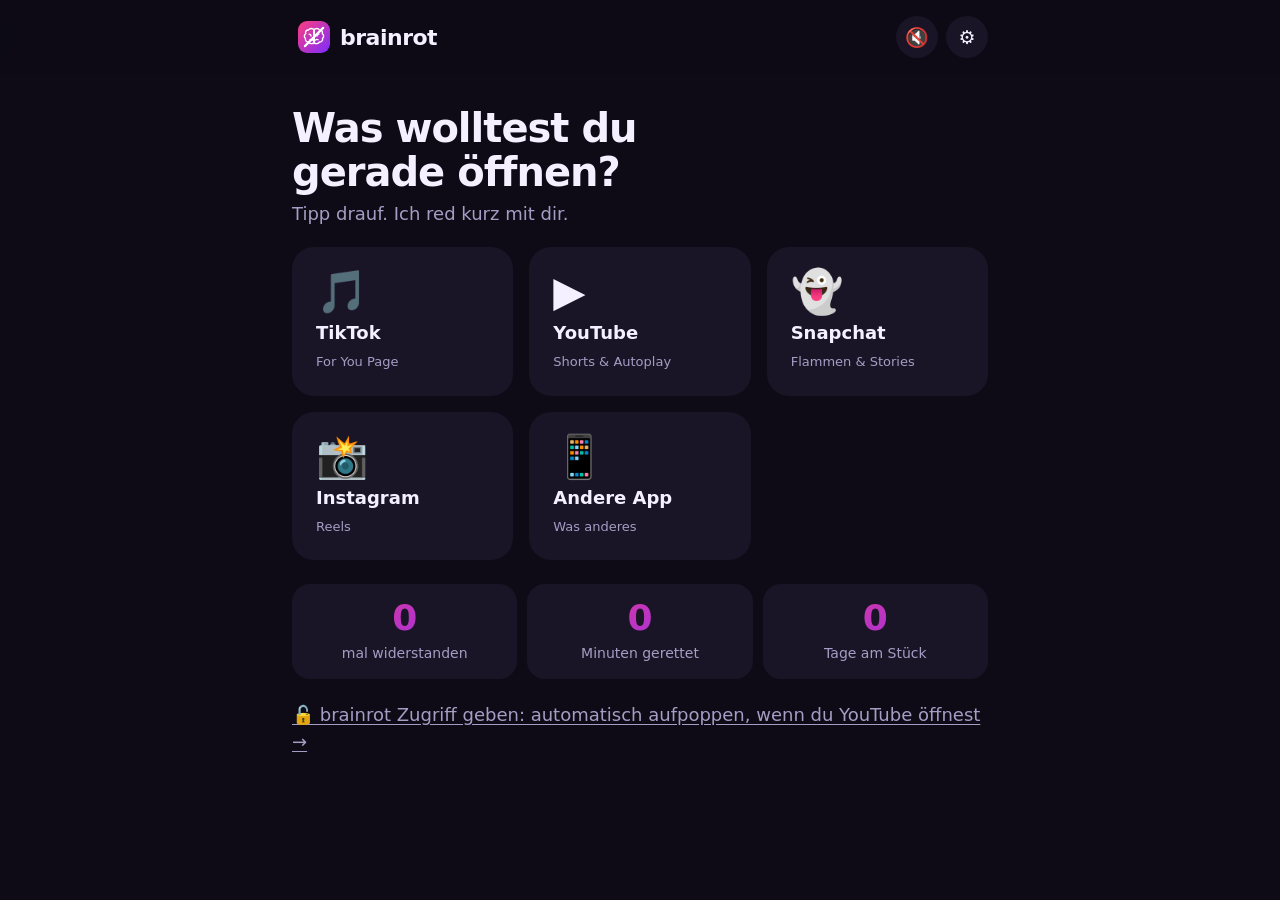
<file: brainrot/index.html>
<!doctype html>
<html lang="de">
<head>
  <meta charset="utf-8">
  <meta name="viewport" content="width=device-width, initial-scale=1, viewport-fit=cover">
  <title>brainrot – raus aus der App</title>
  <meta name="description" content="brainrot redet dich raus aus TikTok, YouTube, Snapchat und Instagram – bevor du eine Stunde weg bist.">
  <meta name="theme-color" content="#0e0b16">
  <meta name="apple-mobile-web-app-capable" content="yes">
  <meta name="apple-mobile-web-app-status-bar-style" content="black-translucent">
  <meta name="apple-mobile-web-app-title" content="brainrot">
  <link rel="manifest" href="manifest.webmanifest">
  <link rel="icon" href="icon.svg" type="image/svg+xml">
  <link rel="apple-touch-icon" href="icon-192.png">
  <link rel="stylesheet" href="style.css">
</head>
<body>
  <header class="kopf">
    <button class="logo" data-nav="start" aria-label="Zur Startseite">
      <img src="icon.svg" alt="" width="32" height="32"><span>brainrot</span>
    </button>
    <div class="kopf__knoepfe">
      <button class="rund" id="ton" aria-label="Stimme an/aus" title="Stimme an/aus">🔊</button>
      <button class="rund" data-nav="einrichten" aria-label="Einrichten" title="Automatisch starten">⚙️</button>
    </div>
  </header>

  <main>
    <!-- Start -->
    <section class="seite" id="start">
      <h1>Was wolltest du<br>gerade öffnen?</h1>
      <p class="leise">Tipp drauf. Ich red kurz mit dir.</p>

      <div class="apps" id="apps"></div>

      <div class="zahlen">
        <div><b id="z-siege">0</b><span>mal widerstanden</span></div>
        <div><b id="z-minuten">0</b><span>Minuten gerettet</span></div>
        <div><b id="z-serie">0</b><span>Tage am Stück</span></div>
      </div>

      <button class="link" data-nav="einrichten">🔓 brainrot Zugriff geben: automatisch aufpoppen, wenn du YouTube öffnest →</button>
    </section>

    <!-- Gespräch -->
    <section class="seite" id="chat" hidden>
      <div class="verlauf" id="verlauf" aria-live="polite"></div>
      <div class="unten">
        <div class="antworten" id="antworten"></div>
        <form class="eingabe" id="eingabe" hidden>
          <input id="eingabe-text" type="text" autocomplete="off" enterkeyhint="send" maxlength="300"
                 placeholder="Schreib zurück …" aria-label="Deine Antwort">
          <button type="submit" aria-label="Senden">➤</button>
        </form>
      </div>
    </section>

    <!-- Einrichten -->
    <section class="seite" id="einrichten" hidden>
      <h1>brainrot Zugriff geben</h1>
      <p>
        Damit brainrot <b>automatisch aufpoppt</b>, wenn du YouTube, TikTok &amp; Co. öffnest,
        gibst du ihm auf dem iPhone oder iPad über die App <b>Kurzbefehle</b> Zugriff. Das dauert 2 Minuten pro App.
      </p>

      <h2>📱 iPhone &amp; iPad – Schritt für Schritt</h2>
      <p class="leise">Auf dem iPad geht alles genau gleich. Fehlt dort die App Kurzbefehle, lad sie kostenlos aus dem App Store.</p>
      <ol class="schritte">
        <li>Öffne die App <b>Kurzbefehle</b>.</li>
        <li>Unten auf <b>Automation</b> tippen → oben rechts <b>+</b>.</li>
        <li><b>App</b> auswählen → bei „App“ auf <b>Auswählen</b> → <b>YouTube</b> anhaken → <b>Fertig</b>.</li>
        <li>Nur <b>„Wird geöffnet“</b> anlassen und <b>„Sofort ausführen“</b> wählen → <b>Weiter</b>.</li>
        <li><b>Neue leere Automation</b> → <b>Aktion hinzufügen</b> → nach <b>„URL öffnen“</b> suchen.</li>
        <li>Den passenden Link unten kopieren und bei „URL“ einfügen → <b>Fertig</b>.</li>
      </ol>
      <div class="links" id="links"></div>
      <p class="leise">Für TikTok, Snapchat und Instagram einfach nochmal mit dem jeweiligen Link. Ab jetzt geht brainrot jedes Mal auf, wenn du die App öffnest, und redet mit dir.</p>

      <h2>🔒 Noch strenger</h2>
      <p>Einstellungen → <b>Bildschirmzeit</b> → <b>App-Limits</b> → YouTube → z. B. 15 Minuten am Tag → <b>„Am Ende des Limits blockieren“</b> an. Danach sperrt das iPhone oder iPad die App wirklich. Tipp: Lass einen Elternteil den Bildschirmzeit-Code festlegen, dann kannst du nicht schummeln. 😉</p>

      <h2>Warum nicht direkt in der App?</h2>
      <p class="leise">Apple lässt auf iPhone und iPad keine normale App oder Website andere Apps sperren. Kurzbefehle und Bildschirmzeit sind die zwei Wege, die Apple selbst erlaubt.</p>

      <h2>Deine Zahlen</h2>
      <button class="knopf knopf--leise" id="zuruecksetzen">Alles zurücksetzen</button>
    </section>
  </main>

  <script src="app.js"></script>
</body>
</html>
</file>
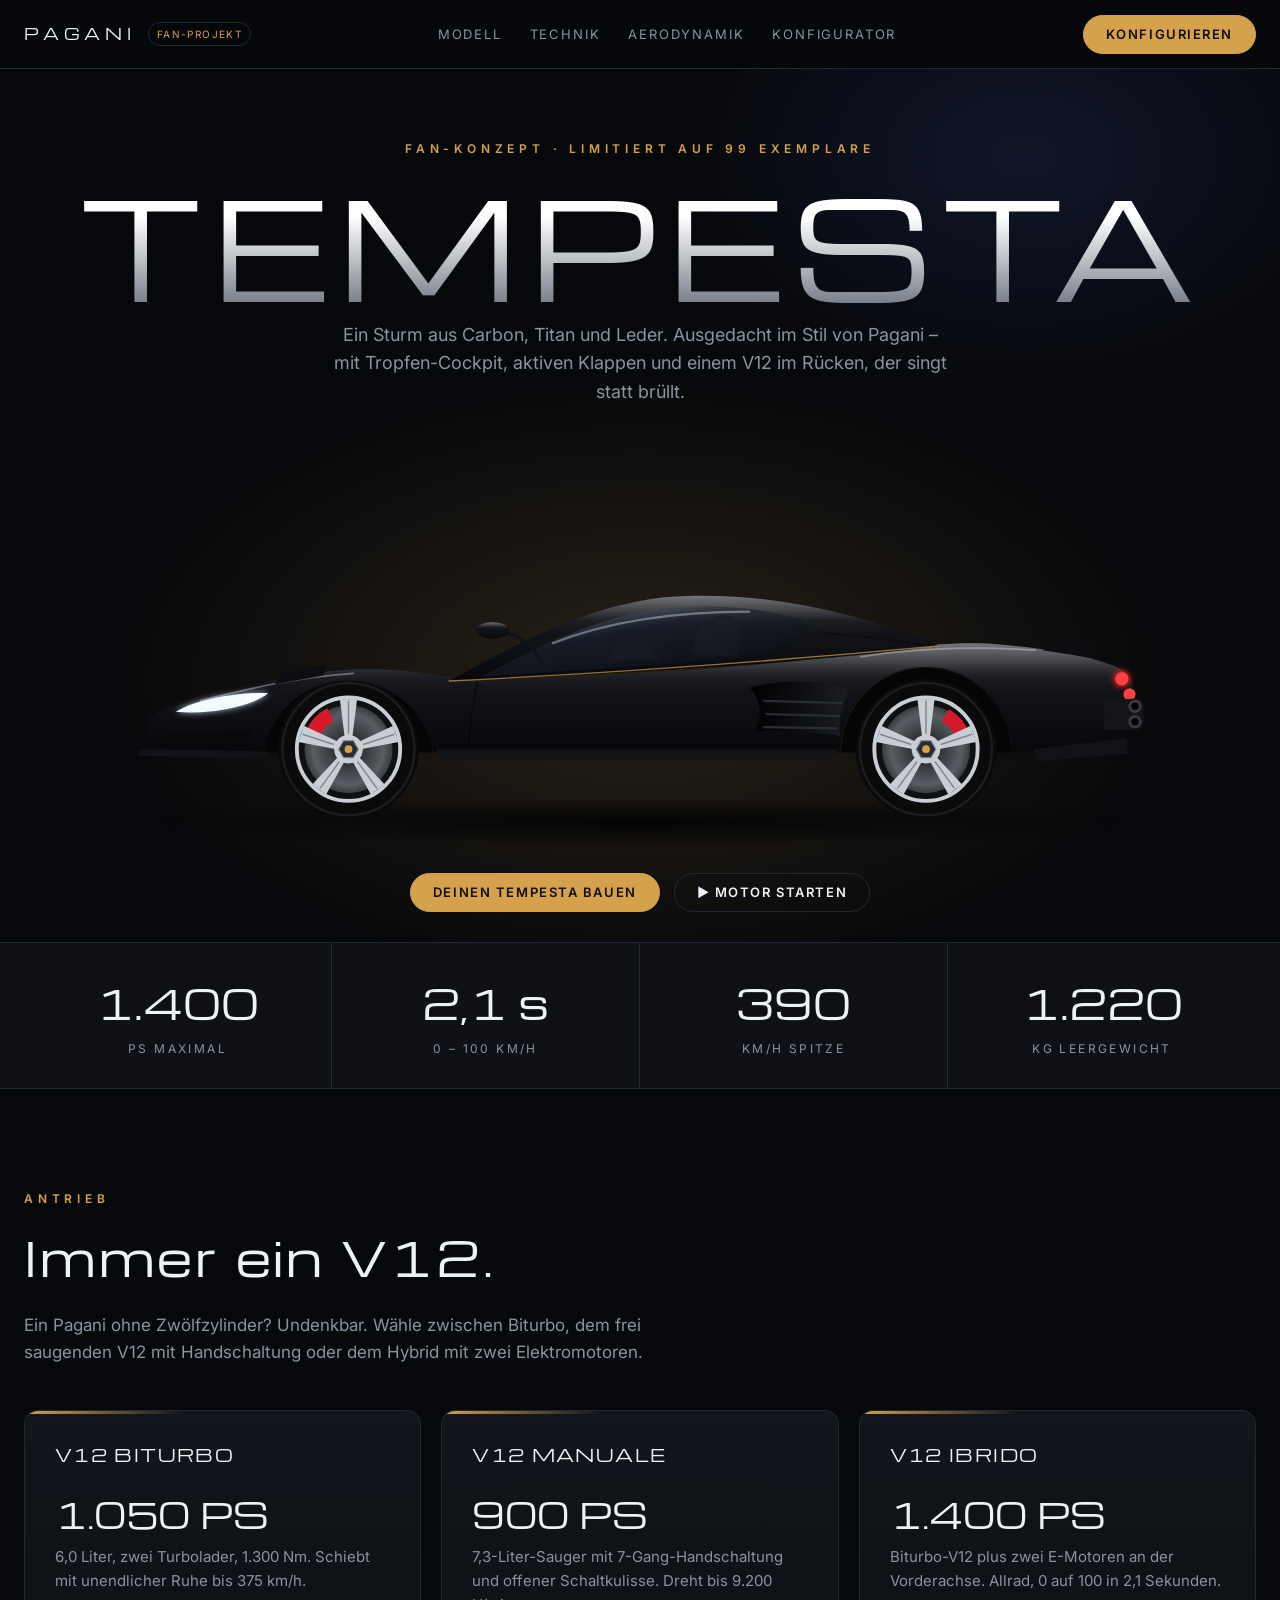
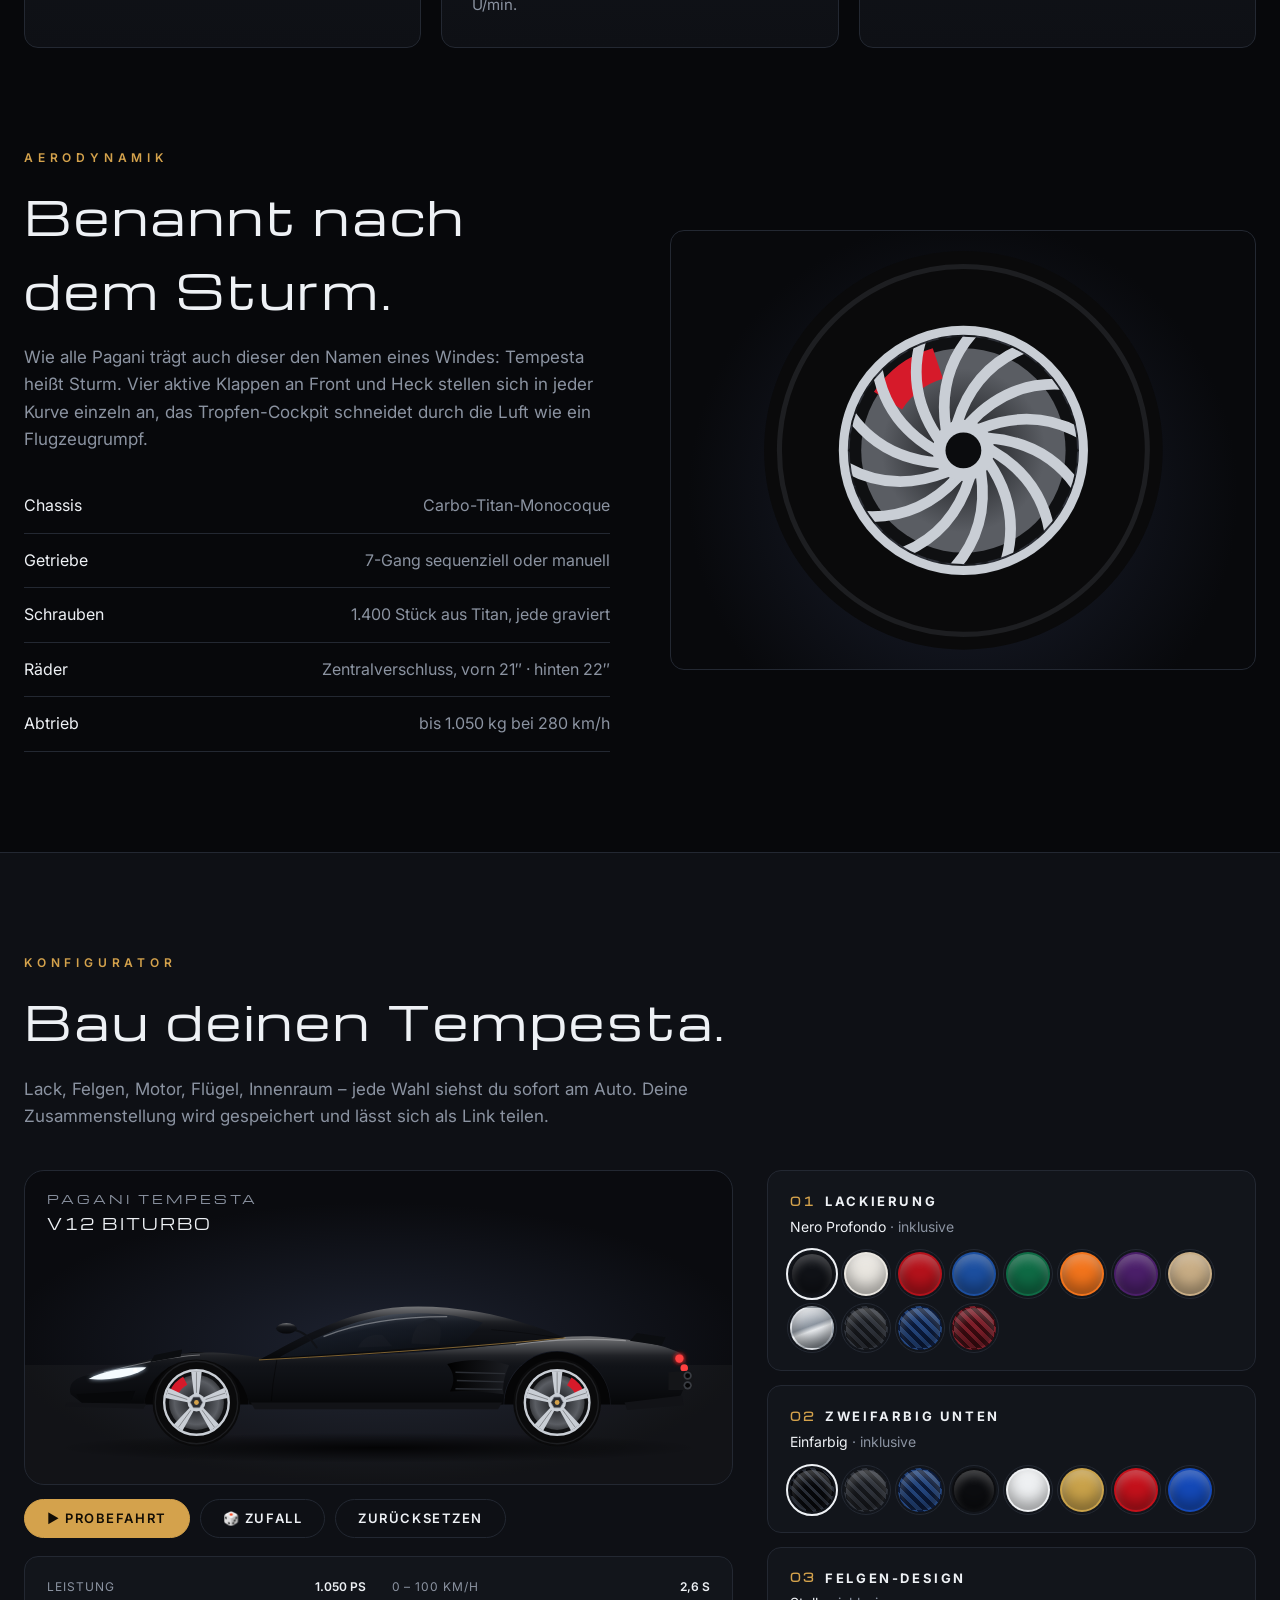
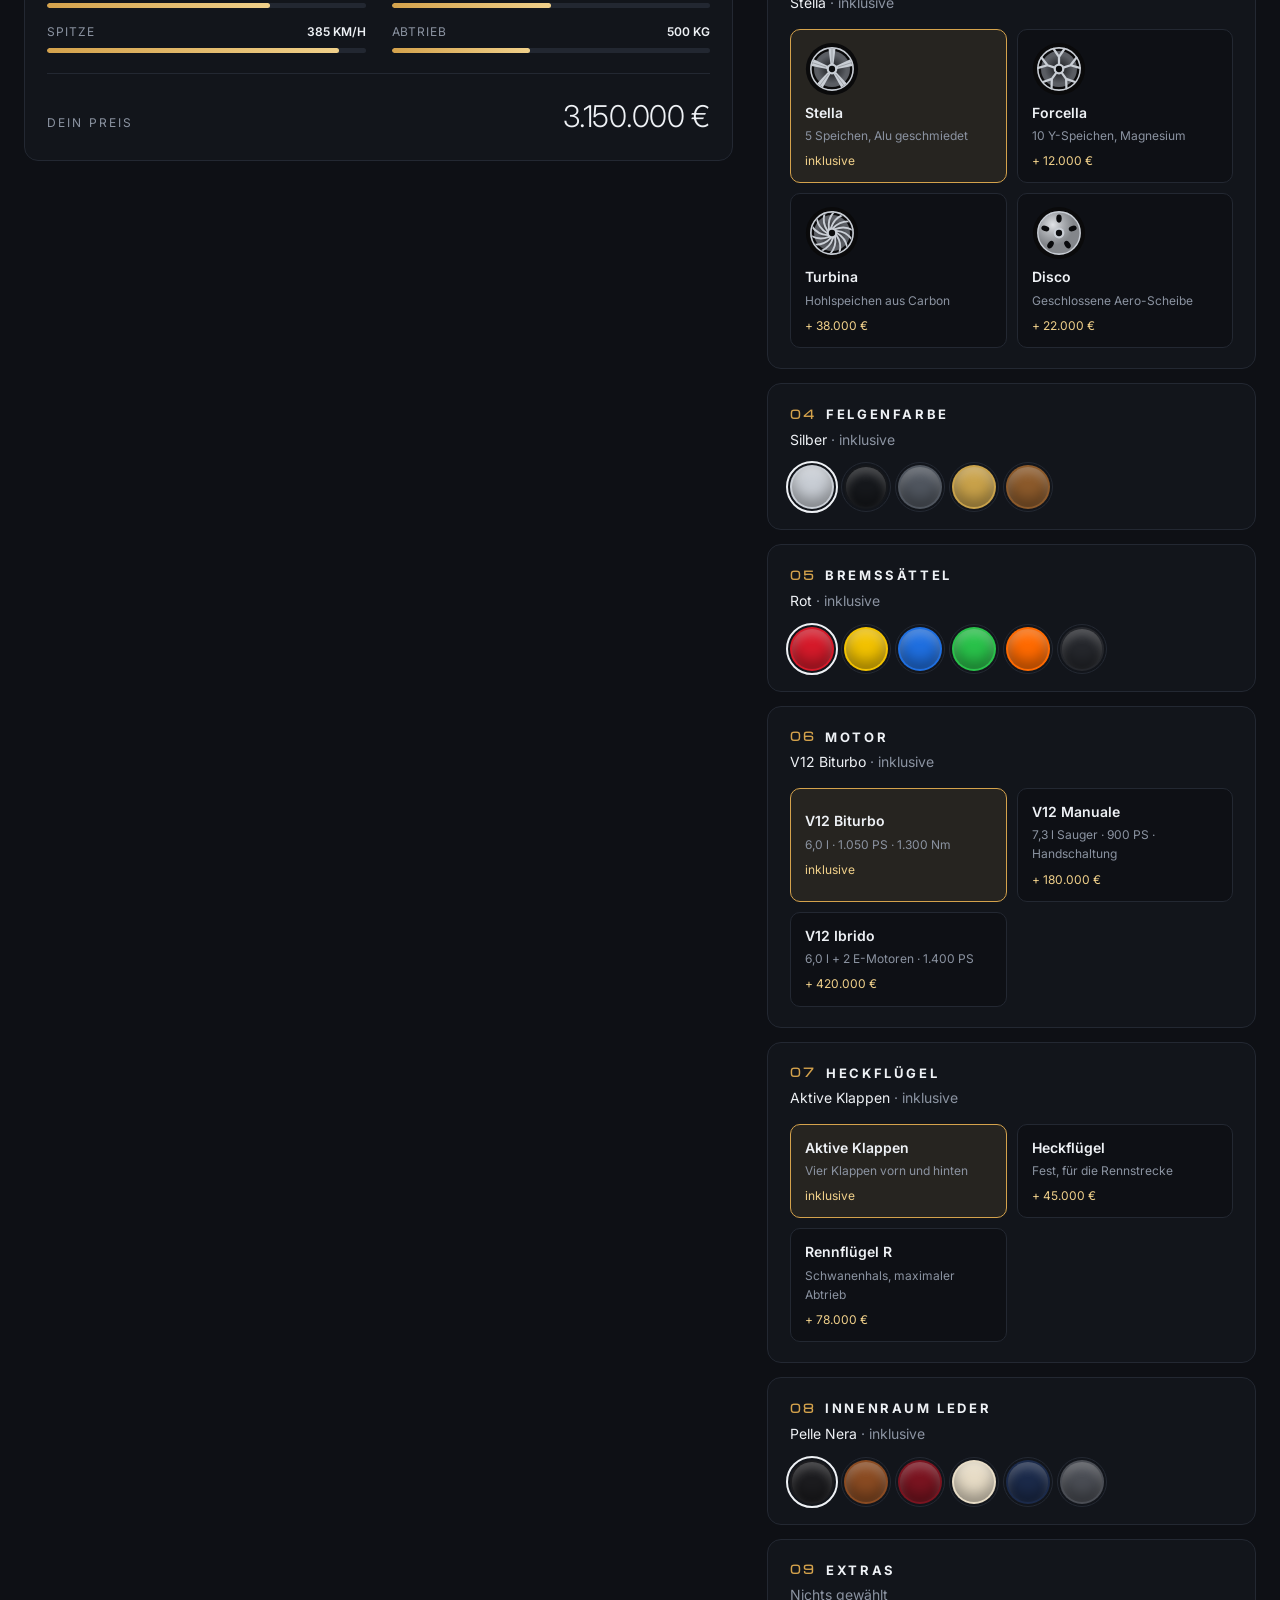
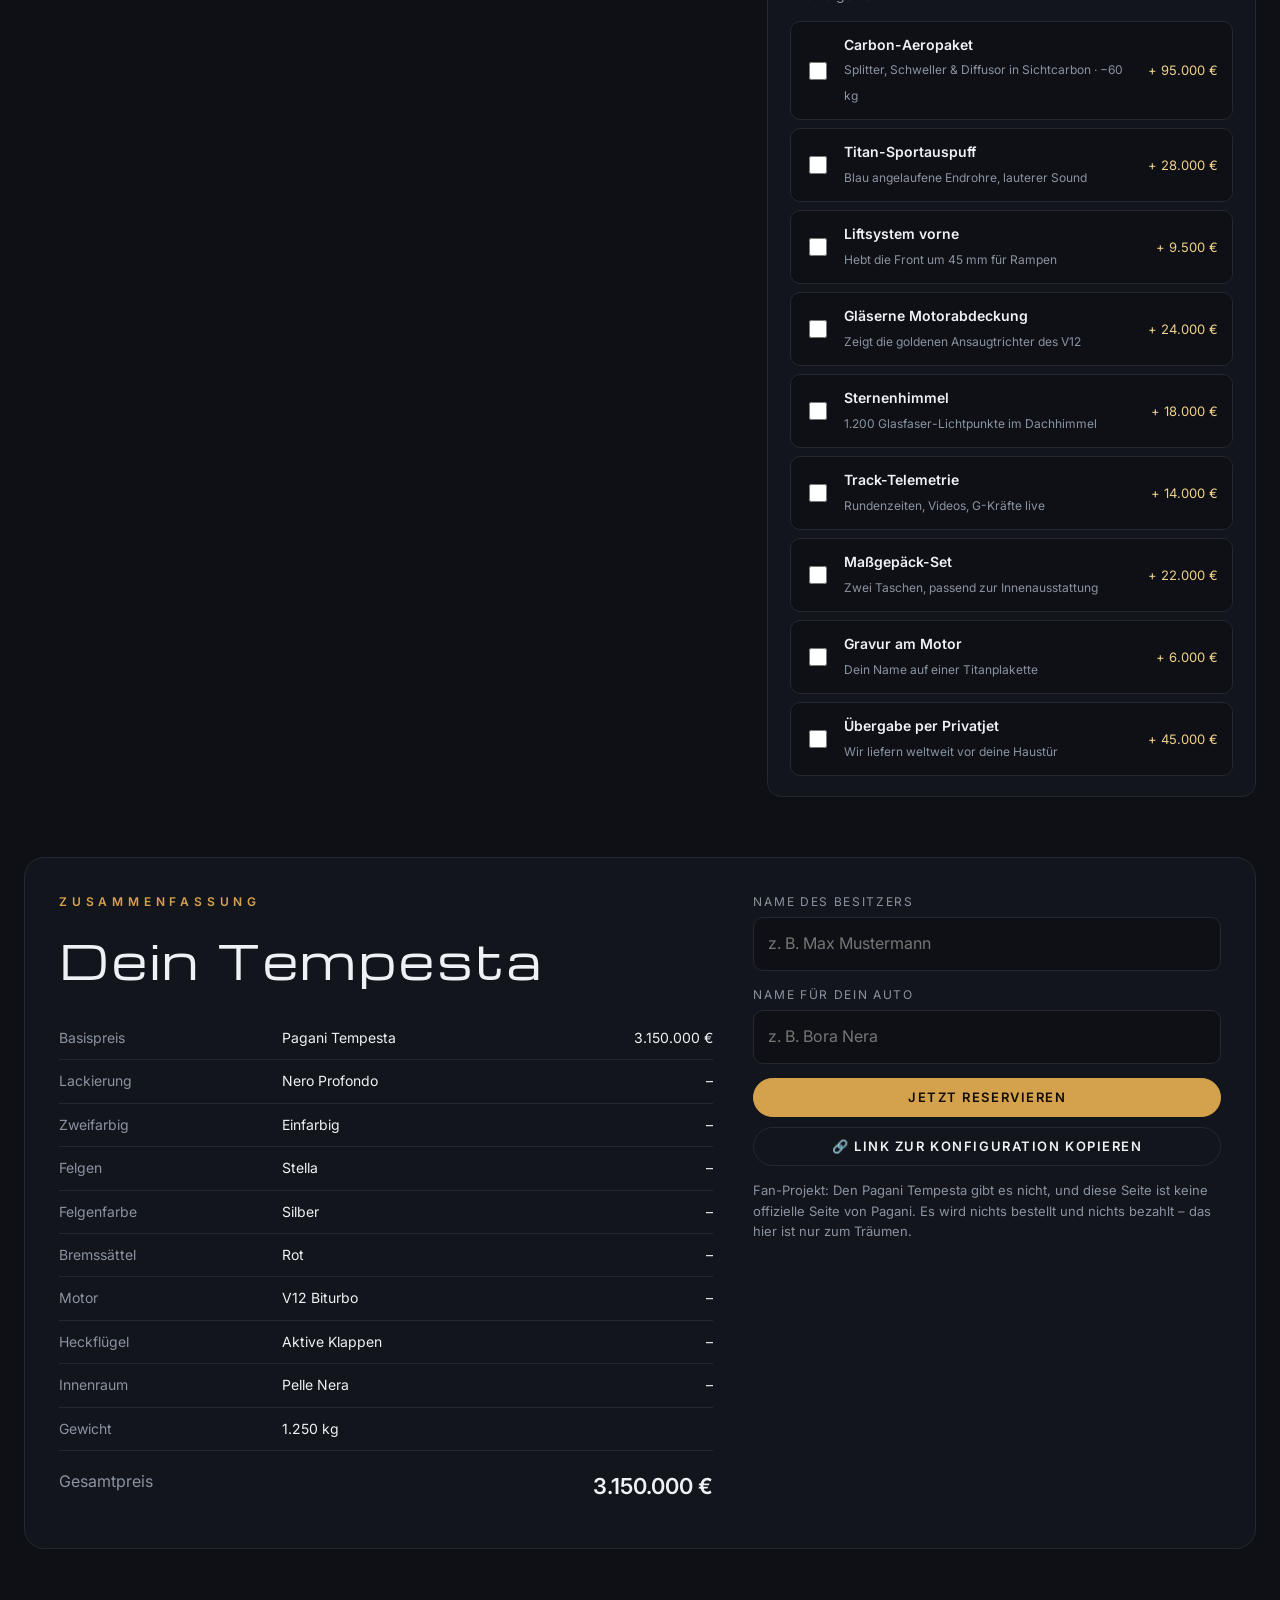
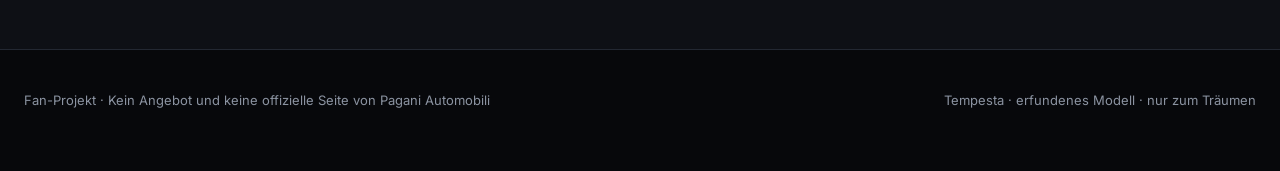
<file: supersportwagen/index.html>
<!doctype html>
<html lang="de">
<head>
<meta charset="utf-8">
<meta name="viewport" content="width=device-width, initial-scale=1">
<title>Pagani Tempesta – Fan-Konfigurator</title>
<meta name="description" content="Pagani Tempesta – ein erfundenes Pagani-Modell als Fan-Projekt. Stelle dir deinen Tempesta im Konfigurator zusammen.">
<link rel="preconnect" href="https://fonts.googleapis.com">
<link rel="preconnect" href="https://fonts.gstatic.com" crossorigin>
<link href="https://fonts.googleapis.com/css2?family=Michroma&family=Inter:wght@300;400;500;600;700&display=swap" rel="stylesheet">
<style>
  :root {
    --bg: #07080b;
    --bg-2: #0e1015;
    --panel: #12151b;
    --line: #232832;
    --text: #eef1f5;
    --muted: #8b93a1;
    --accent: #d4a24c;
    --accent-2: #f0d08a;
    --radius: 14px;
    --display: "Michroma", "Eurostile", "Arial Black", sans-serif;
    --body: "Inter", system-ui, -apple-system, "Segoe UI", sans-serif;
  }
  * { box-sizing: border-box; }
  html { scroll-behavior: smooth; }
  body {
    margin: 0;
    background: var(--bg);
    color: var(--text);
    font-family: var(--body);
    line-height: 1.6;
    -webkit-font-smoothing: antialiased;
  }
  a { color: inherit; }
  .wrap { max-width: 1320px; margin: 0 auto; padding: 0 24px; }

  /* ---------- Kopfzeile ---------- */
  header.top {
    position: sticky; top: 0; z-index: 50;
    background: rgba(7, 8, 11, .82);
    backdrop-filter: blur(12px);
    border-bottom: 1px solid var(--line);
  }
  header.top .wrap { display: flex; align-items: center; justify-content: space-between; height: 68px; gap: 16px; }
  .logo { display: flex; align-items: center; gap: 12px; text-decoration: none; }
  .logo svg { width: 34px; height: 34px; }
  .logo span { font-family: var(--display); letter-spacing: .32em; font-size: 15px; }
  .logo .fan { font-size: 10px; letter-spacing: .14em; text-transform: uppercase; color: var(--accent); border: 1px solid var(--line); border-radius: 999px; padding: 3px 8px; }
  nav.links { display: flex; gap: 28px; }
  nav.links a { text-decoration: none; color: var(--muted); font-size: 13px; letter-spacing: .14em; text-transform: uppercase; transition: color .2s; }
  nav.links a:hover { color: var(--text); }
  .btn {
    display: inline-flex; align-items: center; justify-content: center; gap: 10px;
    border: 1px solid var(--accent); background: var(--accent); color: #120d05;
    padding: 12px 22px; border-radius: 999px; cursor: pointer;
    font: 600 13px/1 var(--body); letter-spacing: .12em; text-transform: uppercase; text-decoration: none;
    transition: transform .15s, box-shadow .2s, background .2s;
  }
  .btn:hover { transform: translateY(-1px); box-shadow: 0 8px 30px rgba(212, 162, 76, .35); }
  .btn.ghost { background: transparent; color: var(--text); border-color: var(--line); }
  .btn.ghost:hover { border-color: var(--text); box-shadow: none; }

  /* ---------- Bühne ---------- */
  .hero { position: relative; overflow: hidden; padding: 70px 0 30px; }
  .hero::before {
    content: ""; position: absolute; inset: 0;
    background:
      radial-gradient(60% 50% at 50% 70%, rgba(212, 162, 76, .16), transparent 70%),
      radial-gradient(40% 40% at 80% 10%, rgba(80, 120, 255, .12), transparent 70%);
    pointer-events: none;
  }
  .hero .wrap { position: relative; text-align: center; }
  .eyebrow { color: var(--accent); font-size: 12px; letter-spacing: .4em; text-transform: uppercase; font-weight: 600; }
  .hero h1 {
    font-family: var(--display); font-weight: 400;
    font-size: clamp(40px, 10.5vw, 136px); line-height: 1; letter-spacing: .06em;
    margin: 18px 0 10px;
    background: linear-gradient(180deg, #fff 30%, #6d7480);
    -webkit-background-clip: text; background-clip: text; color: transparent;
  }
  .hero p.lead { color: var(--muted); max-width: 620px; margin: 0 auto; font-size: 18px; }
  .hero .car-hero { margin: 10px auto 0; max-width: 1100px; }
  .hero .cta { display: flex; gap: 14px; justify-content: center; flex-wrap: wrap; margin-top: 8px; }

  .stats-strip { border-top: 1px solid var(--line); border-bottom: 1px solid var(--line); background: var(--bg-2); }
  .stats-strip .wrap { display: grid; grid-template-columns: repeat(4, 1fr); }
  .stat { padding: 28px 12px; text-align: center; border-right: 1px solid var(--line); }
  .stat:last-child { border-right: 0; }
  .stat b { display: block; font-family: var(--display); font-weight: 400; font-size: clamp(22px, 3.4vw, 40px); }
  .stat span { color: var(--muted); font-size: 12px; letter-spacing: .2em; text-transform: uppercase; }

  /* ---------- Abschnitte ---------- */
  section.block { padding: 100px 0; }
  .block h2 { font-family: var(--display); font-weight: 400; font-size: clamp(26px, 4vw, 46px); letter-spacing: .06em; margin: 12px 0 18px; }
  .block p.sub { color: var(--muted); max-width: 680px; font-size: 17px; }
  .cards { display: grid; grid-template-columns: repeat(3, 1fr); gap: 20px; margin-top: 44px; }
  .card {
    background: linear-gradient(180deg, var(--panel), var(--bg-2));
    border: 1px solid var(--line); border-radius: var(--radius); padding: 30px;
    position: relative; overflow: hidden;
  }
  .card::after { content: ""; position: absolute; left: 0; top: 0; height: 3px; width: 40%; background: linear-gradient(90deg, var(--accent), transparent); }
  .card h3 { font-family: var(--display); font-weight: 400; font-size: 17px; letter-spacing: .08em; margin: 0 0 6px; }
  .card .big { font-family: var(--display); font-size: 34px; margin: 18px 0 4px; }
  .card p { color: var(--muted); margin: 0; font-size: 15px; }

  .feature { display: grid; grid-template-columns: 1fr 1fr; gap: 60px; align-items: center; }
  .feature ul { list-style: none; padding: 0; margin: 26px 0 0; }
  .feature li { padding: 14px 0; border-bottom: 1px solid var(--line); display: flex; justify-content: space-between; gap: 16px; }
  .feature li span { color: var(--muted); }
  .feature .visual {
    aspect-ratio: 4 / 3; border-radius: var(--radius); border: 1px solid var(--line);
    background: radial-gradient(circle at 50% 60%, #1b2030, #08090c 70%);
    display: grid; place-items: center; overflow: hidden;
  }

  /* ---------- Konfigurator ---------- */
  #konfigurator { background: var(--bg-2); border-top: 1px solid var(--line); }
  .config { display: grid; grid-template-columns: minmax(0, 1.45fr) minmax(0, 1fr); gap: 34px; margin-top: 40px; align-items: start; }
  .stage-col { position: sticky; top: 88px; }
  .stage {
    position: relative; border-radius: 20px; overflow: hidden; border: 1px solid var(--line);
    background:
      linear-gradient(180deg, transparent 62%, rgba(255, 255, 255, .03) 62%),
      radial-gradient(70% 60% at 50% 55%, #1d2230, #0a0b0f 75%);
    padding: 24px 10px 6px;
  }
  .stage .speed {
    position: absolute; inset: 0; opacity: 0; pointer-events: none; transition: opacity .4s;
    background: repeating-linear-gradient(90deg, transparent 0 60px, rgba(255, 255, 255, .07) 60px 62px, transparent 62px 170px);
    background-size: 340px 100%;
  }
  .stage.driving .speed { opacity: 1; animation: rush .25s linear infinite; }
  @keyframes rush { from { background-position: 0 0; } to { background-position: 340px 0; } }
  .stage.driving .car-body { animation: rumble .12s linear infinite; }
  @keyframes rumble { 0%, 100% { transform: translateY(0); } 50% { transform: translateY(1.2px); } }
  .stage.driving .spin, .hero.driving .spin { animation: spin .28s linear infinite reverse; }
  @keyframes spin { to { transform: rotate(360deg); } }
  .spin { transform-box: fill-box; transform-origin: center; }
  .stage-name {
    position: absolute; left: 22px; top: 18px; font-family: var(--display); letter-spacing: .25em; font-size: 12px; color: var(--muted);
  }
  .stage-name b { color: var(--text); font-weight: 400; display: block; font-size: 15px; margin-top: 4px; letter-spacing: .14em; }
  .stage-actions { display: flex; gap: 10px; margin-top: 14px; flex-wrap: wrap; }

  .live { margin-top: 18px; background: var(--panel); border: 1px solid var(--line); border-radius: var(--radius); padding: 20px 22px; }
  .bars { display: grid; grid-template-columns: 1fr 1fr; gap: 14px 26px; }
  .bar label { display: flex; justify-content: space-between; font-size: 12px; color: var(--muted); letter-spacing: .08em; text-transform: uppercase; }
  .bar label b { color: var(--text); font-weight: 600; letter-spacing: 0; }
  .bar .track { height: 5px; border-radius: 3px; background: #222731; margin-top: 7px; overflow: hidden; }
  .bar .fill { height: 100%; border-radius: 3px; background: linear-gradient(90deg, var(--accent), var(--accent-2)); transition: width .5s cubic-bezier(.2, .8, .2, 1); }
  .price-row { display: flex; justify-content: space-between; align-items: baseline; margin-top: 20px; padding-top: 18px; border-top: 1px solid var(--line); gap: 12px; flex-wrap: wrap; }
  .price-row span { color: var(--muted); font-size: 12px; letter-spacing: .18em; text-transform: uppercase; }
  .price-row strong { font-weight: 300; letter-spacing: -.01em; font-size: clamp(22px, 2.6vw, 30px); }

  .opts { display: flex; flex-direction: column; gap: 14px; }
  .group { background: var(--panel); border: 1px solid var(--line); border-radius: var(--radius); padding: 20px 22px; }
  .group h3 { margin: 0 0 4px; font-size: 13px; letter-spacing: .2em; text-transform: uppercase; display: flex; gap: 10px; align-items: center; }
  .group h3 i { font-style: normal; color: var(--accent); font-family: var(--display); font-size: 11px; }
  .group .chosen { color: var(--muted); font-size: 14px; margin-bottom: 14px; min-height: 1.2em; }
  .group .chosen em { font-style: normal; color: var(--text); }

  .swatches { display: flex; flex-wrap: wrap; gap: 10px; }
  .swatch {
    width: 44px; height: 44px; border-radius: 50%; cursor: pointer; padding: 0;
    border: 2px solid transparent; outline: 1px solid var(--line); outline-offset: 2px;
    box-shadow: inset 0 -8px 14px rgba(0, 0, 0, .35), inset 0 6px 10px rgba(255, 255, 255, .25);
    transition: transform .15s, outline-color .15s;
  }
  .swatch:hover { transform: scale(1.08); }
  .swatch[aria-pressed="true"] { outline: 2px solid var(--text); }
  .swatch.none { background: repeating-linear-gradient(45deg, #2a2f39 0 3px, transparent 3px 7px), var(--bg); }

  .choices { display: grid; grid-template-columns: 1fr 1fr; gap: 10px; }
  .choice {
    text-align: left; background: var(--bg-2); color: var(--text); cursor: pointer;
    border: 1px solid var(--line); border-radius: 10px; padding: 12px 14px; font: inherit;
    transition: border-color .15s, background .15s;
  }
  .choice:hover { border-color: #3a4150; }
  .choice[aria-pressed="true"] { border-color: var(--accent); background: rgba(212, 162, 76, .1); }
  .choice b { display: block; font-size: 14px; font-weight: 600; }
  .choice small { display: block; color: var(--muted); font-size: 12px; margin-top: 2px; }
  .choice .pr { color: var(--accent-2); font-size: 12px; margin-top: 6px; display: block; }
  .choice svg { width: 54px; height: 54px; display: block; margin-bottom: 6px; }
  .choices.wide { grid-template-columns: 1fr; }

  .extras { display: flex; flex-direction: column; gap: 8px; }
  .extra {
    display: flex; align-items: center; gap: 14px; cursor: pointer;
    background: var(--bg-2); border: 1px solid var(--line); border-radius: 10px; padding: 12px 14px;
  }
  .extra:hover { border-color: #3a4150; }
  .extra input { width: 18px; height: 18px; accent-color: var(--accent); flex: none; }
  .extra div { flex: 1; }
  .extra b { font-size: 14px; font-weight: 600; display: block; }
  .extra small { color: var(--muted); font-size: 12px; }
  .extra .pr { color: var(--accent-2); font-size: 13px; white-space: nowrap; }

  .summary { margin-top: 60px; background: var(--panel); border: 1px solid var(--line); border-radius: 20px; padding: 34px; }
  .summary-grid { display: grid; grid-template-columns: 1.4fr 1fr; gap: 40px; }
  .summary table { width: 100%; border-collapse: collapse; font-size: 14px; }
  .summary td { padding: 10px 0; border-bottom: 1px solid var(--line); vertical-align: top; }
  .summary td:first-child { color: var(--muted); width: 34%; padding-right: 12px; }
  .summary td:last-child { text-align: right; white-space: nowrap; padding-left: 12px; }
  .summary tfoot td { border-bottom: 0; padding-top: 18px; font-size: 16px; color: var(--text); }
  .summary tfoot td:last-child { font-size: 22px; font-weight: 600; }
  .field { display: flex; flex-direction: column; gap: 6px; margin-bottom: 14px; }
  .field label { font-size: 12px; letter-spacing: .14em; text-transform: uppercase; color: var(--muted); }
  .field input {
    background: var(--bg-2); border: 1px solid var(--line); border-radius: 10px; color: var(--text);
    padding: 13px 14px; font: inherit;
  }
  .field input:focus { outline: none; border-color: var(--accent); }
  .note { color: var(--muted); font-size: 13px; margin-top: 14px; }
  .toast {
    position: fixed; left: 50%; bottom: 28px; transform: translate(-50%, 30px); opacity: 0;
    background: var(--text); color: var(--bg); padding: 12px 20px; border-radius: 999px; font-weight: 600; font-size: 14px;
    transition: .3s; z-index: 100; pointer-events: none;
  }
  .toast.show { opacity: 1; transform: translate(-50%, 0); }

  dialog {
    border: 1px solid var(--line); border-radius: 20px; background: var(--panel); color: var(--text);
    max-width: 560px; width: calc(100% - 32px); padding: 34px; text-align: center;
  }
  dialog::backdrop { background: rgba(0, 0, 0, .7); backdrop-filter: blur(4px); }
  dialog h3 { font-family: var(--display); font-weight: 400; letter-spacing: .08em; font-size: 22px; margin: 10px 0; }
  dialog p { color: var(--muted); }
  dialog .num { font-family: var(--display); color: var(--accent-2); letter-spacing: .2em; }

  footer { border-top: 1px solid var(--line); padding: 40px 0 60px; color: var(--muted); font-size: 13px; }
  footer .wrap { display: flex; justify-content: space-between; gap: 20px; flex-wrap: wrap; }

  @media (max-width: 1000px) {
    .config { grid-template-columns: 1fr; }
    .stage-col { position: static; }
    .feature { grid-template-columns: 1fr; gap: 30px; }
    .cards { grid-template-columns: 1fr; }
    .summary-grid { grid-template-columns: 1fr; }
  }
  @media (max-width: 720px) {
    .wrap { padding: 0 16px; }
    nav.links { display: none; }
    header.top .btn { display: none; }
    .stats-strip .wrap { grid-template-columns: repeat(2, 1fr); }
    .stat:nth-child(2) { border-right: 0; }
    .stat:nth-child(-n+2) { border-bottom: 1px solid var(--line); }
    section.block { padding: 70px 0; }
    .bars { grid-template-columns: 1fr; }
    .choices { grid-template-columns: 1fr; }
    .summary { padding: 22px; }
  }
  @media (prefers-reduced-motion: reduce) {
    *, *::before, *::after { animation: none !important; transition: none !important; }
  }
</style>
</head>
<body>

<header class="top">
  <div class="wrap">
    <a class="logo" href="#top" aria-label="Pagani Tempesta Startseite">
      <span>PAGANI</span><small class="fan">Fan-Projekt</small>
    </a>
    <nav class="links">
      <a href="#modell">Modell</a>
      <a href="#technik">Technik</a>
      <a href="#aero">Aerodynamik</a>
      <a href="#konfigurator">Konfigurator</a>
    </nav>
    <a class="btn" href="#konfigurator">Konfigurieren</a>
  </div>
</header>

<main id="top">
  <section class="hero" id="modell">
    <div class="wrap">
      <div class="eyebrow">Fan-Konzept · Limitiert auf 99 Exemplare</div>
      <h1>TEMPESTA</h1>
      <p class="lead">Ein Sturm aus Carbon, Titan und Leder. Ausgedacht im Stil von Pagani – mit Tropfen-Cockpit, aktiven Klappen und einem V12 im Rücken, der singt statt brüllt.</p>
      <div class="car-hero" id="heroCar"></div>
      <div class="cta">
        <a class="btn" href="#konfigurator">Deinen Tempesta bauen</a>
        <button class="btn ghost" type="button" id="heroStart">▶ Motor starten</button>
      </div>
    </div>
  </section>

  <div class="stats-strip">
    <div class="wrap">
      <div class="stat"><b>1.400</b><span>PS maximal</span></div>
      <div class="stat"><b>2,1 s</b><span>0 – 100 km/h</span></div>
      <div class="stat"><b>390</b><span>km/h Spitze</span></div>
      <div class="stat"><b>1.220</b><span>kg Leergewicht</span></div>
    </div>
  </div>

  <section class="block" id="technik">
    <div class="wrap">
      <div class="eyebrow">Antrieb</div>
      <h2>Immer ein V12.</h2>
      <p class="sub">Ein Pagani ohne Zwölfzylinder? Undenkbar. Wähle zwischen Biturbo, dem frei saugenden V12 mit Handschaltung oder dem Hybrid mit zwei Elektromotoren.</p>
      <div class="cards">
        <div class="card"><h3>V12 BITURBO</h3><div class="big">1.050 PS</div><p>6,0 Liter, zwei Turbolader, 1.300 Nm. Schiebt mit unendlicher Ruhe bis 375 km/h.</p></div>
        <div class="card"><h3>V12 MANUALE</h3><div class="big">900 PS</div><p>7,3-Liter-Sauger mit 7-Gang-Handschaltung und offener Schaltkulisse. Dreht bis 9.200 U/min.</p></div>
        <div class="card"><h3>V12 IBRIDO</h3><div class="big">1.400 PS</div><p>Biturbo-V12 plus zwei E-Motoren an der Vorderachse. Allrad, 0 auf 100 in 2,1 Sekunden.</p></div>
      </div>
    </div>
  </section>

  <section class="block" id="aero" style="padding-top:0">
    <div class="wrap feature">
      <div>
        <div class="eyebrow">Aerodynamik</div>
        <h2>Benannt nach dem Sturm.</h2>
        <p class="sub">Wie alle Pagani trägt auch dieser den Namen eines Windes: Tempesta heißt Sturm. Vier aktive Klappen an Front und Heck stellen sich in jeder Kurve einzeln an, das Tropfen-Cockpit schneidet durch die Luft wie ein Flugzeugrumpf.</p>
        <ul>
          <li>Chassis <span>Carbo-Titan-Monocoque</span></li>
          <li>Getriebe <span>7-Gang sequenziell oder manuell</span></li>
          <li>Schrauben <span>1.400 Stück aus Titan, jede graviert</span></li>
          <li>Räder <span>Zentralverschluss, vorn 21″ · hinten 22″</span></li>
          <li>Abtrieb <span>bis 1.050 kg bei 280 km/h</span></li>
        </ul>
      </div>
      <div class="visual" id="wheelVisual" aria-hidden="true"></div>
    </div>
  </section>

  <section class="block" id="konfigurator">
    <div class="wrap">
      <div class="eyebrow">Konfigurator</div>
      <h2>Bau deinen Tempesta.</h2>
      <p class="sub">Lack, Felgen, Motor, Flügel, Innenraum – jede Wahl siehst du sofort am Auto. Deine Zusammenstellung wird gespeichert und lässt sich als Link teilen.</p>

      <div class="config">
        <div class="stage-col">
          <div class="stage" id="stage">
            <div class="speed"></div>
            <div class="stage-name">PAGANI TEMPESTA<b id="stageEngine">V12 BITURBO</b></div>
            <div id="stageCar"></div>
          </div>
          <div class="stage-actions">
            <button class="btn" type="button" id="drive">▶ Probefahrt</button>
            <button class="btn ghost" type="button" id="random">🎲 Zufall</button>
            <button class="btn ghost" type="button" id="reset">Zurücksetzen</button>
          </div>
          <div class="live">
            <div class="bars">
              <div class="bar"><label>Leistung <b id="vPs"></b></label><div class="track"><div class="fill" id="bPs"></div></div></div>
              <div class="bar"><label>0 – 100 km/h <b id="vAcc"></b></label><div class="track"><div class="fill" id="bAcc"></div></div></div>
              <div class="bar"><label>Spitze <b id="vTop"></b></label><div class="track"><div class="fill" id="bTop"></div></div></div>
              <div class="bar"><label>Abtrieb <b id="vDown"></b></label><div class="track"><div class="fill" id="bDown"></div></div></div>
            </div>
            <div class="price-row"><span>Dein Preis</span><strong id="price"></strong></div>
          </div>
        </div>

        <div class="opts" id="opts"></div>
      </div>

      <div class="summary" id="zusammenfassung">
        <div class="summary-grid">
          <div>
            <div class="eyebrow">Zusammenfassung</div>
            <h2 style="margin-bottom:20px">Dein Tempesta</h2>
            <table>
              <tbody id="sumBody"></tbody>
              <tfoot><tr><td>Gesamtpreis</td><td></td><td id="sumTotal"></td></tr></tfoot>
            </table>
          </div>
          <div>
            <div class="field">
              <label for="owner">Name des Besitzers</label>
              <input id="owner" maxlength="40" placeholder="z. B. Max Mustermann" autocomplete="name">
            </div>
            <div class="field">
              <label for="plateName">Name für dein Auto</label>
              <input id="plateName" maxlength="24" placeholder="z. B. Bora Nera">
            </div>
            <button class="btn" type="button" id="order" style="width:100%">Jetzt reservieren</button>
            <button class="btn ghost" type="button" id="share" style="width:100%;margin-top:10px">🔗 Link zur Konfiguration kopieren</button>
            <p class="note">Fan-Projekt: Den Pagani Tempesta gibt es nicht, und diese Seite ist keine offizielle Seite von Pagani. Es wird nichts bestellt und nichts bezahlt – das hier ist nur zum Träumen.</p>
          </div>
        </div>
      </div>
    </div>
  </section>
</main>

<footer>
  <div class="wrap">
    <div>Fan-Projekt · Kein Angebot und keine offizielle Seite von Pagani Automobili</div>
    <div>Tempesta · erfundenes Modell · nur zum Träumen</div>
  </div>
</footer>

<dialog id="dlg">
  <div class="eyebrow">Reservierung bestätigt</div>
  <h3 id="dlgTitle">Glückwunsch!</h3>
  <p id="dlgText"></p>
  <p>Fahrgestellnummer<br><span class="num" id="dlgNum"></span></p>
  <button class="btn" type="button" id="dlgClose">Schließen</button>
</dialog>

<div class="toast" id="toast"></div>

<script>
(() => {
  "use strict";

  /* =========================================================
     Optionen
     ========================================================= */
  const BASE_PRICE = 3150000;

  const PAINTS = [
    { id: "nero",     name: "Nero Profondo",    c: "#101217", p: 0 },
    { id: "bianco",   name: "Bianco Perla",     c: "#e9e6e0", p: 0 },
    { id: "rosso",    name: "Rosso Corsa",      c: "#b5121b", p: 6500 },
    { id: "blu",      name: "Blu Tricolore",    c: "#1c4fa0", p: 6500 },
    { id: "verde",    name: "Verde Smeraldo",   c: "#0f6b45", p: 8000 },
    { id: "arancio",  name: "Arancio Sole",     c: "#f2741c", p: 8000 },
    { id: "viola",    name: "Viola Imperiale",  c: "#4b1f6a", p: 9500 },
    { id: "oro",      name: "Oro Sabbia",       c: "#c8ad85", p: 9500 },
    { id: "argento",  name: "Argento Liquido",  c: "chrome", sw: "linear-gradient(160deg,#fbfcfe,#8d96a1 45%,#eef1f4 55%,#5e666f)", p: 14000 },
    { id: "carbon",   name: "Carbonio a vista", c: "carbon", sw: "repeating-linear-gradient(45deg,#16181c 0 4px,#30343c 4px 8px)", p: 95000 },
    { id: "carbonblu",   name: "Carbonio Blu",   c: "carbonblu", sw: "repeating-linear-gradient(45deg,#0b1a3a 0 4px,#24467e 4px 8px)", p: 125000 },
    { id: "carbonrosso", name: "Carbonio Rosso", c: "carbonrosso", sw: "repeating-linear-gradient(45deg,#3a0b10 0 4px,#7e1f2a 4px 8px)", p: 125000 }
  ];
  const ACCENTS = [
    { id: "none",   name: "Einfarbig",        c: null, p: 0 },
    { id: "carbon", name: "Carbon",           c: "carbon", sw: "repeating-linear-gradient(45deg,#16181c 0 4px,#30343c 4px 8px)", p: 15000 },
    { id: "carbonblu", name: "Carbonio Blu",  c: "carbonblu", sw: "repeating-linear-gradient(45deg,#0b1a3a 0 4px,#24467e 4px 8px)", p: 32000 },
    { id: "schwarz",name: "Schwarz",          c: "#0c0d10", p: 9000 },
    { id: "weiss",  name: "Weiß",             c: "#eef0f2", p: 9000 },
    { id: "gold",   name: "Gold",             c: "#c9a24a", p: 14000 },
    { id: "rot",    name: "Rot",              c: "#c4111b", p: 9000 },
    { id: "blau",   name: "Blau",             c: "#1449b8", p: 9000 }
  ];
  const RIMS = [
    { id: "stern",   name: "Stella",       info: "5 Speichen, Alu geschmiedet",  p: 0 },
    { id: "ypsilon", name: "Forcella",     info: "10 Y-Speichen, Magnesium",     p: 12000 },
    { id: "turbine", name: "Turbina",      info: "Hohlspeichen aus Carbon",      p: 38000 },
    { id: "aero",    name: "Disco",        info: "Geschlossene Aero-Scheibe",    p: 22000 }
  ];
  const RIM_COLORS = [
    { id: "silber",   name: "Silber",   c: "#c9ced5", p: 0 },
    { id: "schwarz",  name: "Schwarz",  c: "#16181c", p: 0 },
    { id: "gunmetal", name: "Gunmetal", c: "#50565f", p: 2500 },
    { id: "gold",     name: "Gold",     c: "#c9a24a", p: 4500 },
    { id: "bronze",   name: "Bronze",   c: "#8c5a2b", p: 4500 }
  ];
  const CALIPERS = [
    { id: "rot",     name: "Rot",     c: "#d61a2a", p: 0 },
    { id: "gelb",    name: "Gelb",    c: "#f2c200", p: 1800 },
    { id: "blau",    name: "Blau",    c: "#1f6fe0", p: 1800 },
    { id: "gruen",   name: "Grün",    c: "#29c24a", p: 1800 },
    { id: "orange",  name: "Orange",  c: "#ff6a00", p: 1800 },
    { id: "schwarz", name: "Schwarz", c: "#25272c", p: 0 }
  ];
  const ENGINES = [
    { id: "v12", name: "V12 Biturbo",  info: "6,0 l · 1.050 PS · 1.300 Nm",       ps: 1050, acc: 2.6, top: 375, weight: 1250, pitch: 0.9, p: 0 },
    { id: "man", name: "V12 Manuale",  info: "7,3 l Sauger · 900 PS · Handschaltung", ps: 900, acc: 2.9, top: 360, weight: 1220, pitch: 1.3, p: 180000 },
    { id: "hyb", name: "V12 Ibrido",   info: "6,0 l + 2 E-Motoren · 1.400 PS",     ps: 1400, acc: 2.1, top: 390, weight: 1390, pitch: 1.1, p: 420000 }
  ];
  const WINGS = [
    { id: "aktiv",  name: "Aktive Klappen", info: "Vier Klappen vorn und hinten", down: 500,  top: 10,  p: 0 },
    { id: "track",  name: "Heckflügel",     info: "Fest, für die Rennstrecke",    down: 800,  top: -10, p: 45000 },
    { id: "swan",   name: "Rennflügel R",   info: "Schwanenhals, maximaler Abtrieb", down: 1050, top: -22, p: 78000 }
  ];
  const INTERIORS = [
    { id: "nero",    name: "Pelle Nera",      c: "#1c1c1f", p: 0 },
    { id: "tabacco", name: "Cuoio Tabacco",   c: "#8a4b22", p: 7500 },
    { id: "bordeaux",name: "Rosso Bordeaux",  c: "#7a1420", p: 7500 },
    { id: "avorio",  name: "Avorio",          c: "#e7dcc6", p: 7500 },
    { id: "blunotte",name: "Blu Notte",       c: "#1b2a4a", p: 7500 },
    { id: "alcantara", name: "Alcantara Grigio", c: "#4a4d54", p: 9000 }
  ];
  const EXTRAS = [
    { id: "aeroCarbon", name: "Carbon-Aeropaket", info: "Splitter, Schweller & Diffusor in Sichtcarbon · −60 kg", p: 95000 },
    { id: "titan",      name: "Titan-Sportauspuff", info: "Blau angelaufene Endrohre, lauterer Sound", p: 28000 },
    { id: "lift",       name: "Liftsystem vorne", info: "Hebt die Front um 45 mm für Rampen", p: 9500 },
    { id: "motorglas",  name: "Gläserne Motorabdeckung", info: "Zeigt die goldenen Ansaugtrichter des V12", p: 24000 },
    { id: "sterne",     name: "Sternenhimmel", info: "1.200 Glasfaser-Lichtpunkte im Dachhimmel", p: 18000 },
    { id: "telemetrie", name: "Track-Telemetrie", info: "Rundenzeiten, Videos, G-Kräfte live", p: 14000 },
    { id: "gepaeck",    name: "Maßgepäck-Set", info: "Zwei Taschen, passend zur Innenausstattung", p: 22000 },
    { id: "gravur",     name: "Gravur am Motor", info: "Dein Name auf einer Titanplakette", p: 6000 },
    { id: "jet",        name: "Übergabe per Privatjet", info: "Wir liefern weltweit vor deine Haustür", p: 45000 }
  ];

  const DEFAULT = {
    paint: "nero", accent: "none", rim: "stern", rimColor: "silber", caliper: "rot",
    engine: "v12", wing: "aktiv", interior: "nero", extras: []
  };

  const byId = (list, id) => list.find((x) => x.id === id) || list[0];
  const euro = new Intl.NumberFormat("de-DE", { style: "currency", currency: "EUR", maximumFractionDigits: 0 });
  const fmtPrice = (p) => (p === 0 ? "inklusive" : "+ " + euro.format(p));

  /* =========================================================
     Zustand laden: Link > gespeicherte Wahl > Standard
     ========================================================= */
  function sanitize(s) {
    const out = { ...DEFAULT };
    if (!s || typeof s !== "object") return out;
    const pick = (key, list) => { if (list.some((x) => x.id === s[key])) out[key] = s[key]; };
    pick("paint", PAINTS); pick("accent", ACCENTS); pick("rim", RIMS); pick("rimColor", RIM_COLORS);
    pick("caliper", CALIPERS); pick("engine", ENGINES); pick("wing", WINGS); pick("interior", INTERIORS);
    if (Array.isArray(s.extras)) out.extras = s.extras.filter((id) => EXTRAS.some((x) => x.id === id));
    return out;
  }
  function loadState() {
    const m = location.hash.match(/^#c=(.+)$/);
    if (m) { try { return sanitize(JSON.parse(decodeURIComponent(m[1]))); } catch (e) { /* weiter */ } }
    try { return sanitize(JSON.parse(localStorage.getItem("tempesta-config"))); } catch (e) { return { ...DEFAULT }; }
  }
  let state = loadState();
  function saveState() {
    try { localStorage.setItem("tempesta-config", JSON.stringify(state)); } catch (e) { /* ohne Speicher geht es auch */ }
  }

  /* =========================================================
     Auto zeichnen (SVG, Seitenansicht)
     ========================================================= */
  const BODY =
    "M 70 304 L 52 290 Q 46 272 70 264 " +
    "C 118 254, 160 236, 228 230 " +
    "C 288 226, 318 238, 352 238 " +
    "C 450 238, 560 230, 640 222 " +
    "C 712 214, 760 204, 816 206 " +
    "C 876 210, 924 220, 942 232 " +
    "Q 954 246 948 272 L 940 292 L 905 305 " +
    "L 838 305 A 78 78 0 0 0 682 305 " +
    "L 312 305 A 78 78 0 0 0 158 305 Z";
  const CANOPY =
    "M 326 240 C 380 212, 440 174, 520 164 C 604 157, 690 174, 772 208 " +
    "C 700 218, 560 230, 326 240 Z";
  const GLASS =
    "M 356 236 C 400 213, 450 184, 520 174 C 576 169, 620 175, 652 186 " +
    "C 640 198, 630 208, 622 216 C 540 224, 450 230, 356 236 Z";

  const pt = (cx, cy, r, a) => [(cx + r * Math.cos(a)).toFixed(2), (cy + r * Math.sin(a)).toFixed(2)];

  function carbonPattern(id, dark, light) {
    return `<pattern id="${id}" patternUnits="userSpaceOnUse" width="8" height="8" patternTransform="rotate(45)">
      <rect width="8" height="8" fill="${dark}"/><rect width="4" height="4" fill="${light}"/><rect x="4" y="4" width="4" height="4" fill="${light}"/></pattern>`;
  }

  function spokes(design, cx, cy, color, P) {
    let s = "";
    if (design === "stern") {
      for (let i = 0; i < 5; i++) {
        const a = (i / 5) * Math.PI * 2 - Math.PI / 2;
        const [x1, y1] = pt(cx, cy, 11, a - 0.32), [x2, y2] = pt(cx, cy, 46, a - 0.17);
        const [x3, y3] = pt(cx, cy, 46, a + 0.17), [x4, y4] = pt(cx, cy, 11, a + 0.32);
        s += `<path d="M${x1} ${y1} L${x2} ${y2} L${x3} ${y3} L${x4} ${y4} Z" fill="${color}"/>`;
        const [m1, n1] = pt(cx, cy, 14, a), [m2, n2] = pt(cx, cy, 44, a);
        s += `<path d="M${m1} ${n1} L${m2} ${n2}" stroke="rgba(0,0,0,.35)" stroke-width="1.4"/>`;
      }
    } else if (design === "ypsilon") {
      for (let i = 0; i < 5; i++) {
        const a = (i / 5) * Math.PI * 2 - Math.PI / 2;
        const [x0, y0] = pt(cx, cy, 10, a), [xm, ym] = pt(cx, cy, 27, a);
        const [xa, ya] = pt(cx, cy, 46, a - 0.26), [xb, yb] = pt(cx, cy, 46, a + 0.26);
        s += `<path d="M${x0} ${y0} L${xm} ${ym} L${xa} ${ya} M${xm} ${ym} L${xb} ${yb}" stroke="${color}" stroke-width="5" stroke-linecap="round" stroke-linejoin="round" fill="none"/>`;
      }
    } else if (design === "turbine") {
      for (let i = 0; i < 14; i++) {
        const a = (i / 14) * Math.PI * 2;
        const [x0, y0] = pt(cx, cy, 11, a), [xc, yc] = pt(cx, cy, 32, a + 0.35), [x1, y1] = pt(cx, cy, 46, a + 0.75);
        s += `<path d="M${x0} ${y0} Q${xc} ${yc} ${x1} ${y1}" stroke="${color}" stroke-width="4.2" stroke-linecap="round" fill="none"/>`;
      }
      s += `<circle cx="${cx}" cy="${cy}" r="46" fill="none" stroke="url(#${P}carbon)" stroke-width="3"/>`;
    } else if (design === "aero") {
      s += `<circle cx="${cx}" cy="${cy}" r="46" fill="${color}"/>`;
      s += `<circle cx="${cx}" cy="${cy}" r="46" fill="url(#${P}disc)"/>`;
      for (let i = 0; i < 5; i++) {
        const a = (i / 5) * Math.PI * 2 - Math.PI / 2;
        const [x, y] = pt(cx, cy, 32, a);
        s += `<ellipse cx="${x}" cy="${y}" rx="6" ry="9" transform="rotate(${(a * 180) / Math.PI + 90} ${x} ${y})" fill="#090a0c"/>`;
      }
    }
    return s;
  }

  function wheel(cx, cy, cfg, front, P) {
    const rimC = byId(RIM_COLORS, cfg.rimColor).c;
    const calC = byId(CALIPERS, cfg.caliper).c;
    const a0 = front ? -2.75 : -1.05, a1 = front ? -2.05 : -0.35;
    const [o1x, o1y] = pt(cx, cy, 42, a0), [o2x, o2y] = pt(cx, cy, 42, a1);
    const [i1x, i1y] = pt(cx, cy, 29, a1), [i2x, i2y] = pt(cx, cy, 29, a0);
    return `
      <circle cx="${cx}" cy="${cy}" r="64" fill="#0a0a0b"/>
      <circle cx="${cx}" cy="${cy}" r="60" fill="none" stroke="#1d1e21" stroke-width="2"/>
      <circle cx="${cx}" cy="${cy}" r="49" fill="#0f1012"/>
      <circle cx="${cx}" cy="${cy}" r="40" fill="url(#${P}brake)"/>
      <path d="M${o1x} ${o1y} A42 42 0 0 1 ${o2x} ${o2y} L${i1x} ${i1y} A29 29 0 0 0 ${i2x} ${i2y} Z" fill="${calC}"/>
      <g class="spin">
        ${spokes(cfg.rim, cx, cy, rimC, P)}
        <circle cx="${cx}" cy="${cy}" r="47" fill="none" stroke="${rimC}" stroke-width="3.5"/>
        <circle cx="${cx}" cy="${cy}" r="13" fill="${rimC}"/>
        <path d="${[0, 1, 2, 3, 4, 5].map((i) => (i ? "L" : "M") + pt(cx, cy, 9, (i / 6) * Math.PI * 2).join(" ")).join(" ")} Z" fill="#2a2c31" stroke="#8a8f97" stroke-width="1"/>
        <circle cx="${cx}" cy="${cy}" r="3.5" fill="#d4a24c"/>
      </g>`;
  }

  function carSVG(cfg, P) {
    const paint = byId(PAINTS, cfg.paint);
    const accent = byId(ACCENTS, cfg.accent);
    const fill = (c) => (c === "chrome" || c.startsWith("carbon") ? `url(#${P}${c})` : c);
    const bodyFill = fill(paint.c);
    const interior = byId(INTERIORS, cfg.interior).c;
    const carbonPack = cfg.extras.includes("aeroCarbon");
    const trim = carbonPack ? `url(#${P}carbon)` : "#121317";
    const titan = cfg.extras.includes("titan");
    const pipe = titan ? `url(#${P}titan)` : "#3a3d43";

    let wing = "";
    if (cfg.wing === "aktiv") {
      // Aktive Klappen wie beim Huayra: zwei vorn, zwei hinten (seitlich sieht man je eine)
      wing = `<path d="M 168 243 L 212 235 L 214 225 L 174 233 Z" fill="${bodyFill}"/>
              <path d="M 168 243 L 212 235 L 214 225 L 174 233 Z" fill="rgba(0,0,0,.3)"/>
              <path d="M 866 212 L 912 219 L 918 207 L 876 201 Z" fill="${bodyFill}"/>
              <path d="M 866 212 L 912 219 L 918 207 L 876 201 Z" fill="rgba(0,0,0,.3)"/>`;
    } else if (cfg.wing === "track") {
      wing = `<rect x="866" y="168" width="7" height="44" rx="2" fill="#111"/>
              <rect x="904" y="166" width="7" height="52" rx="2" fill="#111"/>
              <path d="M 818 164 Q 880 152 950 158 L 950 169 Q 880 165 820 174 Z" fill="url(#${P}carbon)"/>
              <path d="M 936 146 L 952 148 L 954 182 L 938 180 Z" fill="#141518"/>`;
    } else {
      wing = `<path d="M 872 210 C 868 175, 872 150, 884 132" stroke="#111" stroke-width="7" fill="none" stroke-linecap="round"/>
              <path d="M 912 218 C 910 180, 916 152, 926 130" stroke="#111" stroke-width="7" fill="none" stroke-linecap="round"/>
              <path d="M 788 134 Q 870 118 962 124 L 962 138 Q 870 134 790 146 Z" fill="url(#${P}carbon)"/>
              <path d="M 948 108 L 966 110 L 968 152 L 950 150 Z" fill="#141518"/>
              <path d="M 788 134 Q 870 118 962 124" stroke="rgba(255,255,255,.25)" stroke-width="1.2" fill="none"/>`;
    }

    const stars = cfg.extras.includes("sterne")
      ? [[470, 190], [500, 181], [530, 177], [560, 176], [590, 178], [515, 186], [545, 183], [575, 186], [610, 184]]
          .map(([x, y]) => `<circle cx="${x}" cy="${y}" r="1.1" fill="#fff" opacity=".9"/>`).join("")
      : "";

    // Gläserne Motorabdeckung mit goldenen Ansaugtrichtern
    const engineGlass = cfg.extras.includes("motorglas")
      ? `<path d="M 664 190 C 712 196, 744 202, 770 208 L 756 214 C 724 210, 694 206, 662 202 Z" fill="#0a0c10"/>
         ${[672, 688, 704, 720, 736].map((x, i) => `<rect x="${x}" y="${195 + i * 2.2}" width="9" height="${6 - i * 0.4}" rx="2" fill="#d4a24c"/>`).join("")}
         <path d="M 664 190 C 712 196, 744 202, 770 208 L 756 214 C 724 210, 694 206, 662 202 Z" fill="url(#${P}glass)" opacity=".6"/>`
      : `<path d="M 664 196 C 712 200, 744 205, 768 209" stroke="rgba(0,0,0,.35)" stroke-width="1.4" fill="none"/>`;

    const lift = cfg.extras.includes("lift") ? "rotate(-0.6 760 302)" : "";

    return `
<svg viewBox="0 0 1000 400" role="img" aria-label="Pagani Tempesta in ${paint.name}" xmlns="http://www.w3.org/2000/svg">
  <defs>
    ${carbonPattern(P + "carbon", "#17191d", "#2d3038")}
    ${carbonPattern(P + "carbonblu", "#0b1a3a", "#24467e")}
    ${carbonPattern(P + "carbonrosso", "#3a0b10", "#7e1f2a")}
    <linearGradient id="${P}chrome" x1="0" y1="0" x2="0" y2="1">
      <stop offset="0" stop-color="#fbfcfe"/><stop offset=".35" stop-color="#97a0aa"/>
      <stop offset=".5" stop-color="#eef1f4"/><stop offset=".78" stop-color="#58606a"/><stop offset="1" stop-color="#c8ced5"/>
    </linearGradient>
    <linearGradient id="${P}shade" x1="0" y1="0" x2="0" y2="1">
      <stop offset="0" stop-color="#fff" stop-opacity=".42"/>
      <stop offset=".28" stop-color="#fff" stop-opacity=".07"/>
      <stop offset=".5" stop-color="#000" stop-opacity="0"/>
      <stop offset=".82" stop-color="#000" stop-opacity=".35"/>
      <stop offset="1" stop-color="#000" stop-opacity=".62"/>
    </linearGradient>
    <linearGradient id="${P}glass" x1="0" y1="0" x2="1" y2="1">
      <stop offset="0" stop-color="#9fb4d0" stop-opacity=".55"/>
      <stop offset=".4" stop-color="#1a2230" stop-opacity=".55"/>
      <stop offset="1" stop-color="#05070a" stop-opacity=".8"/>
    </linearGradient>
    <linearGradient id="${P}intake" x1="0" y1="0" x2="1" y2="0">
      <stop offset="0" stop-color="#000"/><stop offset="1" stop-color="#1b1d22"/>
    </linearGradient>
    <radialGradient id="${P}brake">
      <stop offset=".25" stop-color="#2a2c30"/><stop offset=".8" stop-color="#5a5d63"/><stop offset="1" stop-color="#3a3c40"/>
    </radialGradient>
    <radialGradient id="${P}disc" cx=".35" cy=".3">
      <stop offset="0" stop-color="#fff" stop-opacity=".45"/><stop offset=".6" stop-color="#fff" stop-opacity="0"/><stop offset="1" stop-color="#000" stop-opacity=".35"/>
    </radialGradient>
    <linearGradient id="${P}titan" x1="0" y1="0" x2="1" y2="1">
      <stop offset="0" stop-color="#e2b45a"/><stop offset=".45" stop-color="#7a4fb8"/><stop offset="1" stop-color="#2b6fd6"/>
    </linearGradient>
    <radialGradient id="${P}floor" cx=".5" cy=".5" r=".5">
      <stop offset="0" stop-color="#000" stop-opacity=".85"/><stop offset="1" stop-color="#000" stop-opacity="0"/>
    </radialGradient>
    <filter id="${P}glow" x="-50%" y="-200%" width="200%" height="500%"><feGaussianBlur stdDeviation="3"/></filter>
    <clipPath id="${P}bodyClip"><path d="${BODY}"/></clipPath>
  </defs>

  <ellipse cx="500" cy="368" rx="470" ry="22" fill="url(#${P}floor)"/>

  <g class="car-body"><g transform="${lift}">
    <path d="M 159 305 A 76 76 0 0 1 311 305 Z" fill="#050506"/>
    <path d="M 683 305 A 76 76 0 0 1 837 305 Z" fill="#050506"/>

    ${wheel(235, 302, cfg, true, P)}
    ${wheel(760, 302, cfg, false, P)}

    <!-- Karosserie -->
    <path d="${BODY}" fill="${bodyFill}"/>
    ${accent.c ? `<g clip-path="url(#${P}bodyClip)">
        <path d="M 40 276 C 300 272, 560 266, 980 258 L 980 330 L 40 330 Z" fill="${fill(accent.c)}"/>
      </g>` : ""}
    <path d="${BODY}" fill="url(#${P}shade)"/>

    <!-- Tropfen-Cockpit -->
    <path d="${CANOPY}" fill="${bodyFill}"/>
    <path d="${CANOPY}" fill="url(#${P}shade)"/>
    ${engineGlass}
    <path d="M 548 216 C 549 196, 560 182, 576 180 C 590 181, 594 196, 588 218 Z" fill="${interior}"/>
    <path d="M 470 222 C 478 206, 492 202, 506 204 L 520 220 Z" fill="${interior}" opacity=".85"/>
    <path d="${GLASS}" fill="url(#${P}glass)"/>
    ${stars}
    <path d="M 420 206 C 470 186, 530 177, 600 177" stroke="rgba(255,255,255,.35)" stroke-width="2" fill="none"/>
    <path d="M 326 240 C 450 234, 600 224, 772 208" stroke="#d4a24c" stroke-width="1.2" fill="none" opacity=".7"/>

    <!-- Lichtkanten über den Kotflügeln -->
    <path d="M 100 258 C 150 246, 190 236, 240 233" stroke="rgba(255,255,255,.35)" stroke-width="1.6" fill="none"/>
    <path d="M 700 218 C 750 210, 800 208, 860 212" stroke="rgba(255,255,255,.3)" stroke-width="1.6" fill="none"/>

    <!-- Seitlicher Lufteinlass vor dem Hinterrad -->
    <path d="M 600 246 C 630 238, 664 238, 690 248 C 684 262, 680 276, 682 290 C 655 286, 625 284, 604 286 C 612 272, 610 258, 600 246 Z" fill="url(#${P}intake)"/>
    <path d="M 612 258 L 684 260 M 614 270 L 682 272 M 612 282 L 680 283" stroke="#2a2d33" stroke-width="2"/>

    <!-- Türfuge -->
    <path d="M 344 300 C 346 270, 350 252, 352 240" stroke="rgba(0,0,0,.45)" stroke-width="1.6" fill="none"/>

    <!-- Spiegel auf dünnem Arm -->
    <path d="M 410 222 C 400 206, 390 198, 376 196" stroke="${bodyFill}" stroke-width="3" fill="none" stroke-linecap="round"/>
    <ellipse cx="366" cy="194" rx="15" ry="7.5" fill="${bodyFill}"/>
    <ellipse cx="366" cy="194" rx="15" ry="7.5" fill="url(#${P}shade)"/>

    <!-- Front: tropfenförmiger Scheinwerfer, Lufteinlass -->
    <path d="M 60 290 L 146 285 L 140 299 L 68 302 Z" fill="#07080a"/>
    <path d="M 78 268 C 98 256, 136 250, 162 251 C 150 262, 112 271, 78 268 Z" fill="#cfe8ff" filter="url(#${P}glow)" opacity=".8"/>
    <path d="M 78 268 C 98 256, 136 250, 162 251 C 150 262, 112 271, 78 268 Z" fill="#f4fbff"/>
    <circle cx="146" cy="255" r="3" fill="#fff"/>

    <!-- Heck: runde Rückleuchten, Endrohre in der Mitte -->
    <circle cx="938" cy="238" r="7" fill="#ff2121" filter="url(#${P}glow)"/>
    <circle cx="938" cy="238" r="6" fill="#ff4040"/>
    <circle cx="945" cy="252" r="5.5" fill="#ff4040"/>
    <path d="M 922 258 L 950 256 Q 958 256 958 264 L 958 276 Q 958 284 950 284 L 922 284 Z" fill="#141518"/>
    <circle cx="950" cy="263" r="6" fill="${pipe}"/><circle cx="950" cy="263" r="3.5" fill="#050506"/>
    <circle cx="950" cy="277" r="6" fill="${pipe}"/><circle cx="950" cy="277" r="3.5" fill="#050506"/>

    <!-- Anbauteile -->
    <path d="M 46 302 L 162 304 L 158 311 L 44 308 Z" fill="${trim}"/>
    <path d="M 314 302 L 680 302 L 674 312 L 320 312 Z" fill="${trim}"/>
    <path d="M 858 302 L 942 292 L 944 306 L 862 313 Z" fill="${trim}"/>

    ${wing}
  </g></g>
</svg>`;
  }

  /* =========================================================
     Optionsfelder aufbauen
     ========================================================= */
  const opts = document.getElementById("opts");
  let step = 0;

  function group(title, key, content) {
    step++;
    const el = document.createElement("div");
    el.className = "group";
    el.innerHTML = `<h3><i>${String(step).padStart(2, "0")}</i>${title}</h3><div class="chosen" data-chosen="${key}"></div>`;
    el.appendChild(content);
    opts.appendChild(el);
  }

  function swatchGroup(title, key, list) {
    const box = document.createElement("div");
    box.className = "swatches";
    list.forEach((o) => {
      const b = document.createElement("button");
      b.type = "button";
      b.className = "swatch" + (o.c === null ? " none" : "");
      if (o.c !== null) b.style.background = o.sw || o.c;
      b.title = `${o.name} – ${fmtPrice(o.p)}`;
      b.setAttribute("aria-label", o.name);
      b.dataset.key = key; b.dataset.val = o.id;
      b.addEventListener("click", () => set(key, o.id));
      box.appendChild(b);
    });
    group(title, key, box);
  }

  function choiceGroup(title, key, list, icon) {
    const box = document.createElement("div");
    box.className = "choices";
    list.forEach((o) => {
      const b = document.createElement("button");
      b.type = "button"; b.className = "choice";
      b.dataset.key = key; b.dataset.val = o.id;
      b.innerHTML = `${icon ? icon(o) : ""}<b>${o.name}</b><small>${o.info}</small><span class="pr">${fmtPrice(o.p)}</span>`;
      b.addEventListener("click", () => set(key, o.id));
      box.appendChild(b);
    });
    group(title, key, box);
  }

  const rimIcon = (o) => `<svg viewBox="-60 -60 120 120" aria-hidden="true">
      <circle r="58" fill="#0a0a0b"/><circle r="40" fill="url(#iconBrake)"/>
      ${spokes(o.id, 0, 0, "#c9ced5", "icon")}
      <circle r="47" fill="none" stroke="#c9ced5" stroke-width="3.5"/><circle r="12" fill="#c9ced5"/><circle r="7" fill="#0b0c0e"/></svg>`;

  swatchGroup("Lackierung", "paint", PAINTS);
  swatchGroup("Zweifarbig unten", "accent", ACCENTS);
  choiceGroup("Felgen-Design", "rim", RIMS, rimIcon);
  swatchGroup("Felgenfarbe", "rimColor", RIM_COLORS);
  swatchGroup("Bremssättel", "caliper", CALIPERS);
  choiceGroup("Motor", "engine", ENGINES);
  choiceGroup("Heckflügel", "wing", WINGS);
  swatchGroup("Innenraum Leder", "interior", INTERIORS);

  // Extras
  (() => {
    const box = document.createElement("div");
    box.className = "extras";
    EXTRAS.forEach((o) => {
      const l = document.createElement("label");
      l.className = "extra";
      l.innerHTML = `<input type="checkbox" value="${o.id}"><div><b>${o.name}</b><small>${o.info}</small></div><span class="pr">+ ${euro.format(o.p)}</span>`;
      l.querySelector("input").addEventListener("change", (e) => {
        const set = new Set(state.extras);
        e.target.checked ? set.add(o.id) : set.delete(o.id);
        state.extras = EXTRAS.map((x) => x.id).filter((id) => set.has(id));
        update();
      });
      box.appendChild(l);
    });
    group("Extras", "extras", box);
  })();

  // Gemeinsame Verläufe für die Felgen-Symbole
  document.body.insertAdjacentHTML("beforeend",
    `<svg width="0" height="0" style="position:absolute" aria-hidden="true"><defs>
      <radialGradient id="iconBrake"><stop offset=".25" stop-color="#2a2c30"/><stop offset=".8" stop-color="#5a5d63"/></radialGradient>
      <pattern id="iconcarbon" patternUnits="userSpaceOnUse" width="8" height="8" patternTransform="rotate(45)"><rect width="8" height="8" fill="#17191d"/><rect width="4" height="4" fill="#2d3038"/><rect x="4" y="4" width="4" height="4" fill="#2d3038"/></pattern>
      <radialGradient id="icondisc" cx=".35" cy=".3"><stop offset="0" stop-color="#fff" stop-opacity=".45"/><stop offset="1" stop-color="#000" stop-opacity=".35"/></radialGradient>
    </defs></svg>`);

  function set(key, val) { state[key] = val; update(); }

  /* =========================================================
     Werte & Preis
     ========================================================= */
  function compute(cfg) {
    const eng = byId(ENGINES, cfg.engine), wing = byId(WINGS, cfg.wing);
    let weight = eng.weight;
    if (cfg.extras.includes("aeroCarbon")) weight -= 60;
    if (cfg.paint === "carbon") weight -= 25;
    if (cfg.rim === "turbine") weight -= 12;
    const acc = Math.max(1.9, eng.acc + (weight - eng.weight) * 0.002);
    const top = eng.top + wing.top + (cfg.rim === "aero" ? 5 : 0);
    const items = [
      ["Basispreis", "Pagani Tempesta", BASE_PRICE],
      ["Lackierung", byId(PAINTS, cfg.paint).name, byId(PAINTS, cfg.paint).p],
      ["Zweifarbig", byId(ACCENTS, cfg.accent).name, byId(ACCENTS, cfg.accent).p],
      ["Felgen", byId(RIMS, cfg.rim).name, byId(RIMS, cfg.rim).p],
      ["Felgenfarbe", byId(RIM_COLORS, cfg.rimColor).name, byId(RIM_COLORS, cfg.rimColor).p],
      ["Bremssättel", byId(CALIPERS, cfg.caliper).name, byId(CALIPERS, cfg.caliper).p],
      ["Motor", eng.name, eng.p],
      ["Heckflügel", wing.name, wing.p],
      ["Innenraum", byId(INTERIORS, cfg.interior).name, byId(INTERIORS, cfg.interior).p],
      ...cfg.extras.map((id) => { const x = byId(EXTRAS, id); return ["Extra", x.name, x.p]; })
    ];
    const total = items.reduce((s, i) => s + i[2], 0);
    return { eng, wing, weight, acc, top, total, items };
  }

  /* =========================================================
     Aktualisieren
     ========================================================= */
  const $ = (id) => document.getElementById(id);
  const esc = (s) => String(s).replace(/[&<>"']/g, (c) => ({ "&": "&amp;", "<": "&lt;", ">": "&gt;", '"': "&quot;", "'": "&#39;" }[c]));

  function update() {
    $("stageCar").innerHTML = carSVG(state, "s");
    $("heroCar").innerHTML = carSVG(state, "h");

    document.querySelectorAll("[data-key]").forEach((b) => {
      b.setAttribute("aria-pressed", String(state[b.dataset.key] === b.dataset.val));
    });
    document.querySelectorAll(".extra input").forEach((i) => { i.checked = state.extras.includes(i.value); });

    const lists = { paint: PAINTS, accent: ACCENTS, rim: RIMS, rimColor: RIM_COLORS, caliper: CALIPERS, engine: ENGINES, wing: WINGS, interior: INTERIORS };
    document.querySelectorAll("[data-chosen]").forEach((el) => {
      const key = el.dataset.chosen;
      if (key === "extras") {
        el.innerHTML = state.extras.length ? `<em>${state.extras.length} gewählt</em>` : "Nichts gewählt";
      } else {
        const o = byId(lists[key], state[key]);
        el.innerHTML = `<em>${o.name}</em> · ${fmtPrice(o.p)}`;
      }
    });

    const r = compute(state);
    $("stageEngine").textContent = r.eng.name.toUpperCase();
    $("vPs").textContent = r.eng.ps.toLocaleString("de-DE") + " PS";
    $("bPs").style.width = (r.eng.ps / 1500) * 100 + "%";
    $("vAcc").textContent = r.acc.toFixed(1).replace(".", ",") + " s";
    $("bAcc").style.width = ((3.4 - r.acc) / (3.4 - 1.8)) * 100 + "%";
    $("vTop").textContent = r.top + " km/h";
    $("bTop").style.width = (r.top / 420) * 100 + "%";
    $("vDown").textContent = r.wing.down.toLocaleString("de-DE") + " kg";
    $("bDown").style.width = (r.wing.down / 1150) * 100 + "%";
    $("price").textContent = euro.format(r.total);

    $("sumBody").innerHTML = r.items.map(([k, v, p]) =>
      `<tr><td>${esc(k)}</td><td>${esc(v)}</td><td>${p ? euro.format(p) : "–"}</td></tr>`).join("") +
      `<tr><td>Gewicht</td><td>${r.weight.toLocaleString("de-DE")} kg</td><td></td></tr>`;
    $("sumTotal").textContent = euro.format(r.total);

    saveState();
  }

  /* =========================================================
     Probefahrt mit Motorsound
     ========================================================= */
  let audioCtx = null;
  function engineSound(pitch) {
    try {
      audioCtx = audioCtx || new (window.AudioContext || window.webkitAudioContext)();
      const A = audioCtx, t = A.currentTime;
      const gain = A.createGain(), filter = A.createBiquadFilter();
      filter.type = "lowpass"; filter.frequency.value = 900; filter.Q.value = 6;
      gain.gain.setValueAtTime(0.0001, t);
      gain.gain.exponentialRampToValueAtTime(0.16, t + 0.08);
      gain.gain.setValueAtTime(0.16, t + 2.9);
      gain.gain.exponentialRampToValueAtTime(0.0001, t + 3.5);
      filter.connect(gain); gain.connect(A.destination);
      [[1, "sawtooth"], [0.5, "square"], [1.01, "sawtooth"]].forEach(([m, type]) => {
        const o = A.createOscillator(); o.type = type;
        const f = (x) => x * m * pitch;
        o.frequency.setValueAtTime(f(42), t);
        o.frequency.exponentialRampToValueAtTime(f(75), t + 0.35);
        o.frequency.exponentialRampToValueAtTime(f(230), t + 1.5);
        o.frequency.exponentialRampToValueAtTime(f(150), t + 1.7);
        o.frequency.exponentialRampToValueAtTime(f(280), t + 2.7);
        o.frequency.exponentialRampToValueAtTime(f(48), t + 3.4);
        o.connect(filter); o.start(t); o.stop(t + 3.6);
      });
      filter.frequency.setValueAtTime(500, t);
      filter.frequency.linearRampToValueAtTime(2200, t + 1.5);
      filter.frequency.linearRampToValueAtTime(2600, t + 2.7);
      filter.frequency.linearRampToValueAtTime(400, t + 3.4);
    } catch (e) { /* ohne Ton */ }
  }
  function drive(container) {
    if (container.classList.contains("driving")) return;
    engineSound(byId(ENGINES, state.engine).pitch * (state.extras.includes("titan") ? 1.1 : 1));
    container.classList.add("driving");
    setTimeout(() => container.classList.remove("driving"), 3400);
  }
  $("drive").addEventListener("click", () => drive($("stage")));
  $("heroStart").addEventListener("click", () => drive(document.querySelector(".hero")));

  /* =========================================================
     Knöpfe
     ========================================================= */
  const rnd = (list) => list[Math.floor(Math.random() * list.length)].id;
  $("random").addEventListener("click", () => {
    state = {
      paint: rnd(PAINTS), accent: Math.random() < 0.45 ? rnd(ACCENTS) : "none", rim: rnd(RIMS), rimColor: rnd(RIM_COLORS),
      caliper: rnd(CALIPERS), engine: rnd(ENGINES), wing: rnd(WINGS), interior: rnd(INTERIORS),
      extras: EXTRAS.filter(() => Math.random() < 0.35).map((x) => x.id)
    };
    update();
  });
  $("reset").addEventListener("click", () => { state = { ...DEFAULT, extras: [] }; update(); });

  function toast(msg) {
    const t = $("toast"); t.textContent = msg; t.classList.add("show");
    clearTimeout(toast.timer); toast.timer = setTimeout(() => t.classList.remove("show"), 2200);
  }
  $("share").addEventListener("click", async () => {
    const url = location.href.split("#")[0] + "#c=" + encodeURIComponent(JSON.stringify(state));
    history.replaceState(null, "", url);
    try { await navigator.clipboard.writeText(url); toast("Link kopiert!"); }
    catch (e) { toast("Link steht jetzt in der Adresszeile"); }
  });

  $("order").addEventListener("click", () => {
    const owner = $("owner").value.trim();
    const nick = $("plateName").value.trim();
    const r = compute(state);
    const nr = "PT-" + String(Math.floor(Math.random() * 99) + 1).padStart(2, "0") + "-" +
      Math.random().toString(36).slice(2, 8).toUpperCase();
    $("dlgTitle").textContent = owner ? `Glückwunsch, ${owner}!` : "Glückwunsch!";
    $("dlgText").textContent =
      `Dein Tempesta${nick ? ` „${nick}“` : ""} in ${byId(PAINTS, state.paint).name} mit ${r.eng.name} ist reserviert. ` +
      `Preis: ${euro.format(r.total)}. Die Handfertigung dauert 18 Monate – natürlich nur in deiner Fantasie.`;
    $("dlgNum").textContent = nr;
    const d = $("dlg");
    if (typeof d.showModal === "function") d.showModal(); else alert($("dlgTitle").textContent + "\n" + $("dlgText").textContent);
  });
  $("dlgClose").addEventListener("click", () => $("dlg").close());

  // Großes Rad im Abschnitt Aerodynamik
  $("wheelVisual").innerHTML = `<svg viewBox="-80 -80 160 160" width="70%" aria-hidden="true">
      <circle r="78" fill="#0a0a0b"/><circle r="72" fill="none" stroke="#1d1e21" stroke-width="2"/>
      <circle r="49" fill="#0f1012"/><circle r="40" fill="url(#iconBrake)"/>
      <path d="M-35 -23 A42 42 0 0 1 -12 -40 L-8 -28 A29 29 0 0 0 -24 -16 Z" fill="#d61a2a"/>
      <g class="spin" style="animation:spin 6s linear infinite">${spokes("turbine", 0, 0, "#c9ced5", "icon")}
      <circle r="47" fill="none" stroke="#c9ced5" stroke-width="3.5"/><circle r="12" fill="#c9ced5"/><circle r="7" fill="#0b0c0e"/></g></svg>`;

  update();
})();
</script>
</body>
</html>
</file>
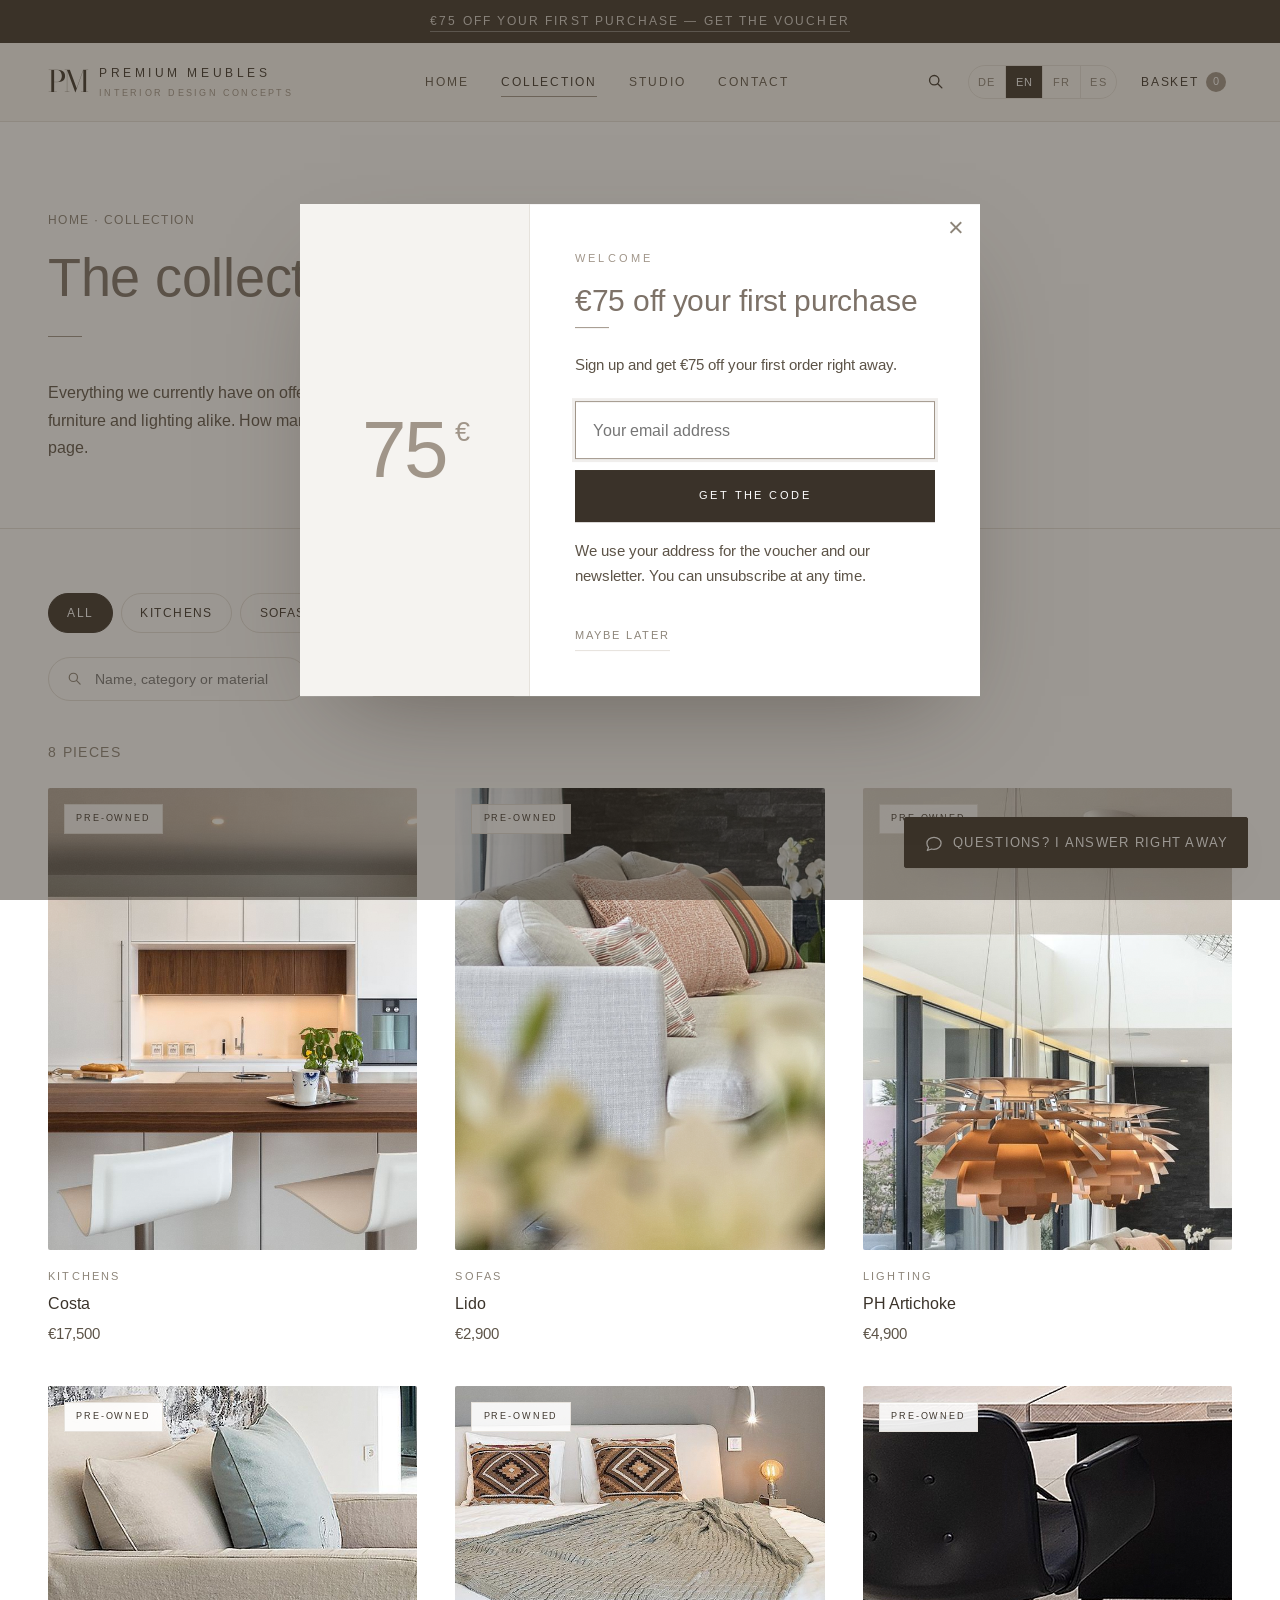
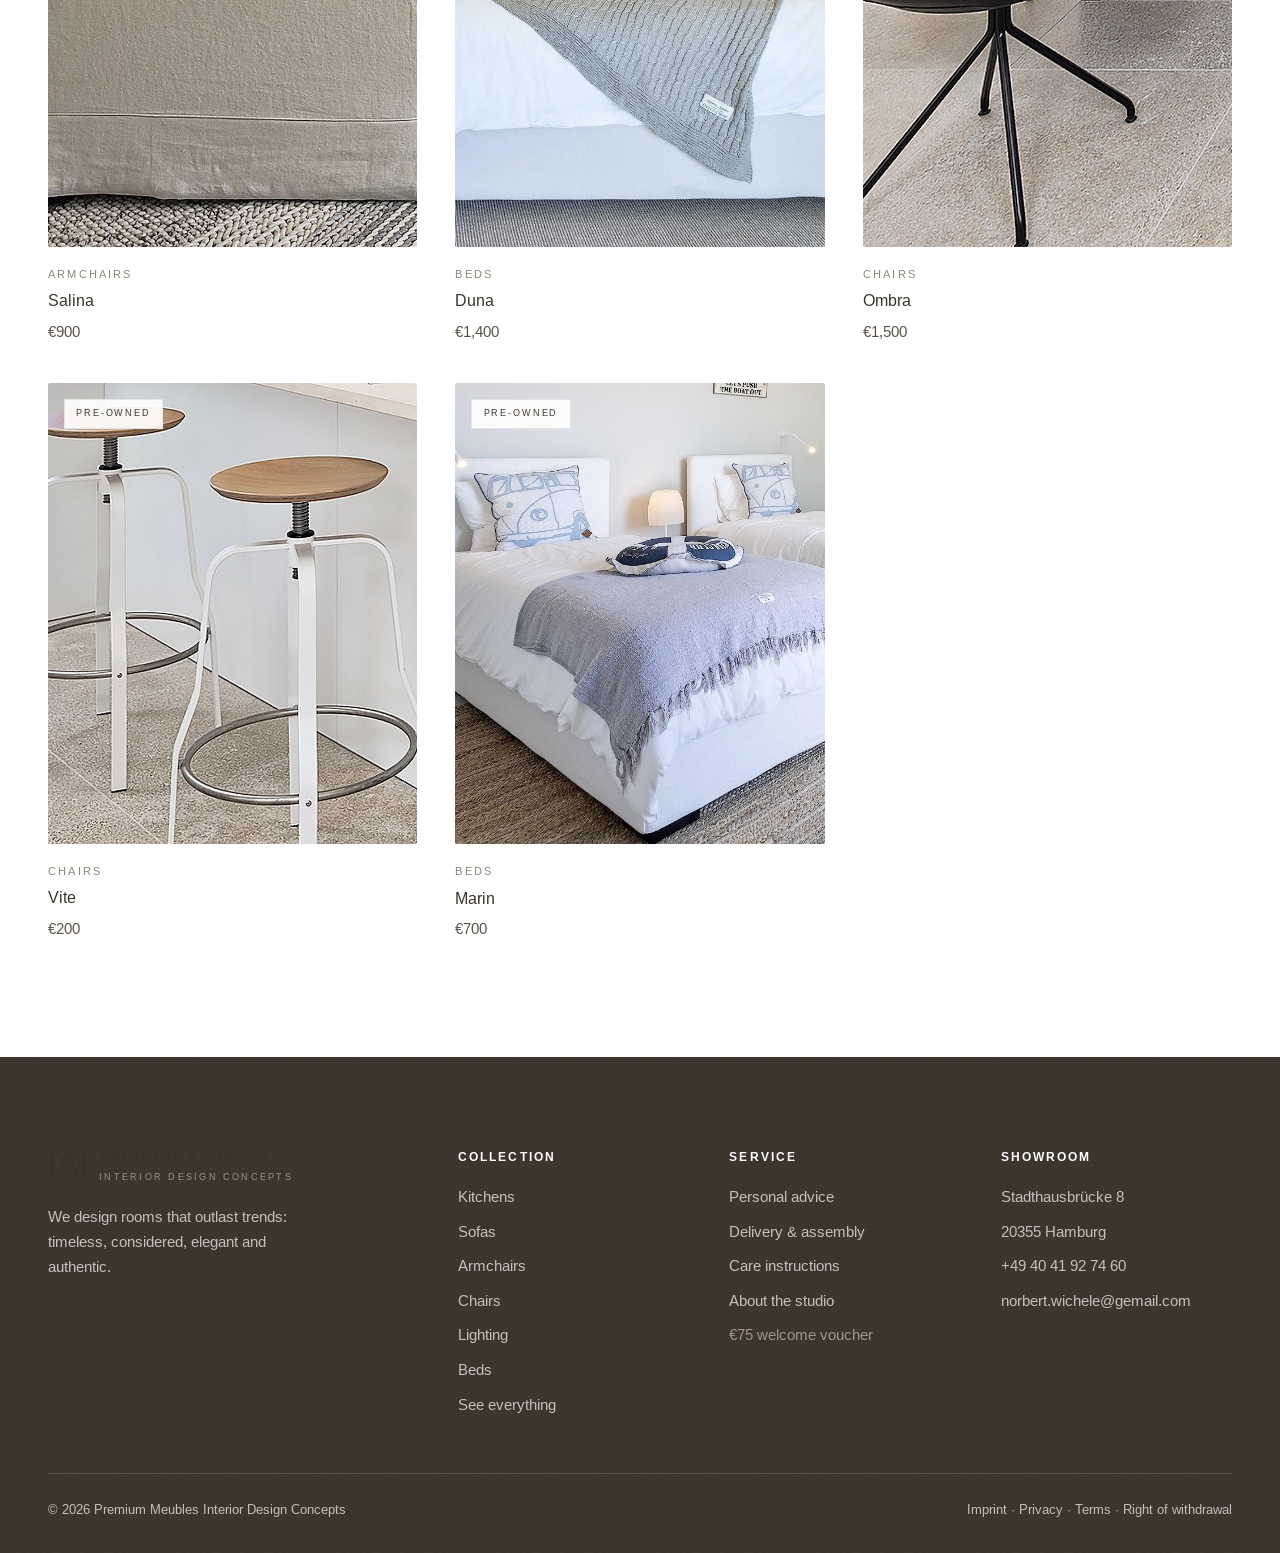
<file: kollektion.html>
<!DOCTYPE html>
<html lang="de">
<head>
<meta charset="utf-8">
<meta name="viewport" content="width=device-width, initial-scale=1">
<title data-i18n="title.shop">Kollektion — Premium Meubles</title>
<meta name="description" data-i18n-content="desc.shop" content="Die gesamte Kollektion von Premium Meubles: Sofas, Sessel, Tische, Stühle, Leuchten, Aufbewahrung und Betten — alles gebraucht, alles Einzelstücke.">
<link rel="preconnect" href="https://fonts.googleapis.com">
<link rel="preconnect" href="https://fonts.gstatic.com" crossorigin>
<link href="https://fonts.googleapis.com/css2?family=Arimo:wght@400;500;700&family=Bodoni+Moda:opsz,wght@6..96,400;6..96,500&display=swap" rel="stylesheet">
<link rel="stylesheet" href="assets/css/style.css">
<!-- kopfdaten:anfang (wird von tools/build.js geschrieben) -->
<link rel="canonical" href="https://www.premium-meubles.de/kollektion.html">
<meta name="robots" content="index, follow, max-image-preview:large">

<!-- Vorschau beim Teilen (WhatsApp, Facebook, LinkedIn, Signal …) -->
<meta property="og:type" content="website">
<meta property="og:site_name" content="Premium Meubles">
<meta property="og:locale" content="de_DE">
<meta property="og:locale:alternate" content="en_GB">
<meta property="og:locale:alternate" content="fr_FR">
<meta property="og:locale:alternate" content="es_ES">
<meta property="og:title" content="Kollektion — Premium Meubles">
<meta property="og:description" content="Die gesamte Kollektion von Premium Meubles: Sofas, Sessel, Tische, Stühle, Leuchten, Aufbewahrung und Betten — alles gebraucht, alles Einzelstücke.">
<meta property="og:url" content="https://www.premium-meubles.de/kollektion.html">
<meta property="og:image" content="https://www.premium-meubles.de/assets/img/og-premium-meubles.jpg">
<meta property="og:image:width" content="1200">
<meta property="og:image:height" content="630">
<meta property="og:image:alt" content="Premium Meubles — Gute Stücke aus zweiter Hand.">
<meta name="twitter:card" content="summary_large_image">
<meta name="twitter:title" content="Kollektion — Premium Meubles">
<meta name="twitter:description" content="Die gesamte Kollektion von Premium Meubles: Sofas, Sessel, Tische, Stühle, Leuchten, Aufbewahrung und Betten — alles gebraucht, alles Einzelstücke.">
<meta name="twitter:image" content="https://www.premium-meubles.de/assets/img/og-premium-meubles.jpg">

<!-- Signet und Farbe der Adresszeile. Relative Pfade, damit die
     Seite auch in einem Unterordner liegen darf (etwa GitHub Pages). -->
<link rel="icon" href="favicon.ico" sizes="48x48">
<link rel="icon" href="assets/favicon.svg" type="image/svg+xml">
<link rel="apple-touch-icon" href="assets/icon-180.png">
<link rel="manifest" href="site.webmanifest">
<meta name="theme-color" content="#3a3229">

<!-- Auszeichnung für Suchmaschinen -->
<script type="application/ld+json">{
  "@context": "https://schema.org",
  "@type": "FurnitureStore",
  "@id": "https://www.premium-meubles.de/#haus",
  "name": "Premium Meubles",
  "description": "Premium Meubles verkauft ausgesuchte Luxusmöbel und Leuchten aus zweiter Hand: Sofas, Sessel, Tische und Leuchten als geprüfte Einzelstücke. Persönliche Beratung und Lieferung bis in den Raum.",
  "url": "https://www.premium-meubles.de/",
  "image": "https://www.premium-meubles.de/assets/img/og-premium-meubles.jpg",
  "logo": "https://www.premium-meubles.de/assets/icon-512.png",
  "telephone": "+49 40 41 92 74 60",
  "email": "norbert.wichele@gemail.com",
  "priceRange": "€€€",
  "address": {
    "@type": "PostalAddress",
    "streetAddress": "Stadthausbrücke 8",
    "postalCode": "20355",
    "addressLocality": "Hamburg",
    "addressCountry": "DE"
  },
  "geo": {
    "@type": "GeoCoordinates",
    "latitude": 53.5511,
    "longitude": 9.9865
  },
  "areaServed": "DE",
  "currenciesAccepted": "EUR"
}</script>
<script type="application/ld+json">{
  "@context": "https://schema.org",
  "@type": "ItemList",
  "name": "Die Kollektion",
  "numberOfItems": 8,
  "itemListElement": [
    {
      "@type": "ListItem",
      "position": 1,
      "url": "https://www.premium-meubles.de/produkt.html?id=kueche-costa",
      "name": "Costa"
    },
    {
      "@type": "ListItem",
      "position": 2,
      "url": "https://www.premium-meubles.de/produkt.html?id=sofa-lido",
      "name": "Lido"
    },
    {
      "@type": "ListItem",
      "position": 3,
      "url": "https://www.premium-meubles.de/produkt.html?id=leuchte-artischocke",
      "name": "PH Artichoke"
    },
    {
      "@type": "ListItem",
      "position": 4,
      "url": "https://www.premium-meubles.de/produkt.html?id=sessel-salina",
      "name": "Salina"
    },
    {
      "@type": "ListItem",
      "position": 5,
      "url": "https://www.premium-meubles.de/produkt.html?id=bett-duna",
      "name": "Duna"
    },
    {
      "@type": "ListItem",
      "position": 6,
      "url": "https://www.premium-meubles.de/produkt.html?id=stuhl-ombra",
      "name": "Ombra"
    },
    {
      "@type": "ListItem",
      "position": 7,
      "url": "https://www.premium-meubles.de/produkt.html?id=hocker-vite",
      "name": "Vite"
    },
    {
      "@type": "ListItem",
      "position": 8,
      "url": "https://www.premium-meubles.de/produkt.html?id=bett-marin",
      "name": "Marin"
    }
  ]
}</script>
<script type="application/ld+json">{
  "@context": "https://schema.org",
  "@type": "BreadcrumbList",
  "itemListElement": [
    {
      "@type": "ListItem",
      "position": 1,
      "name": "Startseite",
      "item": "https://www.premium-meubles.de/index.html"
    },
    {
      "@type": "ListItem",
      "position": 2,
      "name": "Kollektion",
      "item": "https://www.premium-meubles.de/kollektion.html"
    }
  ]
}</script>
<!-- kopfdaten:ende -->
</head>
<body data-page="shop">
<div id="site-header">
<noscript>
  <style>.reveal { opacity: 1 !important; transform: none !important; }</style>
  <div class="topbar">Showroom Hamburg · Beratung nach Vereinbarung unter +49 40 41 92 74 60</div>
  <header class="header"><div class="wrap header__inner">
    <a class="logo" href="index.html"><span class="logo__mark">PM</span><span class="logo__name">Premium Meubles<small>Interior Design Concepts</small></span></a>
    <nav class="nav-static">
      <a href="index.html">Startseite</a>
      <a href="kollektion.html" class="is-active">Kollektion</a>
      <a href="ueber-uns.html">Studio</a>
      <a href="kontakt.html">Kontakt</a>
    </nav>
  </div></header>
</noscript>
</div>

<main>
  <section class="page-head">
    <div class="wrap">
      <div class="crumbs"><a href="index.html" data-i18n="nav.home">Startseite</a> · <span data-i18n="nav.shop">Kollektion</span></div>
      <h1 data-i18n="shop.title">Die Kollektion</h1>
      <span class="rule"></span>
      <p class="lede" data-i18n="shop.lede">Alles, was wir derzeit anbieten. Jedes Stück stammt aus zweiter Hand — Möbel wie Leuchten. Wie oft ein Stück noch da ist, steht auf seiner Seite.</p>
    </div>
  </section>

  <section class="section" style="padding-top:clamp(2.5rem,5vw,4rem)">
    <div class="wrap">
      <div class="toolbar">
        <div class="filters" id="filters"></div>
        <div style="display:flex;gap:1rem;flex-wrap:wrap;align-items:center">
          <label class="shop-search">
            <svg viewBox="0 0 20 20" width="15" height="15" aria-hidden="true" fill="none" stroke="currentColor" stroke-width="1.6">
              <circle cx="8.5" cy="8.5" r="5.5"/><line x1="12.6" y1="12.6" x2="17.5" y2="17.5" stroke-linecap="round"/>
            </svg>
            <input type="search" id="shop-search" data-i18n-placeholder="shop.searchPlaceholder" data-i18n-aria="shop.search" autocomplete="off" placeholder="Name, Kategorie oder Material" aria-label="Suchen">
            <button type="button" id="shop-search-clear" data-i18n-aria="search.clear" hidden aria-label="Suche zurücksetzen">×</button>
          </label>
          <div class="sort">
            <label for="sort" data-i18n="shop.sort">Sortieren</label>
            <select id="sort">
              <option value="empfohlen" data-i18n="shop.sort.featured">Empfohlen</option>
              <option value="preis-auf" data-i18n="shop.sort.priceUp">Preis aufsteigend</option>
              <option value="preis-ab" data-i18n="shop.sort.priceDown">Preis absteigend</option>
              <option value="name" data-i18n="shop.sort.name">Name A–Z</option>
            </select>
          </div>
        </div>
      </div>

      <p class="muted" id="result-count" style="font-size:.85rem;letter-spacing:.1em;text-transform:uppercase"></p>
      <div class="grid grid--3" id="products" style="margin-top:1.5rem"></div>
    </div>
  </section>
</main>

<div id="site-footer">
<noscript>
  <footer class="footer"><div class="wrap">
    <p>Wir gestalten Räume, die über Trends hinausgehen: zeitlos, durchdacht, elegant und authentisch.</p>
    <p>Stadthausbrücke 8 · 20355 Hamburg · <a href="tel:+4940419274600">+49 40 41 92 74 60</a> ·
       <a href="mailto:norbert.wichele@gemail.com">norbert.wichele@gemail.com</a></p>
    <p class="muted">Warenkorb, Suche und Sprachwahl brauchen JavaScript.</p>
  </div></footer>
</noscript>
</div>

<script src="assets/js/i18n.js"></script>
<script src="assets/js/data.js"></script>
<script src="assets/js/app.js"></script>
<script src="assets/js/berater.js"></script>
<script>
let activeCat = "alle";
let activeQuery = "";
let ersterAufbau = true;

function initPage() {
  const params = queryParams();
  activeCat = categoryKeyFrom(params.get("kategorie")) || "alle";
  activeQuery = params.get("suche") || "";

  $("#filters").innerHTML = ["alle"].concat(belegteKategorien()).map((c) =>
    `<button class="chip ${c === activeCat ? "is-active" : ""}" data-cat="${c}">${t("cat." + c)}</button>`).join("");

  $$("#filters .chip").forEach((chip) => {
    chip.addEventListener("click", () => {
      activeCat = chip.dataset.cat;
      $$("#filters .chip").forEach((c) => c.classList.toggle("is-active", c === chip));
      setParam("kategorie", activeCat === "alle" ? null : activeCat);
      renderList();
    });
  });

  const field = $("#shop-search");
  field.value = activeQuery;
  field.addEventListener("input", () => {
    activeQuery = field.value;
    setParam("suche", activeQuery.trim() ? activeQuery.trim() : null);
    renderList();
  });
  $("#shop-search-clear").addEventListener("click", () => {
    field.value = "";
    activeQuery = "";
    setParam("suche", null);
    renderList();
    field.focus();
  });

  $("#sort").addEventListener("change", renderList);
  renderList();
}

function renderList() {
  const query = activeQuery.trim();
  let list = query ? searchProducts(query) : [...PRODUCTS];
  if (activeCat !== "alle") list = list.filter((p) => p.categoryKey === activeCat);

  switch ($("#sort").value) {
    case "preis-auf": list.sort((a, b) => a.price - b.price); break;
    case "preis-ab":  list.sort((a, b) => b.price - a.price); break;
    case "name":      list.sort((a, b) => a.name.localeCompare(b.name, getLang())); break;
  }
  /* Verkauftes bleibt sichtbar, rutscht aber nach hinten — es soll
     zeigen, dass gehandelt wird, und nicht den Blick auf das nehmen,
     was noch zu haben ist. */
  list.sort((a, b) => Number(istVerkauft(a)) - Number(istVerkauft(b)));

  $("#shop-search-clear").hidden = !query;

  /* Gezaehlt wird, was zu haben ist. Verkauftes steht daneben, zaehlt
     aber nicht mit — sonst verspraeche die Zeile mehr, als der Laden hat. */
  const offen = list.filter((p) => !istVerkauft(p)).length;
  const parts = [offen === 1 ? t("shop.count.one") : t("shop.count.many", { n: offen })];
  if (activeCat !== "alle") parts.push(t("cat." + activeCat));
  if (query) parts.push(t("shop.for") + " „" + query + "“");
  $("#result-count").textContent = parts.join(" · ");

  const grid = $("#products");
  grid.innerHTML = list.length
    ? list.map(productCard).join("")
    : `<p class="muted">${t("shop.empty")}</p>`;

  bindAddButtons(grid);
  // Beim ersten Aufbau sanft einblenden, danach sofort zeigen — sonst
  // flackert die Liste bei jedem Tastendruck in der Suche.
  if (ersterAufbau) { initReveal(); ersterAufbau = false; }
  else $$("#products .card").forEach((c) => c.classList.add("is-visible"));
}
</script>
</body>
</html>
</file>
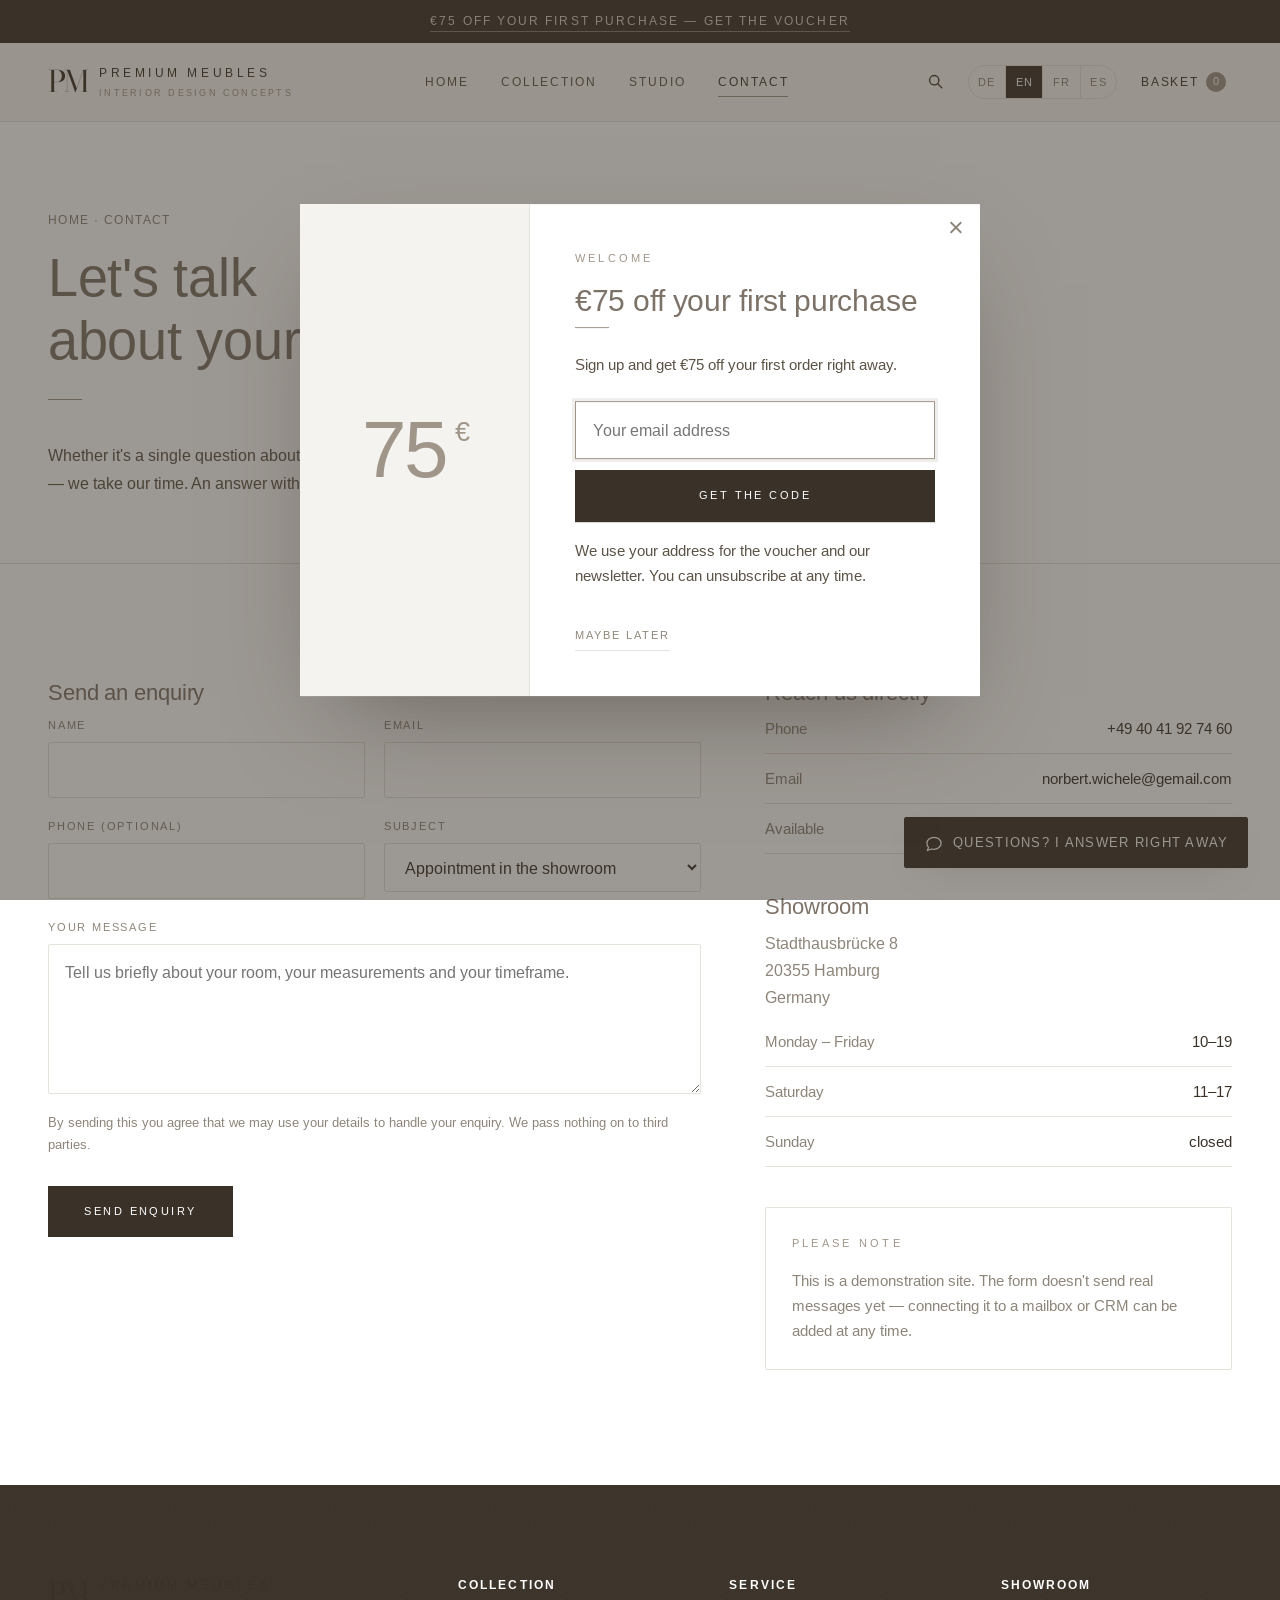
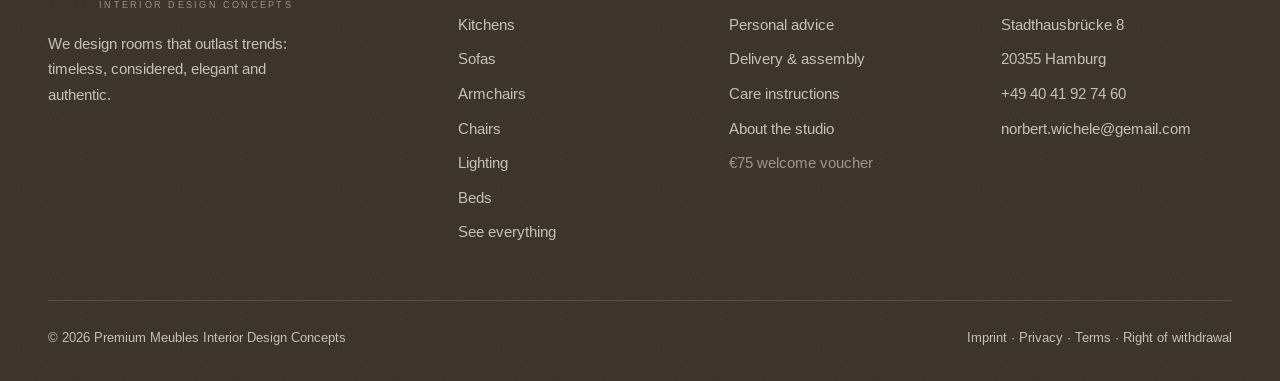
<file: kontakt.html>
<!DOCTYPE html>
<html lang="de">
<head>
<meta charset="utf-8">
<meta name="viewport" content="width=device-width, initial-scale=1">
<title data-i18n="title.contact">Kontakt &amp; Beratung — Premium Meubles</title>
<meta name="description" data-i18n-content="desc.contact" content="Persönliche Einrichtungsberatung, Showroom Hamburg und Kontakt zu Premium Meubles.">
<link rel="preconnect" href="https://fonts.googleapis.com">
<link rel="preconnect" href="https://fonts.gstatic.com" crossorigin>
<link href="https://fonts.googleapis.com/css2?family=Arimo:wght@400;500;700&family=Bodoni+Moda:opsz,wght@6..96,400;6..96,500&display=swap" rel="stylesheet">
<link rel="stylesheet" href="assets/css/style.css">
<!-- kopfdaten:anfang (wird von tools/build.js geschrieben) -->
<link rel="canonical" href="https://www.premium-meubles.de/kontakt.html">
<meta name="robots" content="index, follow, max-image-preview:large">

<!-- Vorschau beim Teilen (WhatsApp, Facebook, LinkedIn, Signal …) -->
<meta property="og:type" content="website">
<meta property="og:site_name" content="Premium Meubles">
<meta property="og:locale" content="de_DE">
<meta property="og:locale:alternate" content="en_GB">
<meta property="og:locale:alternate" content="fr_FR">
<meta property="og:locale:alternate" content="es_ES">
<meta property="og:title" content="Kontakt &amp; Beratung — Premium Meubles">
<meta property="og:description" content="Persönliche Einrichtungsberatung, Showroom Hamburg und Kontakt zu Premium Meubles.">
<meta property="og:url" content="https://www.premium-meubles.de/kontakt.html">
<meta property="og:image" content="https://www.premium-meubles.de/assets/img/og-premium-meubles.jpg">
<meta property="og:image:width" content="1200">
<meta property="og:image:height" content="630">
<meta property="og:image:alt" content="Premium Meubles — Gute Stücke aus zweiter Hand.">
<meta name="twitter:card" content="summary_large_image">
<meta name="twitter:title" content="Kontakt &amp; Beratung — Premium Meubles">
<meta name="twitter:description" content="Persönliche Einrichtungsberatung, Showroom Hamburg und Kontakt zu Premium Meubles.">
<meta name="twitter:image" content="https://www.premium-meubles.de/assets/img/og-premium-meubles.jpg">

<!-- Signet und Farbe der Adresszeile. Relative Pfade, damit die
     Seite auch in einem Unterordner liegen darf (etwa GitHub Pages). -->
<link rel="icon" href="favicon.ico" sizes="48x48">
<link rel="icon" href="assets/favicon.svg" type="image/svg+xml">
<link rel="apple-touch-icon" href="assets/icon-180.png">
<link rel="manifest" href="site.webmanifest">
<meta name="theme-color" content="#3a3229">

<!-- Auszeichnung für Suchmaschinen -->
<script type="application/ld+json">{
  "@context": "https://schema.org",
  "@type": "FurnitureStore",
  "@id": "https://www.premium-meubles.de/#haus",
  "name": "Premium Meubles",
  "description": "Premium Meubles verkauft ausgesuchte Luxusmöbel und Leuchten aus zweiter Hand: Sofas, Sessel, Tische und Leuchten als geprüfte Einzelstücke. Persönliche Beratung und Lieferung bis in den Raum.",
  "url": "https://www.premium-meubles.de/",
  "image": "https://www.premium-meubles.de/assets/img/og-premium-meubles.jpg",
  "logo": "https://www.premium-meubles.de/assets/icon-512.png",
  "telephone": "+49 40 41 92 74 60",
  "email": "norbert.wichele@gemail.com",
  "priceRange": "€€€",
  "address": {
    "@type": "PostalAddress",
    "streetAddress": "Stadthausbrücke 8",
    "postalCode": "20355",
    "addressLocality": "Hamburg",
    "addressCountry": "DE"
  },
  "geo": {
    "@type": "GeoCoordinates",
    "latitude": 53.5511,
    "longitude": 9.9865
  },
  "areaServed": "DE",
  "currenciesAccepted": "EUR"
}</script>
<script type="application/ld+json">{
  "@context": "https://schema.org",
  "@type": "BreadcrumbList",
  "itemListElement": [
    {
      "@type": "ListItem",
      "position": 1,
      "name": "Startseite",
      "item": "https://www.premium-meubles.de/index.html"
    },
    {
      "@type": "ListItem",
      "position": 2,
      "name": "Kontakt",
      "item": "https://www.premium-meubles.de/kontakt.html"
    }
  ]
}</script>
<!-- kopfdaten:ende -->
</head>
<body data-page="contact">
<div id="site-header">
<noscript>
  <style>.reveal { opacity: 1 !important; transform: none !important; }</style>
  <div class="topbar">Showroom Hamburg · Beratung nach Vereinbarung unter +49 40 41 92 74 60</div>
  <header class="header"><div class="wrap header__inner">
    <a class="logo" href="index.html"><span class="logo__mark">PM</span><span class="logo__name">Premium Meubles<small>Interior Design Concepts</small></span></a>
    <nav class="nav-static">
      <a href="index.html">Startseite</a>
      <a href="kollektion.html">Kollektion</a>
      <a href="ueber-uns.html">Studio</a>
      <a href="kontakt.html" class="is-active">Kontakt</a>
    </nav>
  </div></header>
</noscript>
</div>

<main>
  <section class="page-head">
    <div class="wrap">
      <div class="crumbs"><a href="index.html" data-i18n="nav.home">Startseite</a> · <span data-i18n="nav.contact">Kontakt</span></div>
      <h1 data-i18n-html="contact.title">Sprechen wir<br>über Ihren Raum.</h1>
      <span class="rule"></span>
      <p class="lede" data-i18n="contact.lede">Ob eine einzelne Frage zum Material oder die Einrichtung einer ganzen Wohnung — wir nehmen uns Zeit. Antwort innerhalb eines Werktages.</p>
    </div>
  </section>

  <section class="section">
    <div class="wrap">
      <div class="grid grid--form">

        <form data-demo name="anfrage" method="POST" data-netlify="true" netlify-honeypot="firma">
          <input type="hidden" name="form-name" value="anfrage">
          <p class="sr-only" aria-hidden="true">
            <label>Bitte leer lassen <input name="firma" tabindex="-1" autocomplete="off"></label>
          </p>
          <h3 data-i18n="contact.form.title">Anfrage senden</h3>
          <div class="form-row">
            <div class="field">
              <label for="name" data-i18n="contact.name">Name</label>
              <input id="name" name="name" type="text" required autocomplete="name">
            </div>
            <div class="field">
              <label for="email" data-i18n="contact.email">E-Mail</label>
              <input id="email" name="email" type="email" required autocomplete="email">
            </div>
          </div>
          <div class="form-row">
            <div class="field">
              <label for="phone" data-i18n="contact.phone">Telefon (optional)</label>
              <input id="phone" name="phone" type="tel" autocomplete="tel">
            </div>
            <div class="field">
              <label for="topic" data-i18n="contact.topic">Anliegen</label>
              <select id="topic" name="topic">
                <option value="showroom" data-i18n="contact.topic1">Beratungstermin im Showroom</option>
                <option value="zuhause" data-i18n="contact.topic2">Beratung bei mir zu Hause</option>
                <option value="entwurf" data-i18n="contact.topic3">Frage zu einem Entwurf</option>
                <option value="muster" data-i18n="contact.topic4">Materialmuster anfordern</option>
                <option value="bestellung" data-i18n="contact.topic5">Bestehende Bestellung</option>
                <option value="sonstiges" data-i18n="contact.topic6">Sonstiges</option>
              </select>
            </div>
          </div>
          <div class="field">
            <label for="message" data-i18n="contact.message">Ihre Nachricht</label>
            <textarea id="message" name="message" required data-i18n-placeholder="contact.messagePlaceholder" placeholder="Erzählen Sie uns kurz von Ihrem Raum, Ihren Maßen und Ihrem Zeitrahmen."></textarea>
          </div>
          <p class="form-note" data-i18n="contact.privacy">Mit dem Absenden stimmen Sie zu, dass wir Ihre Angaben zur Bearbeitung der Anfrage verwenden. Wir geben nichts an Dritte weiter.</p>
          <button class="btn" type="submit" style="margin-top:1rem" data-i18n="contact.send">Anfrage senden</button>
          <div class="form-msg" data-msg hidden style="margin-top:1.2rem"></div>
        </form>

        <aside>
          <h3 data-i18n="contact.reach">Direkt erreichbar</h3>
          <ul class="specs" style="margin-bottom:2.5rem">
            <li><span data-i18n="contact.phoneLabel">Telefon</span><a href="tel:+4940419274600">+49 40 41 92 74 60</a></li>
            <li><span data-i18n="contact.emailLabel">E-Mail</span><a href="mailto:norbert.wichele@gemail.com">norbert.wichele@gemail.com</a></li>
            <li><span data-i18n="contact.hoursLabel">Erreichbarkeit</span><span data-i18n="contact.hours">Mo–Fr 9–18 Uhr</span></li>
          </ul>

          <h3 data-i18n="contact.showroom">Showroom</h3>
          <p class="muted" data-i18n-html="contact.address">Stadthausbrücke 8<br>20355 Hamburg<br>Deutschland</p>
          <ul class="specs" style="margin-bottom:2.5rem">
            <li><span data-i18n="contact.monfri">Montag – Freitag</span><span data-i18n="contact.monfriH">10–19 Uhr</span></li>
            <li><span data-i18n="contact.sat">Samstag</span><span data-i18n="contact.satH">11–17 Uhr</span></li>
            <li><span data-i18n="contact.sun">Sonntag</span><span data-i18n="contact.sunH">geschlossen</span></li>
          </ul>

          <div style="border:1px solid var(--line);padding:1.6rem;border-radius:var(--radius);background:var(--card)">
            <span class="eyebrow" data-i18n="contact.hint">Hinweis</span>
            <p style="margin:0;font-size:.92rem" class="muted" data-i18n="contact.hint.p">Dies ist eine Demonstrationsseite. Das Formular sendet noch keine echten Nachrichten — die Anbindung an ein Postfach oder CRM lässt sich jederzeit ergänzen.</p>
          </div>
        </aside>

      </div>
    </div>
  </section>
</main>

<div id="site-footer">
<noscript>
  <footer class="footer"><div class="wrap">
    <p>Wir gestalten Räume, die über Trends hinausgehen: zeitlos, durchdacht, elegant und authentisch.</p>
    <p>Stadthausbrücke 8 · 20355 Hamburg · <a href="tel:+4940419274600">+49 40 41 92 74 60</a> ·
       <a href="mailto:norbert.wichele@gemail.com">norbert.wichele@gemail.com</a></p>
    <p class="muted">Warenkorb, Suche und Sprachwahl brauchen JavaScript.</p>
  </div></footer>
</noscript>
</div>

<script src="assets/js/i18n.js"></script>
<script src="assets/js/data.js"></script>
<script src="assets/js/app.js"></script>
<script src="assets/js/berater.js"></script>
<script>
function initPage() {
  // Der Wert steht fest, die Beschriftung wechselt mit der Sprache —
  // so bleibt ?thema=muster in jeder Sprache gültig.
  const topic = queryParams().get("thema");
  const sel = $("#topic");
  if (topic && [...sel.options].some((o) => o.value === topic)) sel.value = topic;
}
</script>
</body>
</html>
</file>
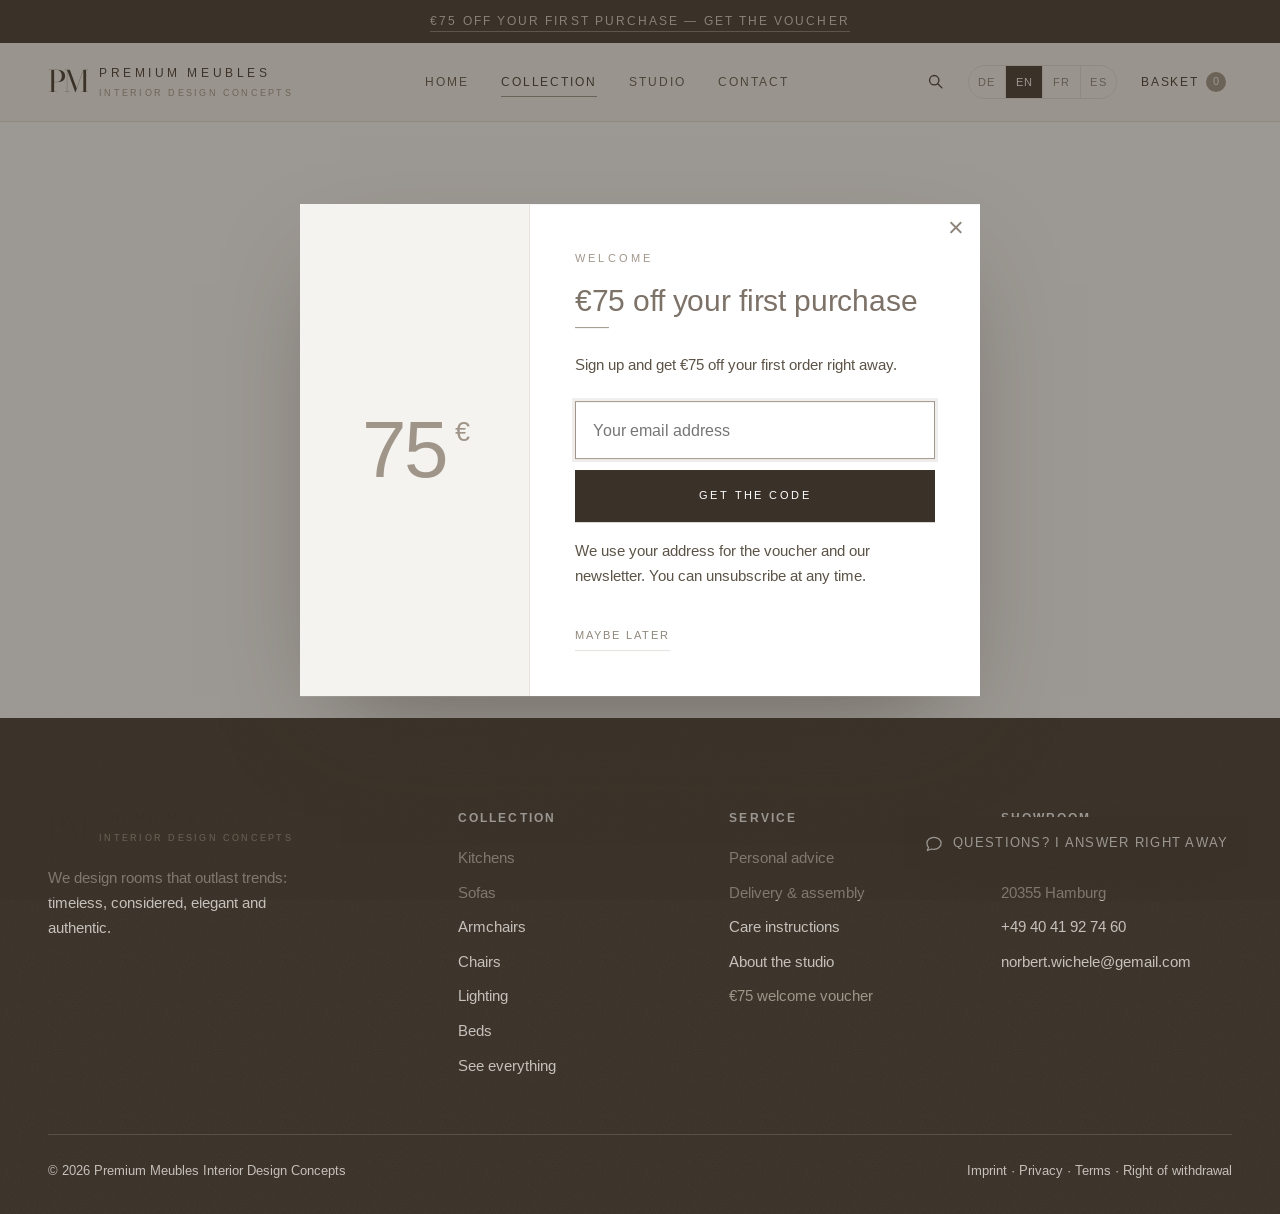
<file: produkt.html>
<!DOCTYPE html>
<html lang="de">
<head>
<meta charset="utf-8">
<meta name="viewport" content="width=device-width, initial-scale=1">
<title data-i18n="title.product">Entwurf — Premium Meubles</title>
<meta name="description" data-i18n-content="desc.product" content="Materialien, Maße und Ausführungen zu den Entwürfen von Premium Meubles.">
<link rel="preconnect" href="https://fonts.googleapis.com">
<link rel="preconnect" href="https://fonts.gstatic.com" crossorigin>
<link href="https://fonts.googleapis.com/css2?family=Arimo:wght@400;500;700&family=Bodoni+Moda:opsz,wght@6..96,400;6..96,500&display=swap" rel="stylesheet">
<link rel="stylesheet" href="assets/css/style.css">
<!-- kopfdaten:anfang (wird von tools/build.js geschrieben) -->
<link rel="canonical" href="https://www.premium-meubles.de/produkt.html">
<meta name="robots" content="index, follow, max-image-preview:large">

<!-- Vorschau beim Teilen (WhatsApp, Facebook, LinkedIn, Signal …) -->
<meta property="og:type" content="product">
<meta property="og:site_name" content="Premium Meubles">
<meta property="og:locale" content="de_DE">
<meta property="og:locale:alternate" content="en_GB">
<meta property="og:locale:alternate" content="fr_FR">
<meta property="og:locale:alternate" content="es_ES">
<meta property="og:title" content="Entwurf — Premium Meubles">
<meta property="og:description" content="Materialien, Maße und Ausführungen zu den Entwürfen von Premium Meubles.">
<meta property="og:url" content="https://www.premium-meubles.de/produkt.html">
<meta property="og:image" content="https://www.premium-meubles.de/assets/img/og-premium-meubles.jpg">
<meta property="og:image:width" content="1200">
<meta property="og:image:height" content="630">
<meta property="og:image:alt" content="Premium Meubles — Gute Stücke aus zweiter Hand.">
<meta name="twitter:card" content="summary_large_image">
<meta name="twitter:title" content="Entwurf — Premium Meubles">
<meta name="twitter:description" content="Materialien, Maße und Ausführungen zu den Entwürfen von Premium Meubles.">
<meta name="twitter:image" content="https://www.premium-meubles.de/assets/img/og-premium-meubles.jpg">

<!-- Signet und Farbe der Adresszeile. Relative Pfade, damit die
     Seite auch in einem Unterordner liegen darf (etwa GitHub Pages). -->
<link rel="icon" href="favicon.ico" sizes="48x48">
<link rel="icon" href="assets/favicon.svg" type="image/svg+xml">
<link rel="apple-touch-icon" href="assets/icon-180.png">
<link rel="manifest" href="site.webmanifest">
<meta name="theme-color" content="#3a3229">

<!-- Auszeichnung für Suchmaschinen -->
<script type="application/ld+json">{
  "@context": "https://schema.org",
  "@type": "FurnitureStore",
  "@id": "https://www.premium-meubles.de/#haus",
  "name": "Premium Meubles",
  "description": "Premium Meubles verkauft ausgesuchte Luxusmöbel und Leuchten aus zweiter Hand: Sofas, Sessel, Tische und Leuchten als geprüfte Einzelstücke. Persönliche Beratung und Lieferung bis in den Raum.",
  "url": "https://www.premium-meubles.de/",
  "image": "https://www.premium-meubles.de/assets/img/og-premium-meubles.jpg",
  "logo": "https://www.premium-meubles.de/assets/icon-512.png",
  "telephone": "+49 40 41 92 74 60",
  "email": "norbert.wichele@gemail.com",
  "priceRange": "€€€",
  "address": {
    "@type": "PostalAddress",
    "streetAddress": "Stadthausbrücke 8",
    "postalCode": "20355",
    "addressLocality": "Hamburg",
    "addressCountry": "DE"
  },
  "geo": {
    "@type": "GeoCoordinates",
    "latitude": 53.5511,
    "longitude": 9.9865
  },
  "areaServed": "DE",
  "currenciesAccepted": "EUR"
}</script>
<!-- kopfdaten:ende -->
</head>
<body data-page="shop">
<div id="site-header">
<noscript>
  <style>.reveal { opacity: 1 !important; transform: none !important; }</style>
  <div class="topbar">Showroom Hamburg · Beratung nach Vereinbarung unter +49 40 41 92 74 60</div>
  <header class="header"><div class="wrap header__inner">
    <a class="logo" href="index.html"><span class="logo__mark">PM</span><span class="logo__name">Premium Meubles<small>Interior Design Concepts</small></span></a>
    <nav class="nav-static">
      <a href="index.html">Startseite</a>
      <a href="kollektion.html" class="is-active">Kollektion</a>
      <a href="ueber-uns.html">Studio</a>
      <a href="kontakt.html">Kontakt</a>
    </nav>
  </div></header>
</noscript>
</div>

<main>
  <section class="section" style="padding-top:clamp(2rem,4vw,3.5rem)" id="pdp-root"></section>

  <section class="section" style="background:var(--paper-2)" id="related-section" hidden>
    <div class="wrap">
      <div class="section-head">
        <div>
          <span class="eyebrow" data-i18n="pdp.related.eyebrow">Passt dazu</span>
          <h2 data-i18n="pdp.related.title">Ebenfalls sehenswert</h2>
          <span class="rule"></span>
        </div>
        <a class="link-underline" href="kollektion.html" data-i18n="pdp.related.link">Alle Entwürfe</a>
      </div>
      <div class="grid grid--3" id="related"></div>
    </div>
  </section>
</main>

<div id="site-footer">
<noscript>
  <footer class="footer"><div class="wrap">
    <p>Wir gestalten Räume, die über Trends hinausgehen: zeitlos, durchdacht, elegant und authentisch.</p>
    <p>Stadthausbrücke 8 · 20355 Hamburg · <a href="tel:+4940419274600">+49 40 41 92 74 60</a> ·
       <a href="mailto:norbert.wichele@gemail.com">norbert.wichele@gemail.com</a></p>
    <p class="muted">Warenkorb, Suche und Sprachwahl brauchen JavaScript.</p>
  </div></footer>
</noscript>
</div>

<script src="assets/js/i18n.js"></script>
<script src="assets/js/data.js"></script>
<script src="assets/js/app.js"></script>
<script src="assets/js/berater.js"></script>
<script>
let current, chosenColorIndex = 0, chosenQty = 1, chosenView = 0;

function initPage() {
  current = findProduct(queryParams().get("id"));

  if (!current) {
    $("#pdp-root").innerHTML = `
      <div class="wrap empty-state">
        <span class="eyebrow">${t("pdp.missing.eyebrow")}</span>
        <h1>${t("pdp.missing.title")}</h1>
        <p class="lede" style="margin-inline:auto">${t("pdp.missing.p")}</p>
        <a class="btn" href="kollektion.html" style="margin-top:1rem">${t("pdp.missing.cta")}</a>
      </div>`;
    return;
  }

  setzeProduktKopf(current);
  chosenColorIndex = 0;
  chosenView = 0;
  renderPdp();
  renderRelated();
}

function renderPdp() {
  const p = current;
  const x = pt(p);
  const colors = productColors(p);

  $("#pdp-root").innerHTML = `
  <div class="wrap">
    <div class="crumbs">
      <a href="index.html">${t("nav.home")}</a> ·
      <a href="kollektion.html?kategorie=${p.categoryKey}">${t("cat." + p.categoryKey)}</a> · ${p.name}
    </div>

    <div class="pdp">
      <div class="pdp__gallery">
        <div class="gallery" id="gallery" role="group" aria-roledescription="carousel" aria-label="${t("gallery.label")}">
          <div class="pdp__main" id="pdp-main">${artFor(p, chosenColorIndex, chosenView, true)}</div>
          ${ansichten(p).length > 1 ? `
          <button class="gallery__arrow gallery__arrow--prev" id="gal-prev" aria-label="${t("gallery.prev")}" aria-controls="pdp-main">‹</button>
          <button class="gallery__arrow gallery__arrow--next" id="gal-next" aria-label="${t("gallery.next")}" aria-controls="pdp-main">›</button>
          <span class="gallery__count" id="gal-count" aria-live="polite"></span>` : ""}
        </div>
        ${ansichten(p).length > 1 ? `
        <div class="pdp__thumbs" id="pdp-thumbs">
          ${ansichten(p).map((v, i) => `
            <button data-view="${i}" class="${i === chosenView ? "is-active" : ""}"
                    aria-label="${v.label}" title="${v.label}"
                    >${artFor(p, chosenColorIndex, i)}</button>`).join("")}
        </div>` : ""}
      </div>

      <div class="pdp__info">
        <span class="eyebrow">${t("cat." + p.categoryKey)} · ${istVerkauft(p) ? t("pdp.verkauft") : (p.used ? t("cond.used") : (x.badge || t("cond.new")))}</span>
        <h1 style="font-size:clamp(2.2rem,4vw,3.2rem)">${p.name}</h1>
        <div class="price">${euro(p.price)}</div>
        <p class="lede">${x.short}</p>

        <hr class="divider">

        <div class="field">
          <label>${t("pdp.variant")} — <span id="color-name">${colors[chosenColorIndex].name}</span></label>
          <div class="swatches" id="swatches">
            ${colors.map((c, i) => `
              <button class="swatch ${i === chosenColorIndex ? "is-active" : ""}" data-index="${i}"
                      style="background:${c.hex}" title="${c.name}" aria-label="${c.name}"></button>`).join("")}
          </div>
        </div>

        ${istVerkauft(p) ? `
        <div class="verkauft-kasten">
          <span class="eyebrow">${t("pdp.verkauft")}</span>
          <p>${t("pdp.verkauft.p")}</p>
        </div>` : `
        <div class="buy-row" style="margin-top:1.6rem">
          ${bestand(p) > 1 ? `
          <div class="qty">
            <button id="qty-minus" aria-label="${t("pdp.less")}">−</button>
            <span id="qty-value">1</span>
            <button id="qty-plus" aria-label="${t("pdp.more")}">+</button>
          </div>` : `<span class="claim" style="align-self:center">${t("pdp.unique")}</span>`}
          <button class="btn" id="add-to-cart">${t("pdp.add")}</button>
        </div>
        ${p.used && bestand(p) > 1 ? `<p class="claim" style="margin-top:.9rem">${t("pdp.multi", { n: bestand(p) })}</p>` : ""}`}

        <div class="pdp__ask">
          <a class="link-underline" href="${anfrageLink(p)}">${t("pdp.frage")}</a>
          ${whatsappLink(p) ? `<a class="link-underline" href="${whatsappLink(p)}" target="_blank" rel="noopener">${t("pdp.whatsapp")}</a>` : ""}
          <button class="link-underline" id="stueck-teilen" type="button">${t("pdp.teilen")}</button>
        </div>
        ${istVerkauft(p) ? "" : `<p class="form-note" style="margin-top:1rem">${p.used ? t("pdp.note.used") : t("pdp.note", { lead: x.lead })}</p>`}

        <hr class="divider">

        <div class="acc">
          <div class="acc__item">
            <button class="acc__btn" aria-expanded="true">${t("pdp.acc.desc")} <i>+</i></button>
            <div class="acc__panel is-open"><p>${x.description}</p></div>
          </div>
          <div class="acc__item">
            <button class="acc__btn" aria-expanded="false">${t("pdp.acc.spec")} <i>+</i></button>
            <div class="acc__panel">
              <ul class="specs">
                ${p.used ? `
                <li><span>${t("pdp.spec.condition")}</span><span>${t("grade." + p.grade)}</span></li>
                <li><span>${t("pdp.spec.year")}</span><span>${p.year}</span></li>` : ""}
                <li><span>${t("pdp.spec.material")}</span><span>${x.material}</span></li>
                <li><span>${t("pdp.spec.dimensions")}</span><span>${x.dimensions}</span></li>
                <li><span>${t("pdp.spec.weight")}</span><span>${p.weight}</span></li>
                <li><span>${t("pdp.spec.origin")}</span><span>${x.origin}</span></li>
              </ul>
            </div>
          </div>
          <div class="acc__item">
            <button class="acc__btn" aria-expanded="false">${t("pdp.acc.delivery")} <i>+</i></button>
            <div class="acc__panel"><p>${t("pdp.delivery.body")}</p></div>
          </div>
          <div class="acc__item">
            <button class="acc__btn" aria-expanded="false">${p.used ? t("pdp.care.title.used") : t("pdp.acc.care")} <i>+</i></button>
            <div class="acc__panel"><p>${p.used ? t("pdp.care.used") : t("pdp.care.body")}</p></div>
          </div>
        </div>
      </div>
    </div>
  </div>`;

  /* Galerie: vier Ansichten desselben Stücks, immer in der gewählten
     Ausführung. Bedienbar über die kleinen Bilder, die Pfeile und die
     Pfeiltasten der Tastatur. */
  function zeigeAnsicht(index) {
    const anzahl = ansichten(current).length;
    chosenView = (index + anzahl) % anzahl;
    $("#pdp-main").innerHTML = artFor(current, chosenColorIndex, chosenView, true);
    $$("#pdp-thumbs button").forEach((b) =>
      b.classList.toggle("is-active", Number(b.dataset.view) === chosenView));
    // Bei einer einzigen Aufnahme gibt es weder Zähler noch Pfeile
    const zaehler = $("#gal-count");
    if (zaehler) zaehler.textContent = t("gallery.count", { n: chosenView + 1, m: anzahl });
  }

  function chooseColor(index) {
    chosenColorIndex = index;
    $("#color-name").textContent = productColors(current)[index].name;
    $$("#swatches .swatch").forEach((s) => s.classList.toggle("is-active", Number(s.dataset.index) === index));
    // Alle Bilder der Galerie in der neuen Ausführung neu zeichnen
    $$("#pdp-thumbs button").forEach((b) => {
      b.innerHTML = artFor(current, index, Number(b.dataset.view));
    });
    zeigeAnsicht(chosenView);
  }

  $$("#pdp-thumbs button").forEach((btn) =>
    btn.addEventListener("click", () => zeigeAnsicht(Number(btn.dataset.view))));
  $$("#swatches .swatch").forEach((sw) =>
    sw.addEventListener("click", () => chooseColor(Number(sw.dataset.index))));

  $("#gal-prev")?.addEventListener("click", () => zeigeAnsicht(chosenView - 1));
  $("#gal-next")?.addEventListener("click", () => zeigeAnsicht(chosenView + 1));
  if (ansichten(current).length > 1) {
    $("#gallery").addEventListener("keydown", (e) => {
      if (e.key === "ArrowLeft") { e.preventDefault(); zeigeAnsicht(chosenView - 1); }
      if (e.key === "ArrowRight") { e.preventDefault(); zeigeAnsicht(chosenView + 1); }
    });
  }

  zeigeAnsicht(chosenView);

  // Bei Einzelstücken gibt es keine Mengenauswahl
  const qtyEl = $("#qty-value");
  if (qtyEl) {
    const max = bestand(current);
    $("#qty-minus").addEventListener("click", () => { chosenQty = Math.max(1, chosenQty - 1); qtyEl.textContent = chosenQty; });
    $("#qty-plus").addEventListener("click",  () => { chosenQty = Math.min(max, chosenQty + 1); qtyEl.textContent = chosenQty; });
  } else {
    chosenQty = 1;
  }

  $("#add-to-cart")?.addEventListener("click", () => {
    Cart.add(current.id, chosenQty, chosenColorIndex);
    toast(t("cart.added", { name: current.name + " (" + productColors(current)[chosenColorIndex].name + ")" }));
  });

  initAccordions($("#pdp-root"));
  bindeFragen(p);
}

function renderRelated() {
  /* Nur Stücke derselben Rubrik, und erst ab zweien. Vorher wurde mit allem
     aufgefüllt, was der Laden sonst führt: Unter einem Stuhl standen Bilder
     von Lampe und Bett, die leicht für weitere Aufnahmen des Stuhls gehalten
     werden. Ein einzelner Nachbar lohnt den Abschnitt nicht — dann führt der
     Weg über die Kollektion. Wächst eine Rubrik, kommt er von selbst zurück. */
  const list = PRODUCTS
    .filter((p) => p.id !== current.id && p.categoryKey === current.categoryKey)
    .slice(0, 3);
  if (list.length < 2) { $("#related-section").hidden = true; return; }
  $("#related").innerHTML = list.map(productCard).join("");
  $("#related-section").hidden = false;
  bindAddButtons($("#related"));
  initReveal();
}
</script>
</body>
</html>
</file>
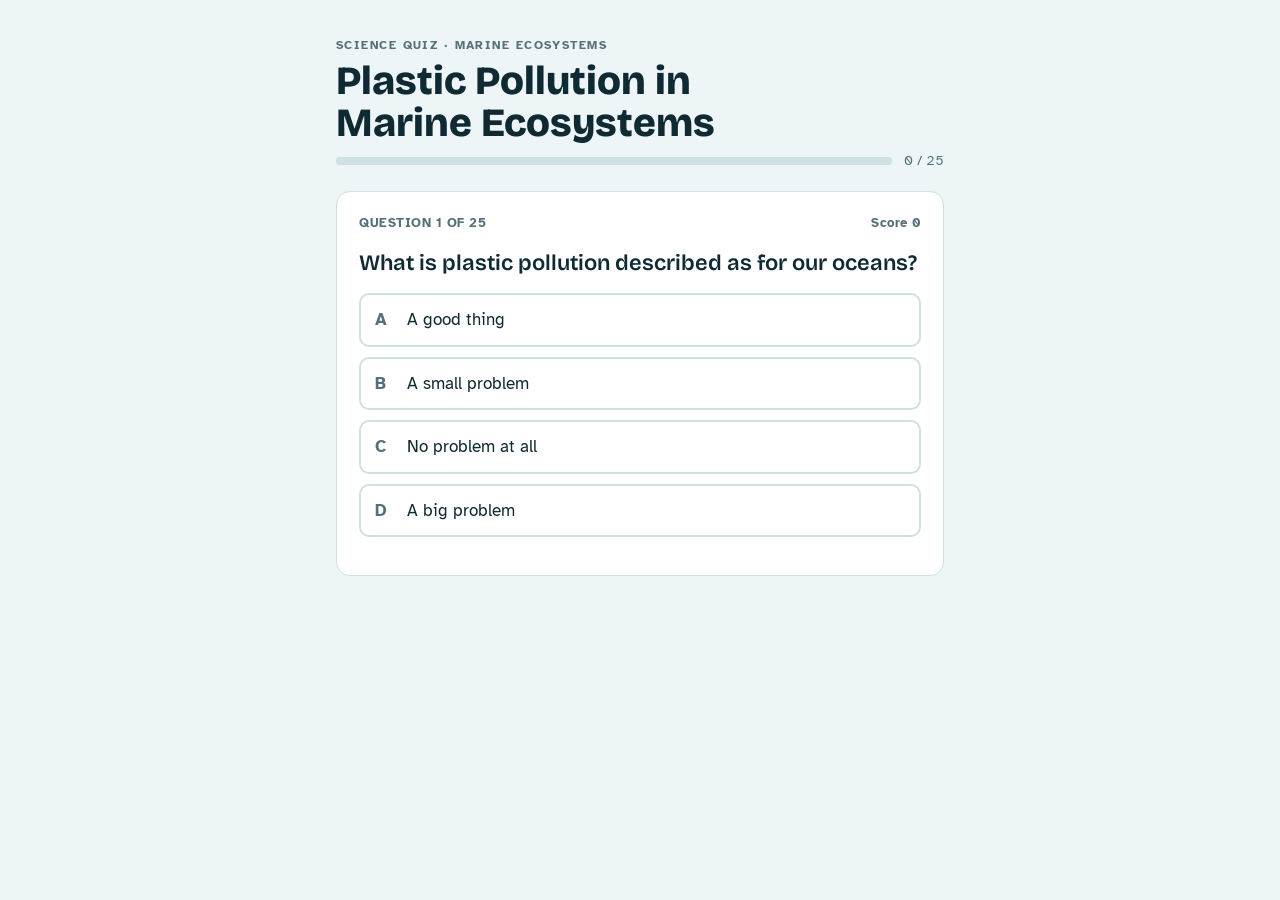
<file: science-quiz.html>
<!doctype html>
<html lang="en">
<head>
<meta charset="utf-8">
<meta name="viewport" content="width=device-width, initial-scale=1, viewport-fit=cover">
<title>Plastic Pollution Quiz</title>
<meta name="claude:viewport-fit-sides" content="cover">
<link rel="preconnect" href="https://fonts.googleapis.com">
<link rel="stylesheet" href="https://fonts.googleapis.com/css2?family=Bricolage+Grotesque:opsz,wght@12..96,600;12..96,800&family=Atkinson+Hyperlegible:wght@400;700&display=swap">
<style>
/* Layout: one narrow column, a depth gauge on top that sinks deeper with each question */
:root{
  --bg:#eef5f6; --surface:#ffffff; --fg:#0f2a33; --muted:#557079; --line:#cfe0e3;
  --accent:#0b6e7f; --accent-ink:#ffffff; --coral:#d9573b;
  --good:#1e8a4c; --good-bg:#e3f4ea; --bad:#c23b2a; --bad-bg:#fbe7e3;
  --display:"Bricolage Grotesque",ui-sans-serif,system-ui,sans-serif;
  --body:"Atkinson Hyperlegible",ui-sans-serif,system-ui,sans-serif;
}
@media (prefers-color-scheme:dark){:root:not([data-theme="light"]){
  --bg:#08161b; --surface:#0f242b; --fg:#e4f1f3; --muted:#8fb0b8; --line:#1f3e47;
  --accent:#3fb6c8; --accent-ink:#04252b; --coral:#f07a5e;
  --good:#5fd08f; --good-bg:#0f2e1f; --bad:#ff8a78; --bad-bg:#3a1712; color-scheme:dark}}
:root[data-theme="dark"]{
  --bg:#08161b; --surface:#0f242b; --fg:#e4f1f3; --muted:#8fb0b8; --line:#1f3e47;
  --accent:#3fb6c8; --accent-ink:#04252b; --coral:#f07a5e;
  --good:#5fd08f; --good-bg:#0f2e1f; --bad:#ff8a78; --bad-bg:#3a1712; color-scheme:dark}
*{box-sizing:border-box}
body{background:var(--bg);color:var(--fg);font-family:var(--body);font-size:17px;line-height:1.5}
.wrap{max-width:640px;margin:0 auto;padding-block:28px 48px;
  padding-left:max(16px,env(safe-area-inset-left,0px));padding-right:max(16px,env(safe-area-inset-right,0px));
  display:flex;flex-direction:column;gap:20px}
header{display:flex;flex-direction:column;gap:6px}
.eyebrow{font-size:12px;letter-spacing:.12em;text-transform:uppercase;color:var(--muted);font-weight:700}
h1{font-family:var(--display);font-weight:800;font-size:clamp(28px,6vw,40px);line-height:1.05;margin:0;text-wrap:balance}
.gauge{display:flex;align-items:center;gap:12px;font-variant-numeric:tabular-nums;color:var(--muted);font-size:14px}
.track{flex:1;height:8px;border-radius:99px;background:var(--line);overflow:hidden}
.fill{height:100%;background:var(--accent);width:0;transition:width .3s}
.card{background:var(--surface);border:1px solid var(--line);border-radius:14px;padding:22px;display:flex;flex-direction:column;gap:16px}
.qmeta{display:flex;justify-content:space-between;gap:12px;font-size:13px;color:var(--muted);font-weight:700;letter-spacing:.04em}
h2{font-family:var(--display);font-weight:600;font-size:22px;line-height:1.25;margin:0;text-wrap:balance}
.opts{display:flex;flex-direction:column;gap:10px}
.opt{font:inherit;text-align:left;color:var(--fg);background:transparent;border:2px solid var(--line);border-radius:10px;padding:12px 14px;cursor:pointer;display:flex;gap:12px;align-items:flex-start}
.opt:hover:not(:disabled){border-color:var(--accent)}
.opt:focus-visible,.btn:focus-visible{outline:3px solid var(--coral);outline-offset:2px}
.opt .k{font-weight:700;color:var(--muted);min-width:1.2em}
.opt.right{border-color:var(--good);background:var(--good-bg)}
.opt.wrong{border-color:var(--bad);background:var(--bad-bg)}
.opt:disabled{cursor:default}
.feedback{border-radius:10px;padding:12px 14px;font-size:15px}
.feedback.ok{background:var(--good-bg);color:var(--fg);border-left:4px solid var(--good)}
.feedback.no{background:var(--bad-bg);color:var(--fg);border-left:4px solid var(--bad)}
.feedback b{display:block;margin-bottom:2px}
.btn{font:inherit;font-weight:700;background:var(--accent);color:var(--accent-ink);border:0;border-radius:10px;padding:13px 18px;cursor:pointer;align-self:flex-start}
.btn.ghost{background:transparent;color:var(--accent);border:2px solid var(--accent)}
.score{font-family:var(--display);font-weight:800;font-size:64px;line-height:1;font-variant-numeric:tabular-nums}
.score small{font-size:28px;color:var(--muted)}
.review{display:flex;flex-direction:column;gap:10px;margin:0;padding:0;list-style:none}
.review li{border:1px solid var(--line);border-radius:10px;padding:10px 12px;font-size:15px}
.review li.x{border-color:var(--bad)}
.review .a{color:var(--muted)}
.row{display:flex;gap:10px;flex-wrap:wrap}
@media (prefers-reduced-motion:reduce){.fill{transition:none}}
</style>

</head>
<body>
<div class="wrap">
  <header>
    <span class="eyebrow">Science quiz · Marine ecosystems</span>
    <h1>Plastic Pollution in Marine Ecosystems</h1>
    <div class="gauge"><div class="track"><div class="fill" id="fill"></div></div><span id="count">0 / 25</span></div>
  </header>
  <main id="app"></main>
</div>

<script>
const Q=[
 // Slide 1
 ["What is plastic pollution described as for our oceans?",["A big problem","A small problem","No problem at all","A good thing"],0,"Slide 1: Plastic pollution is a big problem for our oceans."],
 ["How much plastic ends up in the sea?",["Millions of pieces","A few hundred pieces","Only a handful","None"],0,"Slide 1: Millions of pieces of plastic end up in the sea."],
 ["Plastic in the sea harms marine animals, plants, and their …",["Habitats","Weather","Mountains","Satellites"],0,"Slide 1: It harms marine animals, plants, and their habitats."],
 // Slide 2
 ["When does plastic pollution happen?",["When plastic waste ends up in nature","When plastic is recycled","When plastic is made in factories","When plastic is stored at home"],0,"Slide 2: Plastic pollution happens when plastic waste ends up in nature."],
 ["Which of these is listed as an example of plastic pollution?",["Straws","Glass jars","Paper books","Wooden spoons"],0,"Slide 2: Examples include plastic bottles, bags, straws, and packaging."],
 ["Which group contains only examples named on the slides?",["Bottles, bags, straws, packaging","Bottles, cans, tyres, nets","Bags, paper, glass, wood","Straws, metal, stones, sand"],0,"Slide 2: Plastic bottles, bags, straws, and packaging."],
 ["How long can plastic take to break down?",["Hundreds of years","A few days","About one month","Exactly one year"],0,"Slide 2: Plastic can take hundreds of years to break down."],
 ["How does much of the plastic reach the ocean?",["Through rivers and beaches","Through the air in clouds","Through underground volcanoes","It is made in the ocean"],0,"Slide 2: Much of it reaches the ocean through rivers and beaches."],
 // Slide 3
 ["Sea turtles can mistake plastic bags for …",["Jellyfish","Seaweed","Rocks","Other turtles"],0,"Slide 3: Sea turtles can mistake plastic bags for jellyfish."],
 ["Which animals sometimes eat small pieces of plastic?",["Fish and seabirds","Cows and horses","Lions and tigers","Bees and ants"],0,"Slide 3: Fish and seabirds sometimes eat small pieces of plastic."],
 ["Animals can get trapped in fishing nets and …",["Plastic waste","Coral reefs","Sand dunes","Ice"],0,"Slide 3: Animals can get trapped in fishing nets and plastic waste."],
 ["What can eating plastic cause for animals?",["Injuries, starvation, or death","Faster growth","Better eyesight","Longer life"],0,"Slide 3: Eating plastic can cause injuries, starvation, or death."],
 // Slide 4
 ["What are microplastics?",["Tiny pieces of plastic","Very large plastic bottles","A type of fish","A cleaning machine"],0,"Slide 4: Microplastics are tiny pieces of plastic."],
 ["Microplastics are smaller than …",["5 mm","5 cm","50 cm","5 m"],0,"Slide 4: Microplastics are smaller than 5 mm."],
 ["Where do microplastics come from?",["Larger plastics breaking into smaller pieces, and other sources","Only from sea animals","From sand and rocks","From rain clouds"],0,"Slide 4: They come from larger plastics breaking into smaller pieces and other sources."],
 ["How do fish and other sea animals take in microplastics?",["They accidentally eat them","They breathe them in on purpose","They build nests with them","They never touch them"],0,"Slide 4: Fish and other sea animals can accidentally eat them."],
 ["Microplastics can move through the marine …",["Food chain","Weather system","Volcano","Coastline map"],0,"Slide 4: Microplastics can move through the marine food chain."],
 // Slide 5
 ["What does plastic pollution do to marine habitats?",["It damages them","It repairs them","It makes them bigger","Nothing"],0,"Slide 5: Plastic pollution damages marine habitats."],
 ["What can plastic cover in the ocean, affecting its health?",["Coral reefs","Icebergs","Lighthouses","Islands"],0,"Slide 5: It can cover coral reefs and affect their health."],
 ["Because of plastic pollution, animals may struggle to …",["Find food or survive","Learn to swim","See colours","Sleep at night"],0,"Slide 5: Animals may struggle to find food or survive."],
 ["What can plastic pollution disturb?",["The balance of marine ecosystems","The phases of the moon","The temperature of the sun","The length of a day"],0,"Slide 5: Plastic pollution can disturb the balance of marine ecosystems."],
 // Slide 6
 ["Which of these helps reduce plastic pollution?",["Using reusable water bottles and shopping bags","Buying more single-use plastics","Throwing rubbish onto beaches","Burying plastic in the sand"],0,"Slide 6: Use reusable water bottles and shopping bags."],
 ["What should we do with single-use plastics?",["Avoid unnecessary ones","Use as many as possible","Throw them into the sea","Collect them at home forever"],0,"Slide 6: Avoid unnecessary single-use plastics."],
 ["What can people join to protect marine animals?",["Beach clean-ups","Fishing competitions","Boat races","Sandcastle contests"],0,"Slide 6: Join beach clean-ups to protect marine animals. Also: recycle plastic correctly and never throw rubbish into the sea or onto beaches."],
 // Slide 7
 ["According to the conclusion, what can make a big difference?",["Small actions","Only governments","Nothing at all","Building more factories"],0,"Slide 7: Plastic pollution is a serious threat, but small actions can make a big difference by reducing plastic waste and keeping oceans clean."]
];

const L="ABCD";
let order,i,score,answers;
const app=document.getElementById("app"),fill=document.getElementById("fill"),count=document.getElementById("count");
const shuffle=a=>{a=a.slice();for(let k=a.length-1;k>0;k--){const j=Math.floor(Math.random()*(k+1));[a[k],a[j]]=[a[j],a[k]]}return a};
const esc=s=>s.replace(/[&<>"]/g,c=>({"&":"&amp;","<":"&lt;",">":"&gt;",'"':"&quot;"}[c]));

function start(){
  order=Q.map(([q,o,c,e])=>{const opts=shuffle(o.map((t,n)=>({t,ok:n===c})));return{q,opts,e}});
  i=0;score=0;answers=[];render();
}
function progress(n){fill.style.width=(n/Q.length*100)+"%";count.textContent=n+" / "+Q.length}
function render(){
  const it=order[i];progress(i);
  app.innerHTML=`<section class="card" aria-live="polite">
    <div class="qmeta"><span>QUESTION ${i+1} OF ${Q.length}</span><span>Score ${score}</span></div>
    <h2>${esc(it.q)}</h2>
    <div class="opts">${it.opts.map((o,n)=>`<button class="opt" id="opt${n}" data-n="${n}"><span class="k">${L[n]}</span><span>${esc(o.t)}</span></button>`).join("")}</div>
    <div id="fb"></div></section>`;
  app.querySelectorAll(".opt").forEach(b=>b.onclick=()=>pick(+b.dataset.n));
}
function pick(n){
  const it=order[i],ok=it.opts[n].ok;if(ok)score++;
  answers.push({q:it.q,chosen:it.opts[n].t,right:it.opts.find(o=>o.ok).t,ok});
  app.querySelectorAll(".opt").forEach((b,k)=>{b.disabled=true;if(it.opts[k].ok)b.classList.add("right");else if(k===n)b.classList.add("wrong")});
  const last=i===Q.length-1;
  document.getElementById("fb").innerHTML=`<div class="feedback ${ok?"ok":"no"}"><b>${ok?"Correct!":"Not quite."}</b>${esc(it.e)}</div>
    <button class="btn" id="next">${last?"See my result":"Next question"}</button>`;
  progress(i+1);
  const nx=document.getElementById("next");nx.focus();
  nx.onclick=()=>{if(last)result();else{i++;render()}};
}
function result(){
  const pct=Math.round(score/Q.length*100);
  const msg=pct>=90?"Excellent! You know the slides really well.":pct>=70?"Good job! Check the questions you missed below.":pct>=50?"Not bad. Read the slides again and try once more.":"Keep practising. Go through the slides and try again.";
  const wrong=answers.filter(a=>!a.ok);
  app.innerHTML=`<section class="card">
    <div class="qmeta"><span>YOUR RESULT</span><span>${pct}%</span></div>
    <div class="score">${score}<small> / ${Q.length}</small></div>
    <p style="margin:0">${msg}</p>
    <div class="row"><button class="btn" id="again">Try again</button>${wrong.length?`<button class="btn ghost" id="retry">Practise only my mistakes (${wrong.length})</button>`:""}</div>
    ${wrong.length?`<h2>Questions to review</h2><ul class="review">${wrong.map(a=>`<li class="x"><b>${esc(a.q)}</b><br><span class="a">Your answer: ${esc(a.chosen)}</span><br>Correct: ${esc(a.right)}</li>`).join("")}</ul>`:""}
  </section>`;
  document.getElementById("again").onclick=start;
  const r=document.getElementById("retry");
  if(r)r.onclick=()=>{const set=new Set(wrong.map(a=>a.q));order=shuffle(order.filter(o=>set.has(o.q)));
    order.forEach(o=>o.opts=shuffle(o.opts));Qlen=order.length;i=0;score=0;answers=[];renderSub()};
}
// practice mode for missed questions only
let Qlen=0;
function renderSub(){
  const it=order[i];fill.style.width=(i/Qlen*100)+"%";count.textContent=i+" / "+Qlen;
  app.innerHTML=`<section class="card"><div class="qmeta"><span>PRACTICE ${i+1} OF ${Qlen}</span><span>Score ${score}</span></div>
    <h2>${esc(it.q)}</h2><div class="opts">${it.opts.map((o,n)=>`<button class="opt" data-n="${n}"><span class="k">${L[n]}</span><span>${esc(o.t)}</span></button>`).join("")}</div><div id="fb"></div></section>`;
  app.querySelectorAll(".opt").forEach(b=>b.onclick=()=>{
    const n=+b.dataset.n,ok=it.opts[n].ok;if(ok)score++;
    app.querySelectorAll(".opt").forEach((x,k)=>{x.disabled=true;if(it.opts[k].ok)x.classList.add("right");else if(k===n)x.classList.add("wrong")});
    const last=i===Qlen-1;fill.style.width=((i+1)/Qlen*100)+"%";count.textContent=(i+1)+" / "+Qlen;
    document.getElementById("fb").innerHTML=`<div class="feedback ${ok?"ok":"no"}"><b>${ok?"Correct!":"Not quite."}</b>${esc(it.e)}</div><button class="btn" id="next">${last?"Finish practice":"Next question"}</button>`;
    const nx=document.getElementById("next");nx.focus();
    nx.onclick=()=>{if(last){app.innerHTML=`<section class="card"><div class="qmeta"><span>PRACTICE DONE</span></div><div class="score">${score}<small> / ${Qlen}</small></div><button class="btn" id="again">Start the full quiz again</button></section>`;document.getElementById("again").onclick=start}else{i++;renderSub()}};
  });
}
start();
</script>
</body>
</html>
</file>
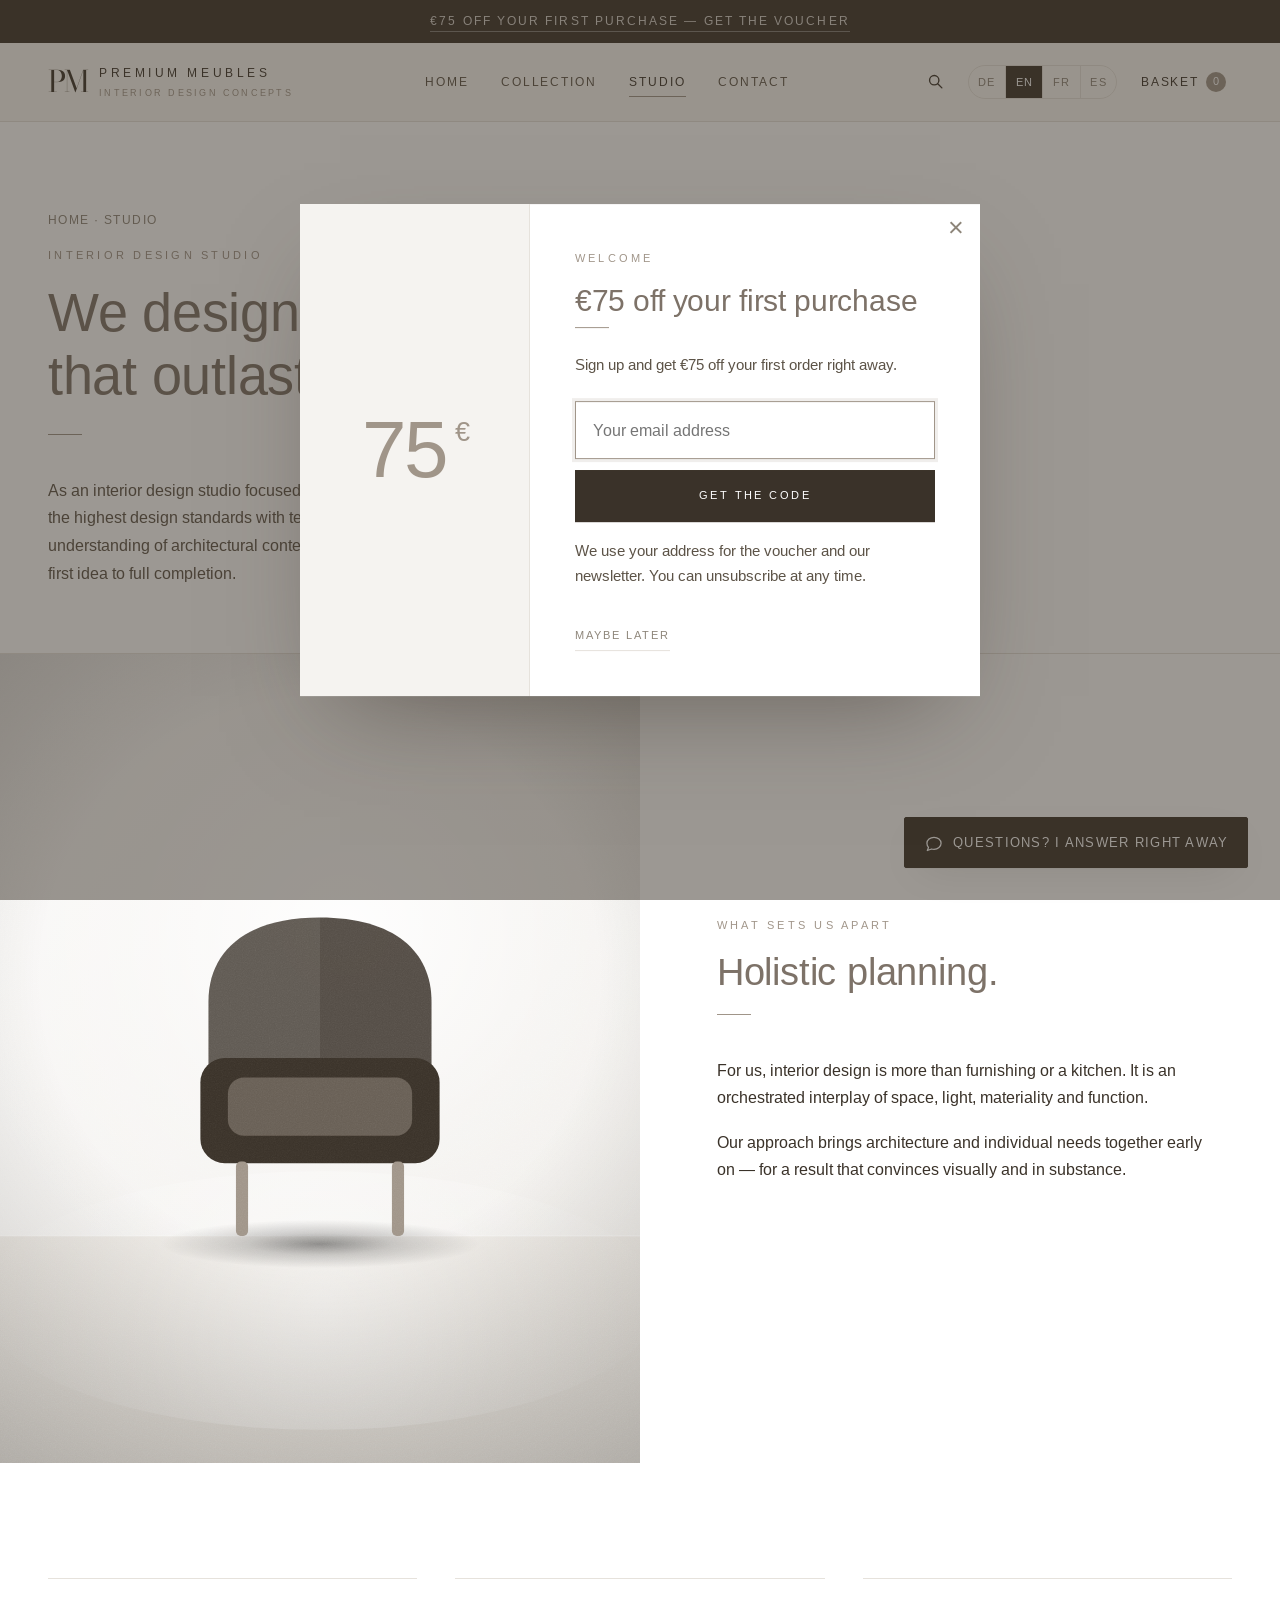
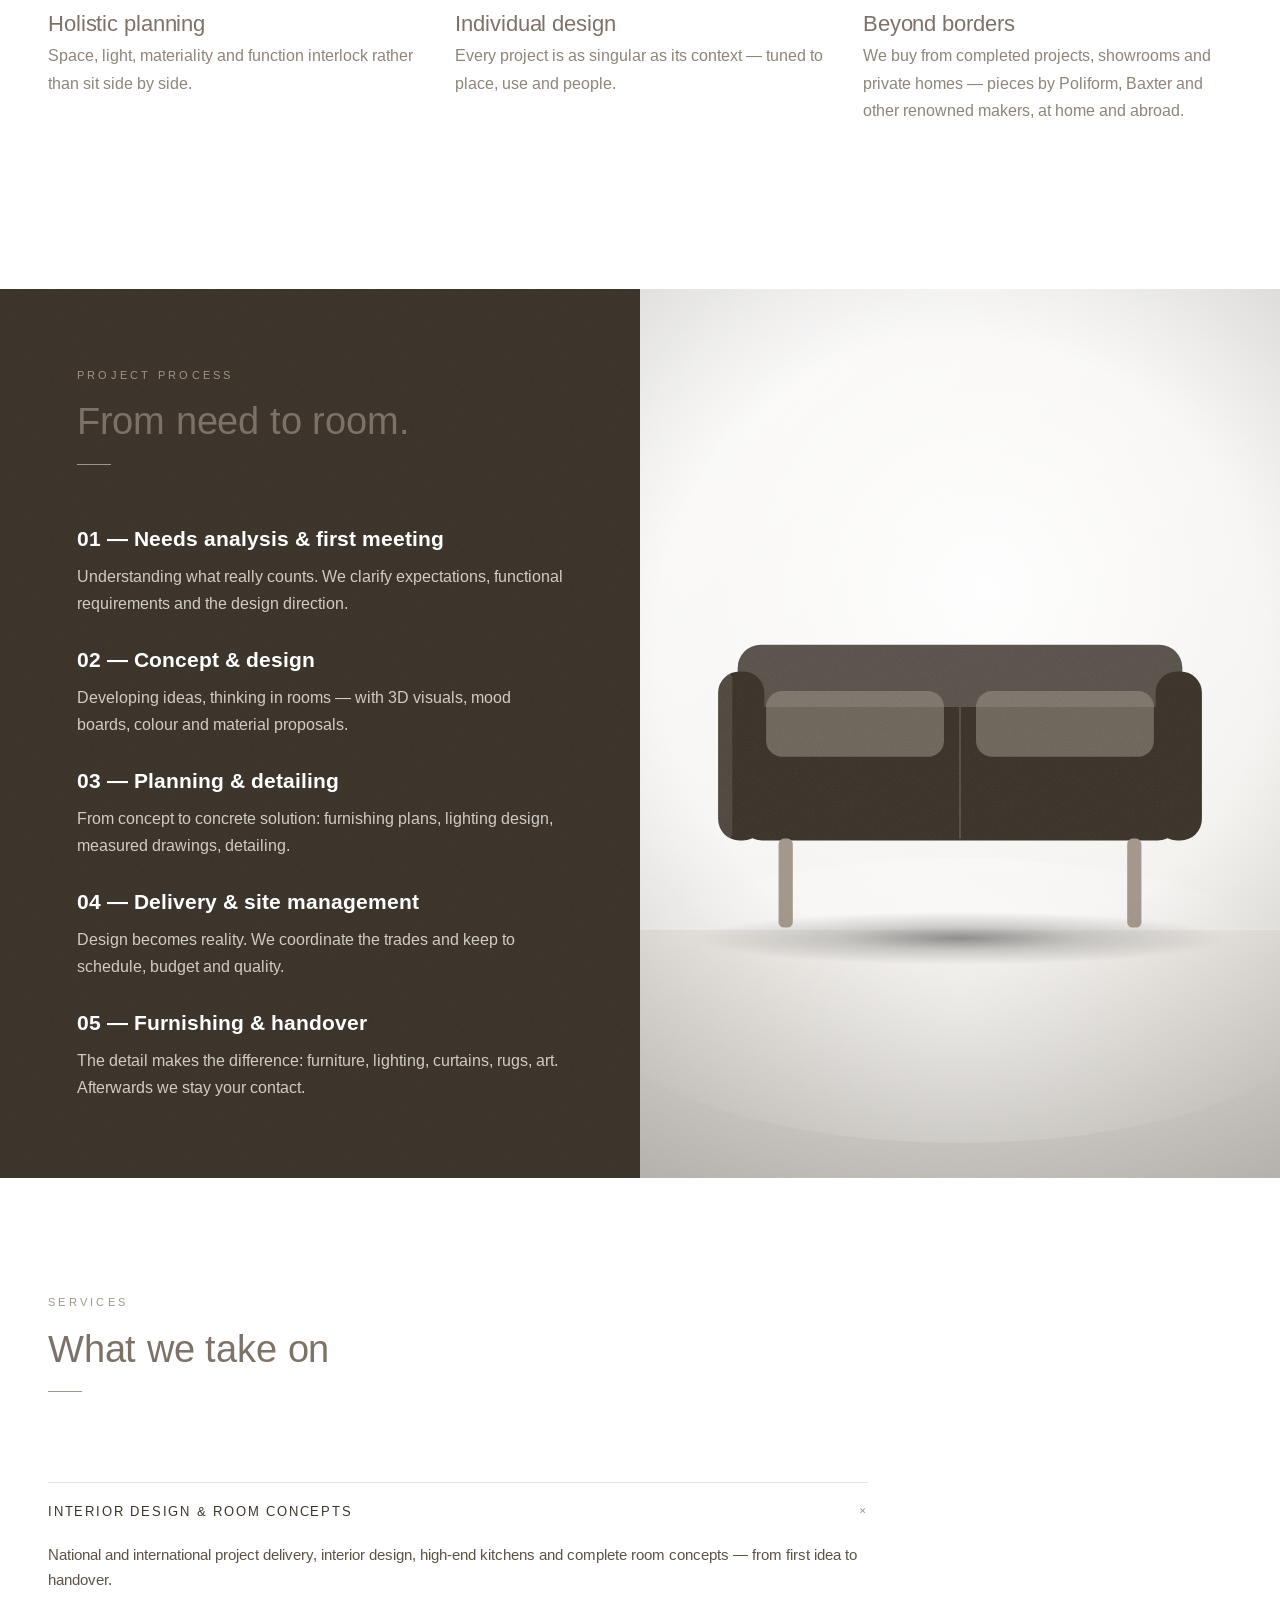
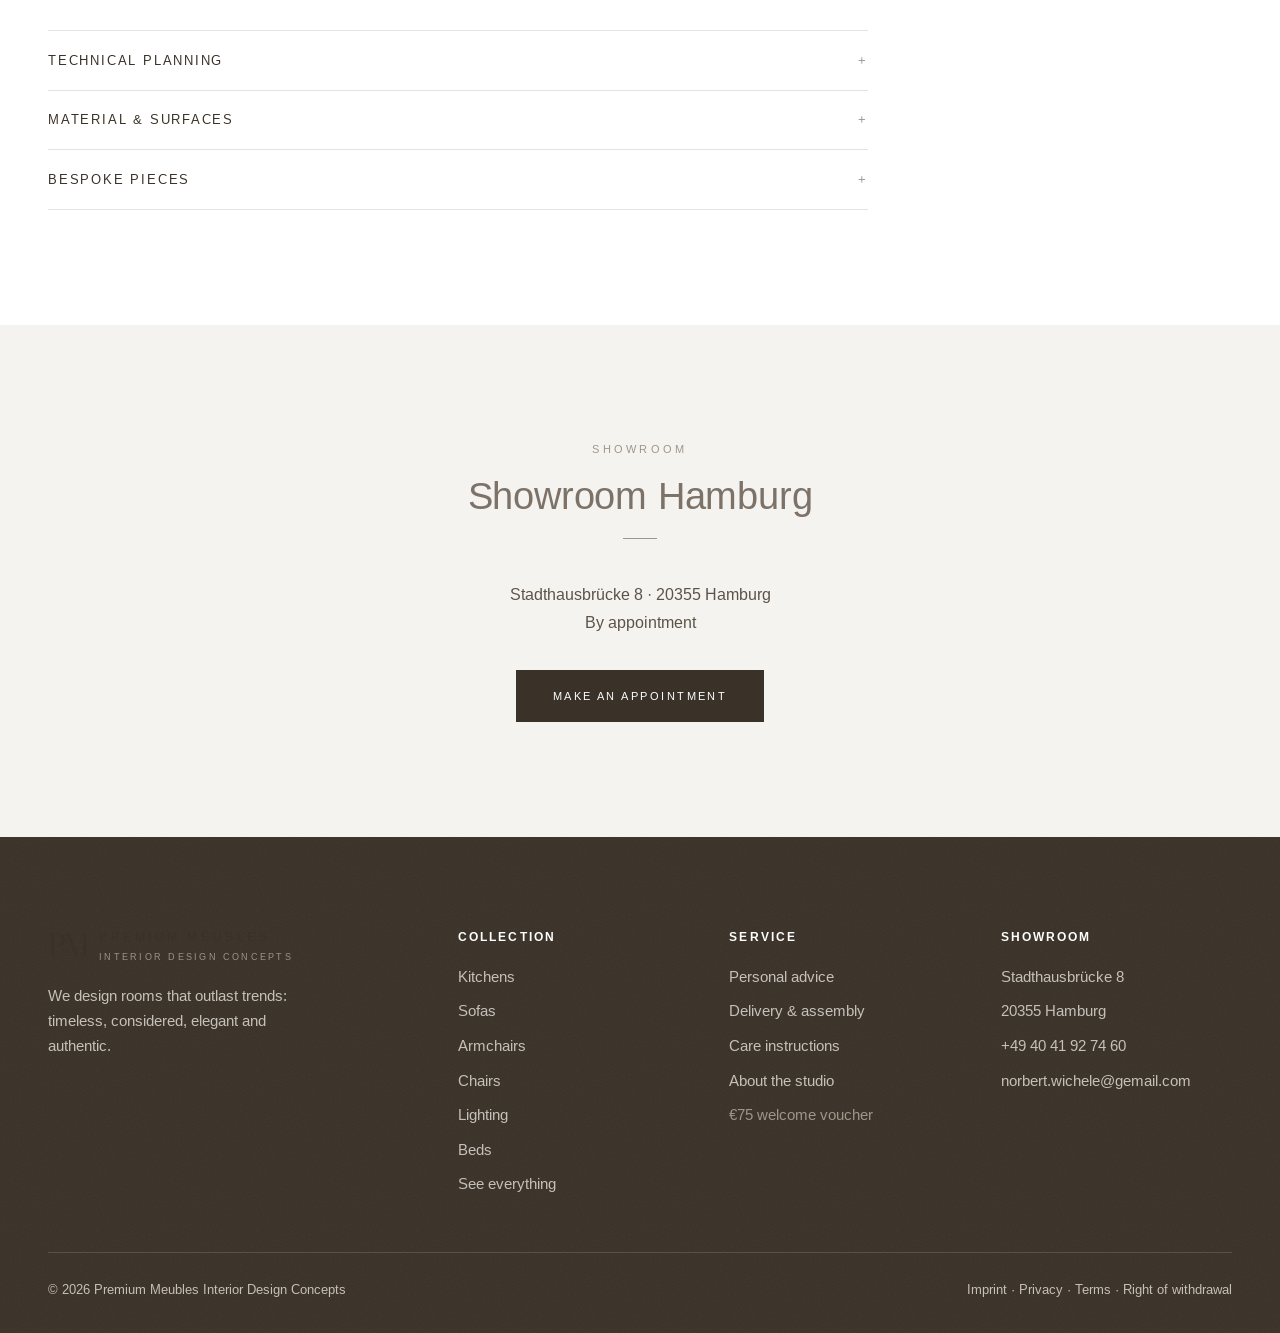
<file: ueber-uns.html>
<!DOCTYPE html>
<html lang="de">
<head>
<meta charset="utf-8">
<meta name="viewport" content="width=device-width, initial-scale=1">
<title data-i18n="title.about">Das Studio — Premium Meubles</title>
<meta name="description" data-i18n-content="desc.about" content="Premium Meubles ist ein Interior Design Studio in Hamburg: ganzheitliche Planung, individuelles Design und Projekte im In- und Ausland.">
<link rel="preconnect" href="https://fonts.googleapis.com">
<link rel="preconnect" href="https://fonts.gstatic.com" crossorigin>
<link href="https://fonts.googleapis.com/css2?family=Arimo:wght@400;500;700&family=Bodoni+Moda:opsz,wght@6..96,400;6..96,500&display=swap" rel="stylesheet">
<link rel="stylesheet" href="assets/css/style.css">
<!-- kopfdaten:anfang (wird von tools/build.js geschrieben) -->
<link rel="canonical" href="https://www.premium-meubles.de/ueber-uns.html">
<meta name="robots" content="index, follow, max-image-preview:large">

<!-- Vorschau beim Teilen (WhatsApp, Facebook, LinkedIn, Signal …) -->
<meta property="og:type" content="website">
<meta property="og:site_name" content="Premium Meubles">
<meta property="og:locale" content="de_DE">
<meta property="og:locale:alternate" content="en_GB">
<meta property="og:locale:alternate" content="fr_FR">
<meta property="og:locale:alternate" content="es_ES">
<meta property="og:title" content="Das Studio — Premium Meubles">
<meta property="og:description" content="Premium Meubles ist ein Interior Design Studio in Hamburg: ganzheitliche Planung, individuelles Design und Projekte im In- und Ausland.">
<meta property="og:url" content="https://www.premium-meubles.de/ueber-uns.html">
<meta property="og:image" content="https://www.premium-meubles.de/assets/img/og-premium-meubles.jpg">
<meta property="og:image:width" content="1200">
<meta property="og:image:height" content="630">
<meta property="og:image:alt" content="Premium Meubles — Gute Stücke aus zweiter Hand.">
<meta name="twitter:card" content="summary_large_image">
<meta name="twitter:title" content="Das Studio — Premium Meubles">
<meta name="twitter:description" content="Premium Meubles ist ein Interior Design Studio in Hamburg: ganzheitliche Planung, individuelles Design und Projekte im In- und Ausland.">
<meta name="twitter:image" content="https://www.premium-meubles.de/assets/img/og-premium-meubles.jpg">

<!-- Signet und Farbe der Adresszeile. Relative Pfade, damit die
     Seite auch in einem Unterordner liegen darf (etwa GitHub Pages). -->
<link rel="icon" href="favicon.ico" sizes="48x48">
<link rel="icon" href="assets/favicon.svg" type="image/svg+xml">
<link rel="apple-touch-icon" href="assets/icon-180.png">
<link rel="manifest" href="site.webmanifest">
<meta name="theme-color" content="#3a3229">

<!-- Auszeichnung für Suchmaschinen -->
<script type="application/ld+json">{
  "@context": "https://schema.org",
  "@type": "FurnitureStore",
  "@id": "https://www.premium-meubles.de/#haus",
  "name": "Premium Meubles",
  "description": "Premium Meubles verkauft ausgesuchte Luxusmöbel und Leuchten aus zweiter Hand: Sofas, Sessel, Tische und Leuchten als geprüfte Einzelstücke. Persönliche Beratung und Lieferung bis in den Raum.",
  "url": "https://www.premium-meubles.de/",
  "image": "https://www.premium-meubles.de/assets/img/og-premium-meubles.jpg",
  "logo": "https://www.premium-meubles.de/assets/icon-512.png",
  "telephone": "+49 40 41 92 74 60",
  "email": "norbert.wichele@gemail.com",
  "priceRange": "€€€",
  "address": {
    "@type": "PostalAddress",
    "streetAddress": "Stadthausbrücke 8",
    "postalCode": "20355",
    "addressLocality": "Hamburg",
    "addressCountry": "DE"
  },
  "geo": {
    "@type": "GeoCoordinates",
    "latitude": 53.5511,
    "longitude": 9.9865
  },
  "areaServed": "DE",
  "currenciesAccepted": "EUR"
}</script>
<script type="application/ld+json">{
  "@context": "https://schema.org",
  "@type": "BreadcrumbList",
  "itemListElement": [
    {
      "@type": "ListItem",
      "position": 1,
      "name": "Startseite",
      "item": "https://www.premium-meubles.de/index.html"
    },
    {
      "@type": "ListItem",
      "position": 2,
      "name": "Studio",
      "item": "https://www.premium-meubles.de/ueber-uns.html"
    }
  ]
}</script>
<!-- kopfdaten:ende -->
</head>
<body data-page="about">
<div id="site-header">
<noscript>
  <style>.reveal { opacity: 1 !important; transform: none !important; }</style>
  <div class="topbar">Showroom Hamburg · Beratung nach Vereinbarung unter +49 40 41 92 74 60</div>
  <header class="header"><div class="wrap header__inner">
    <a class="logo" href="index.html"><span class="logo__mark">PM</span><span class="logo__name">Premium Meubles<small>Interior Design Concepts</small></span></a>
    <nav class="nav-static">
      <a href="index.html">Startseite</a>
      <a href="kollektion.html">Kollektion</a>
      <a href="ueber-uns.html" class="is-active">Studio</a>
      <a href="kontakt.html">Kontakt</a>
    </nav>
  </div></header>
</noscript>
</div>

<main>
  <section class="page-head">
    <div class="wrap">
      <div class="crumbs"><a href="index.html" data-i18n="nav.home">Startseite</a> · <span data-i18n="nav.about">Studio</span></div>
      <span class="eyebrow" data-i18n="about.eyebrow">Interior Design Studio</span>
      <h1 data-i18n-html="about.title">Wir gestalten Räume,<br>die über Trends hinausgehen.</h1>
      <span class="rule"></span>
      <p class="lede" data-i18n="about.lede">Als Interior Design Studio mit Fokus auf ganzheitliche Planung verbinden wir höchste gestalterische Ansprüche mit technischer Präzision und tiefem Verständnis für architektonische Zusammenhänge. Wir begleiten Projekte von der ersten Idee bis zur vollständigen Umsetzung.</p>
    </div>
  </section>

  <section class="split">
    <div class="split__media" id="art-1"></div>
    <div class="split__text">
      <span class="eyebrow" data-i18n="about.mat.eyebrow">Was uns auszeichnet</span>
      <h2 data-i18n="about.mat.title">Ganzheitliche Planung.</h2>
          <span class="rule"></span>
      <p data-i18n="about.mat.p1">Interior Design ist für uns mehr als Möblierung oder nur eine Küche. Es ist ein orchestriertes Zusammenspiel aus Raum, Licht, Materialität und Funktion.</p>
      <p data-i18n="about.mat.p2">Unser Planungsansatz integriert frühzeitig Architektur und individuelle Bedürfnisse — für ein Ergebnis, das sowohl visuell als auch inhaltlich überzeugt.</p>
    </div>
  </section>

  <section class="section">
    <div class="wrap">
      <div class="grid grid--3">
        <div class="value reveal">
          <h3 data-i18n="about.n1.t">Ganzheitliche Planung</h3>
          <p class="muted" data-i18n="about.n1.p">Raum, Licht, Materialität und Funktion greifen ineinander, statt nebeneinander zu stehen.</p>
        </div>
        <div class="value reveal">
          <h3 data-i18n="about.n2.t">Individuelles Design</h3>
          <p class="muted" data-i18n="about.n2.p">Jedes Projekt ist so einzigartig wie sein Kontext — abgestimmt auf Ort, Nutzung und Menschen.</p>
        </div>
        <div class="value reveal">
          <h3 data-i18n="about.n3.t">Über Grenzen hinaus</h3>
          <p class="muted" data-i18n="about.n3.p">Wir kaufen aus abgeschlossenen Projekten, Ausstellungen und Privatbesitz an — Stücke von Poliform, Baxter und anderen renommierten Herstellern, im In- und Ausland.</p>
        </div>
      </div>
    </div>
  </section>

  <section class="split">
    <div class="split__text split--dark">
      <span class="eyebrow" data-i18n="about.proc.eyebrow">Projektverlauf</span>
      <h2 data-i18n="about.proc.title">Vom Bedürfnis zum Raum.</h2>
          <span class="rule"></span>
      <ol style="list-style:none;padding:0;margin:1rem 0 0;display:grid;gap:1.6rem">
        <li><strong style="font-family:var(--serif);font-size:1.3rem">01 — <span data-i18n="about.proc.s1">Bedarfsanalyse &amp; Erstberatung</span></strong>
          <p style="margin:.35rem 0 0" data-i18n="about.proc.p1">Verstehen, was wirklich zählt. Wir klären Erwartungen, funktionale Anforderungen und den gestalterischen Stil.</p></li>
        <li><strong style="font-family:var(--serif);font-size:1.3rem">02 — <span data-i18n="about.proc.s2">Konzeption &amp; Entwurf</span></strong>
          <p style="margin:.35rem 0 0" data-i18n="about.proc.p2">Ideen entwickeln, Räume denken — mit 3D-Visualisierungen, Moodboards, Farb- und Materialvorschlägen.</p></li>
        <li><strong style="font-family:var(--serif);font-size:1.3rem">03 — <span data-i18n="about.proc.s3">Planung &amp; Detailentwicklung</span></strong>
          <p style="margin:.35rem 0 0" data-i18n="about.proc.p3">Vom Konzept zur konkreten Lösung: Möblierungspläne, Lichtplanung, Maßzeichnungen, Detailplanungen.</p></li>
        <li><strong style="font-family:var(--serif);font-size:1.3rem">04 — <span data-i18n="about.proc.s4">Umsetzung &amp; Bauleitung</span></strong>
          <p style="margin:.35rem 0 0" data-i18n="about.proc.p4">Gestaltung wird Realität. Wir koordinieren die Gewerke und achten auf Zeit-, Kosten- und Qualitätspläne.</p></li>
        <li><strong style="font-family:var(--serif);font-size:1.3rem">05 — <span data-i18n="about.proc.s5">Möblierung &amp; Übergabe</span></strong>
          <p style="margin:.35rem 0 0" data-i18n="about.proc.p5">Das Detail macht den Unterschied: Möbel, Leuchten, Vorhänge, Teppiche, Kunst. Danach bleiben wir Ansprechpartner.</p></li>
      </ol>
    </div>
    <div class="split__media" id="art-2"></div>
  </section>

  <section class="section">
    <div class="wrap">
      <div class="section-head reveal">
        <div>
          <span class="eyebrow" data-i18n="about.care.eyebrow">Leistungen</span>
          <h2 data-i18n="about.care.title">Was wir übernehmen</h2>
          <span class="rule"></span>
        </div>
      </div>
      <div class="acc" style="max-width:820px">
        <div class="acc__item">
          <button class="acc__btn" aria-expanded="true"><span data-i18n="about.care.leather">Interior Design &amp; Raumkonzepte</span> <i>+</i></button>
          <div class="acc__panel is-open"><p data-i18n="about.care.leather.p">Nationale und internationale Projektrealisation, Interior Design, high-end Küchen und vollständige Raumkonzepte — von der ersten Idee bis zur Übergabe.</p></div>
        </div>
        <div class="acc__item">
          <button class="acc__btn" aria-expanded="false"><span data-i18n="about.care.wood">Technische Planung</span> <i>+</i></button>
          <div class="acc__panel"><p data-i18n="about.care.wood.p">Ausführungs- und Detailplanung, Möblierungs- und Lichtplanung sowie die Koordination der Schnittstellen mit externen Planern.</p></div>
        </div>
        <div class="acc__item">
          <button class="acc__btn" aria-expanded="false"><span data-i18n="about.care.fabric">Material &amp; Oberflächen</span> <i>+</i></button>
          <div class="acc__panel"><p data-i18n="about.care.fabric.p">Material-, Farb- und Oberflächenberatung mit einem sicheren Gespür für Proportion, Haptik und Atmosphäre.</p></div>
        </div>
        <div class="acc__item">
          <button class="acc__btn" aria-expanded="false"><span data-i18n="about.care.metal">Sonderanfertigungen</span> <i>+</i></button>
          <div class="acc__panel"><p data-i18n="about.care.metal.p">Einzigartige Sonderanfertigungen auf höchstem Niveau, gefertigt mit ausgewählten Manufakturen — auch nach eigenen Entwürfen.</p></div>
        </div>
      </div>
    </div>
  </section>

  <section class="section" style="background:var(--paper-2)">
    <div class="wrap center">
      <span class="eyebrow" data-i18n="about.visit.eyebrow">Showroom</span>
      <h2 data-i18n="about.visit.title">Showroom Hamburg</h2>
          <span class="rule"></span>
      <p class="lede" style="margin-inline:auto" data-i18n-html="about.visit.p">Stadthausbrücke 8 · 20355 Hamburg<br>Termine nach Vereinbarung</p>
      <a class="btn" href="kontakt.html" style="margin-top:1rem" data-i18n="about.visit.cta">Termin vereinbaren</a>
    </div>
  </section>
</main>

<div id="site-footer">
<noscript>
  <footer class="footer"><div class="wrap">
    <p>Wir gestalten Räume, die über Trends hinausgehen: zeitlos, durchdacht, elegant und authentisch.</p>
    <p>Stadthausbrücke 8 · 20355 Hamburg · <a href="tel:+4940419274600">+49 40 41 92 74 60</a> ·
       <a href="mailto:norbert.wichele@gemail.com">norbert.wichele@gemail.com</a></p>
    <p class="muted">Warenkorb, Suche und Sprachwahl brauchen JavaScript.</p>
  </div></footer>
</noscript>
</div>

<script src="assets/js/i18n.js"></script>
<script src="assets/js/data.js"></script>
<script src="assets/js/app.js"></script>
<script src="assets/js/berater.js"></script>
<script>
function initPage() {
  $("#art-1").innerHTML = ART.sessel(TONES.studio);
  $("#art-2").innerHTML = ART.sofa(TONES.studio);
}
</script>
</body>
</html>
</file>
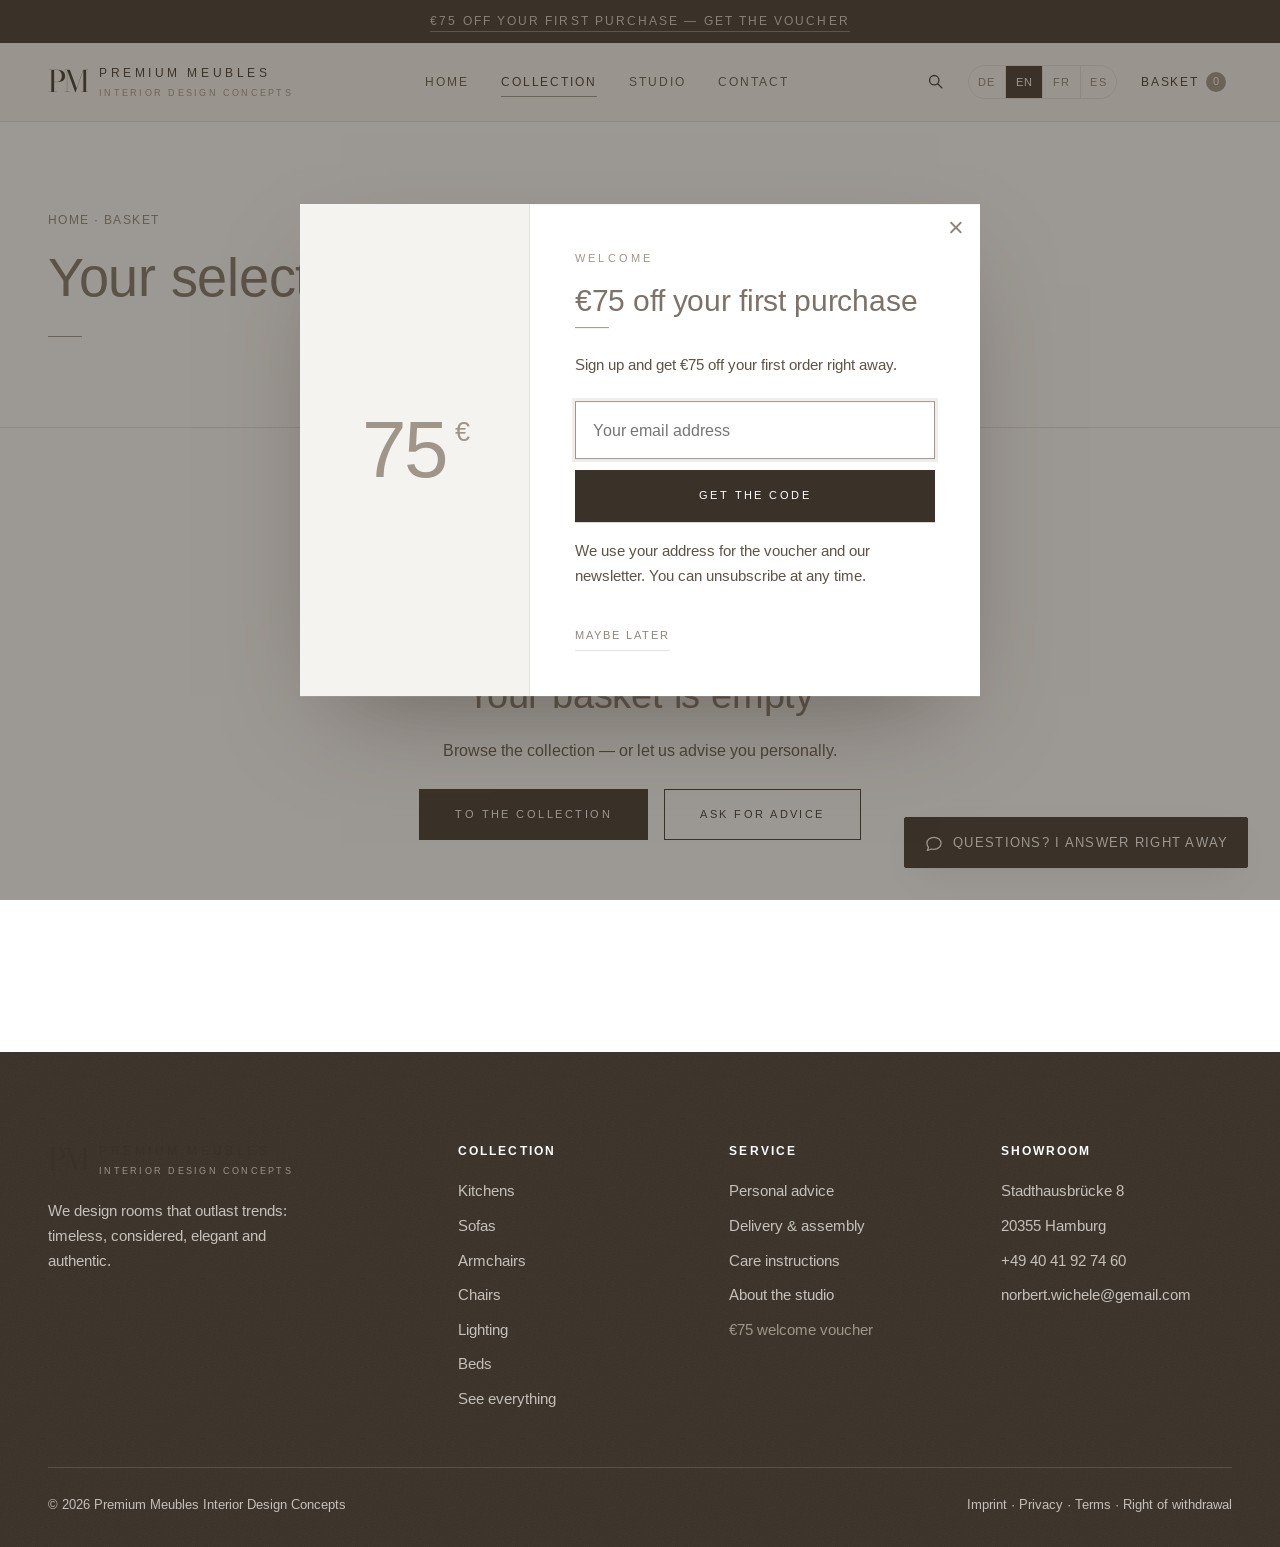
<file: warenkorb.html>
<!DOCTYPE html>
<html lang="de">
<head>
<meta charset="utf-8">
<meta name="viewport" content="width=device-width, initial-scale=1">
<title data-i18n="title.cart">Warenkorb — Premium Meubles</title>
<meta name="description" data-i18n-content="desc.cart" content="Ihre Auswahl bei Premium Meubles — mit Zustand, Verfügbarkeit und Lieferung bis in den Raum.">
<link rel="preconnect" href="https://fonts.googleapis.com">
<link rel="preconnect" href="https://fonts.gstatic.com" crossorigin>
<link href="https://fonts.googleapis.com/css2?family=Arimo:wght@400;500;700&family=Bodoni+Moda:opsz,wght@6..96,400;6..96,500&display=swap" rel="stylesheet">
<link rel="stylesheet" href="assets/css/style.css">
<!-- kopfdaten:anfang (wird von tools/build.js geschrieben) -->
<link rel="canonical" href="https://www.premium-meubles.de/warenkorb.html">
<meta name="robots" content="noindex, follow">

<!-- Vorschau beim Teilen (WhatsApp, Facebook, LinkedIn, Signal …) -->
<meta property="og:type" content="website">
<meta property="og:site_name" content="Premium Meubles">
<meta property="og:locale" content="de_DE">
<meta property="og:locale:alternate" content="en_GB">
<meta property="og:locale:alternate" content="fr_FR">
<meta property="og:locale:alternate" content="es_ES">
<meta property="og:title" content="Warenkorb — Premium Meubles">
<meta property="og:description" content="Ihre Auswahl bei Premium Meubles — mit Zustand, Verfügbarkeit und Lieferung bis in den Raum.">
<meta property="og:url" content="https://www.premium-meubles.de/warenkorb.html">
<meta property="og:image" content="https://www.premium-meubles.de/assets/img/og-premium-meubles.jpg">
<meta property="og:image:width" content="1200">
<meta property="og:image:height" content="630">
<meta property="og:image:alt" content="Premium Meubles — Gute Stücke aus zweiter Hand.">
<meta name="twitter:card" content="summary_large_image">
<meta name="twitter:title" content="Warenkorb — Premium Meubles">
<meta name="twitter:description" content="Ihre Auswahl bei Premium Meubles — mit Zustand, Verfügbarkeit und Lieferung bis in den Raum.">
<meta name="twitter:image" content="https://www.premium-meubles.de/assets/img/og-premium-meubles.jpg">

<!-- Signet und Farbe der Adresszeile. Relative Pfade, damit die
     Seite auch in einem Unterordner liegen darf (etwa GitHub Pages). -->
<link rel="icon" href="favicon.ico" sizes="48x48">
<link rel="icon" href="assets/favicon.svg" type="image/svg+xml">
<link rel="apple-touch-icon" href="assets/icon-180.png">
<link rel="manifest" href="site.webmanifest">
<meta name="theme-color" content="#3a3229">

<!-- Auszeichnung für Suchmaschinen -->
<script type="application/ld+json">{
  "@context": "https://schema.org",
  "@type": "FurnitureStore",
  "@id": "https://www.premium-meubles.de/#haus",
  "name": "Premium Meubles",
  "description": "Premium Meubles verkauft ausgesuchte Luxusmöbel und Leuchten aus zweiter Hand: Sofas, Sessel, Tische und Leuchten als geprüfte Einzelstücke. Persönliche Beratung und Lieferung bis in den Raum.",
  "url": "https://www.premium-meubles.de/",
  "image": "https://www.premium-meubles.de/assets/img/og-premium-meubles.jpg",
  "logo": "https://www.premium-meubles.de/assets/icon-512.png",
  "telephone": "+49 40 41 92 74 60",
  "email": "norbert.wichele@gemail.com",
  "priceRange": "€€€",
  "address": {
    "@type": "PostalAddress",
    "streetAddress": "Stadthausbrücke 8",
    "postalCode": "20355",
    "addressLocality": "Hamburg",
    "addressCountry": "DE"
  },
  "geo": {
    "@type": "GeoCoordinates",
    "latitude": 53.5511,
    "longitude": 9.9865
  },
  "areaServed": "DE",
  "currenciesAccepted": "EUR"
}</script>
<!-- kopfdaten:ende -->
</head>
<body data-page="shop">
<div id="site-header">
<noscript>
  <style>.reveal { opacity: 1 !important; transform: none !important; }</style>
  <div class="topbar">Showroom Hamburg · Beratung nach Vereinbarung unter +49 40 41 92 74 60</div>
  <header class="header"><div class="wrap header__inner">
    <a class="logo" href="index.html"><span class="logo__mark">PM</span><span class="logo__name">Premium Meubles<small>Interior Design Concepts</small></span></a>
    <nav class="nav-static">
      <a href="index.html">Startseite</a>
      <a href="kollektion.html" class="is-active">Kollektion</a>
      <a href="ueber-uns.html">Studio</a>
      <a href="kontakt.html">Kontakt</a>
    </nav>
  </div></header>
</noscript>
</div>

<main>
  <section class="page-head">
    <div class="wrap">
      <div class="crumbs"><a href="index.html" data-i18n="nav.home">Startseite</a> · <span data-i18n="cart.title">Warenkorb</span></div>
      <h1 data-i18n="cartpage.title">Ihre Auswahl</h1>
      <span class="rule"></span>
    </div>
  </section>

  <section class="section">
    <div class="wrap" id="cart-root"></div>
  </section>
</main>

<div id="site-footer">
<noscript>
  <footer class="footer"><div class="wrap">
    <p>Wir gestalten Räume, die über Trends hinausgehen: zeitlos, durchdacht, elegant und authentisch.</p>
    <p>Stadthausbrücke 8 · 20355 Hamburg · <a href="tel:+4940419274600">+49 40 41 92 74 60</a> ·
       <a href="mailto:norbert.wichele@gemail.com">norbert.wichele@gemail.com</a></p>
    <p class="muted">Warenkorb, Suche und Sprachwahl brauchen JavaScript.</p>
  </div></footer>
</noscript>
</div>

<script src="assets/js/i18n.js"></script>
<script src="assets/js/data.js"></script>
<script src="assets/js/app.js"></script>
<script src="assets/js/berater.js"></script>
<script>
function initPage() {
  renderCartPage();
  onCartChange(renderCartPage);
  bezahlHinweis();
}

function renderCartPage() {
  const items = Cart.read();
  const root = $("#cart-root");

  if (!items.length) {
    root.innerHTML = `
      <div class="empty-state">
        <span class="eyebrow">${t("cartpage.empty.eyebrow")}</span>
        <h2>${t("cartpage.empty.title")}</h2>
        <p class="lede" style="margin-inline:auto">${t("cartpage.empty.p")}</p>
        <div style="display:flex;gap:1rem;justify-content:center;flex-wrap:wrap;margin-top:1.5rem">
          <a class="btn" href="kollektion.html">${t("cartpage.empty.cta1")}</a>
          <a class="btn btn--ghost" href="kontakt.html">${t("cartpage.empty.cta2")}</a>
        </div>
      </div>`;
    return;
  }

  const subtotal = Cart.subtotal();
  const versand = 0;
  const rabatt = Discount.betrag(subtotal);
  const gesamt = subtotal - rabatt + versand;
  const mwst = Math.round(gesamt - gesamt / 1.19);

  root.innerHTML = `
  <div class="cart-layout">
    <div>
      ${items.map((item, index) => {
        const p = findProduct(item.id);
        const x = pt(p);
        return `
        <div class="cart-item">
          <a class="cart-item__media" href="produkt.html?id=${p.id}">${artFor(p, item.colorIndex)}</a>
          <div>
            <a class="cart-item__title" href="produkt.html?id=${p.id}">${p.name}</a>
            <div class="cart-item__meta">${t("cat." + p.categoryKey)} · ${itemColor(p, item)} · ${p.used ? t("grade." + p.grade) : t("cartpage.production") + " " + x.lead}</div>
            <div style="display:flex;align-items:center;gap:1rem;margin-top:.8rem;flex-wrap:wrap">
              ${bestand(p) > 1 ? `
              <div class="qty">
                <button data-dec="${index}" aria-label="${t("pdp.less")}">−</button>
                <span>${item.qty}</span>
                <button data-inc="${index}" aria-label="${t("pdp.more")}">+</button>
              </div>` : `<span class="caption">${t("pdp.unique")}</span>`}
              <button class="cart-item__remove" data-del="${index}" style="margin:0">${t("cart.remove")}</button>
            </div>
          </div>
          <div class="cart-item__price">${euro(p.price * item.qty)}</div>
        </div>`;
      }).join("")}

      <div style="display:flex;justify-content:space-between;gap:1rem;flex-wrap:wrap;margin-top:2rem">
        <a class="link-underline" href="kollektion.html">${t("cart.continue")}</a>
        <button class="cart-item__remove" id="cart-clear" style="margin:0">${t("cartpage.clear")}</button>
      </div>
    </div>

    <aside class="summary">
      <h3>${t("cartpage.summary")}</h3>
      <div class="summary__row"><span>${t("cart.subtotal")}</span><span>${euro(subtotal)}</span></div>
      <div class="summary__row"><span>${t("cartpage.delivery")}</span><span>${versand === 0 ? t("cartpage.included") : euro(versand)}</span></div>
      ${rabatt > 0 ? `<div class="summary__row summary__row--discount">
        <span>${t("cartpage.discount")} · ${GUTSCHEIN.code}</span><span>−${euro(rabatt)}</span></div>` : ""}
      <div class="summary__row muted" style="font-size:.85rem"><span>${t("cartpage.vat")}</span><span>${euro(mwst)}</span></div>
      <div class="summary__row summary__row--total"><span>${t("cartpage.total")}</span><span>${euro(gesamt)}</span></div>

      <div class="code-box">
        ${rabatt > 0 ? `
          <span class="caption"><b>${GUTSCHEIN.code}</b></span>
          <button class="link-underline" id="code-remove">${t("cartpage.codeRemove")}</button>
        ` : `
          <label class="field" style="margin:0;flex:1">
            <span class="visually-hidden">${t("cartpage.codeLabel")}</span>
            <input type="text" id="code-input" placeholder="${t("cartpage.codePlaceholder")}" aria-label="${t("cartpage.codeLabel")}" autocomplete="off">
          </label>
          <button class="btn btn--ghost" id="code-apply">${t("cartpage.codeApply")}</button>
        `}
      </div>
      <p class="form-msg" id="code-msg" hidden></p>

      <button class="btn btn--block" id="checkout" style="margin-top:1.4rem">${t("cartpage.checkout")}</button>
      <p class="form-note" style="margin-top:1rem">${t("cartpage.note")}</p>
      <div class="form-msg" id="checkout-msg" hidden style="margin-top:1rem"></div>
    </aside>
  </div>`;

  $$("[data-inc]").forEach((b) => b.addEventListener("click", () =>
    Cart.setQty(Number(b.dataset.inc), items[Number(b.dataset.inc)].qty + 1)));
  $$("[data-dec]").forEach((b) => b.addEventListener("click", () =>
    Cart.setQty(Number(b.dataset.dec), items[Number(b.dataset.dec)].qty - 1)));
  $$("[data-del]").forEach((b) => b.addEventListener("click", () =>
    Cart.remove(Number(b.dataset.del))));

  $("#cart-clear").addEventListener("click", () => Cart.clear());

  $("#code-apply")?.addEventListener("click", () => {
    const feld = $("#code-input");
    const msg = $("#code-msg");
    if (Discount.einloesen(feld.value)) return;      // löst ein Neuzeichnen aus
    msg.hidden = false;
    msg.textContent = t("cartpage.codeInvalid");
    feld.focus();
  });
  $("#code-input")?.addEventListener("keydown", (e) => { if (e.key === "Enter") $("#code-apply").click(); });
  $("#code-remove")?.addEventListener("click", () => Discount.entfernen());

  $("#checkout").addEventListener("click", zurKasse);
}

/* ---------- Zur Kasse ----------
   Der Browser schickt nur, welches Stück und wie viele. Preise,
   Bestand und Gutschein rechnet die Funktion unter
   netlify/functions/kasse.js noch einmal selbst aus — was von hier
   kommt, darf über Geld nicht entscheiden.

   Läuft die Seite als Einzeldatei oder ohne Kasse dahinter, bleibt es
   beim Hinweis: Der Knopf tut dann nichts Falsches, er sagt es nur. */
async function zurKasse() {
  const knopf = $("#checkout");
  const msg = $("#checkout-msg");
  const zeige = (text) => { msg.hidden = false; msg.textContent = text; };

  if (isPreview() || location.protocol === "file:") return zeige(t("cartpage.demo"));

  const korb = Cart.read().map((i) => ({ id: i.id, menge: i.qty }));
  if (!korb.length) return;

  knopf.disabled = true;
  zeige(t("cartpage.pay.wait"));
  try {
    const antwort = await fetch("/.netlify/functions/kasse", {
      method: "POST",
      headers: { "content-type": "application/json" },
      body: JSON.stringify({
        korb,
        sprache: getLang(),
        code: Discount.aktiv() ? GUTSCHEIN.code : ""
      })
    });
    const daten = await antwort.json().catch(() => ({}));
    /* Liegt gar keine Kasse dahinter (404 auf einem reinen Dateiserver)
       oder ist sie noch ohne Schluessel (503), ist das kein Fehler des
       Besuchers — darum der freundliche Hinweis statt einer Warnung. */
    if ([404, 405, 501, 503].includes(antwort.status)) {
      knopf.disabled = false;
      return zeige(t("cartpage.demo"));
    }
    if (!antwort.ok || !daten.url) throw new Error(daten.fehler || antwort.status);
    location.href = daten.url;
  } catch (e) {
    knopf.disabled = false;
    zeige(t("cartpage.pay.error"));
  }
}

/* Rueckkehr von der Bezahlseite. Stripe haengt das Ergebnis an die
   Adresse; bei Erfolg ist der Warenkorb erledigt. */
function bezahlHinweis() {
  const stand = queryParams().get("bezahlt");
  if (!stand) return;
  if (stand === "1") {
    Cart.clear();
    Discount.entfernen();
  }
  const kasten = document.createElement("div");
  kasten.className = "wrap";
  kasten.style.cssText = "margin-top:2rem";
  kasten.innerHTML = stand === "1"
    ? `<div class="empty-state" style="padding:2.5rem 1rem">
         <h2 style="margin:0 0 .6rem">${t("cartpage.paid.title")}</h2>
         <p class="lede" style="margin-inline:auto">${t("cartpage.paid.p")}</p>
         <a class="btn" href="kollektion.html" style="margin-top:1.2rem">${t("cart.continue")}</a>
       </div>`
    : `<p class="form-msg">${t("cartpage.cancelled")}</p>`;
  /* Neben den Warenkorb, nicht hinein: renderCartPage() schreibt
     #cart-root bei jeder Aenderung neu und loeschte den Hinweis sonst
     sofort wieder — genau im Augenblick des Leerens. */
  const ziel = $("#cart-root");
  if (ziel && ziel.parentNode) ziel.parentNode.insertBefore(kasten, ziel);
  /* Den Hinweis aus der Adresszeile nehmen, damit ein Neuladen ihn
     nicht wiederholt. */
  if (history.replaceState) history.replaceState(null, "", location.pathname);
}
</script>
</body>
</html>
</file>
<file: brainrot/style.css>
:root {
  --bg: #0e0b16;
  --karte: #1a1526;
  --karte2: #251d36;
  --text: #f4f0ff;
  --leise: #a79cc4;
  --pink: #ff3d7f;
  --lila: #7b2cff;
  --gruen: #2ee59d;
  --verlauf: linear-gradient(135deg, var(--pink), var(--lila));
}

* { box-sizing: border-box; }
html { -webkit-text-size-adjust: 100%; }
body {
  margin: 0;
  min-height: 100dvh;
  background: var(--bg);
  color: var(--text);
  font: 17px/1.5 system-ui, -apple-system, "Segoe UI", Roboto, sans-serif;
  padding: env(safe-area-inset-top) 0 env(safe-area-inset-bottom);
}
button { font: inherit; color: inherit; cursor: pointer; border: 0; background: none; }
[hidden] { display: none !important; }

.kopf {
  position: sticky; top: 0; z-index: 5;
  display: flex; align-items: center; justify-content: space-between;
  padding: 12px 16px;
  background: rgba(14, 11, 22, .85);
  backdrop-filter: blur(10px);
}
.logo { display: flex; align-items: center; gap: 10px; font-weight: 800; font-size: 22px; letter-spacing: -.5px; }
.logo img { border-radius: 9px; }
.kopf__knoepfe { display: flex; gap: 8px; }
.rund { width: 42px; height: 42px; border-radius: 50%; background: var(--karte); font-size: 19px; }

main { max-width: 560px; margin: 0 auto; padding: 8px 16px 40px; }
h1 { font-size: clamp(30px, 8vw, 40px); line-height: 1.1; letter-spacing: -1px; margin: 16px 0 6px; }
h2 { font-size: 20px; margin: 28px 0 8px; }
.leise { color: var(--leise); margin: 0 0 20px; }
ol { padding-left: 22px; } li { margin: 6px 0; }

/* App-Kacheln */
.apps { display: grid; grid-template-columns: repeat(2, 1fr); gap: 12px; }
.app {
  display: flex; flex-direction: column; align-items: flex-start; gap: 6px;
  padding: 18px; border-radius: 22px; background: var(--karte);
  text-align: left; transition: transform .12s;
}
.app:active { transform: scale(.96); }
.app__emoji { font-size: 34px; line-height: 1; }
.app__name { font-weight: 700; font-size: 18px; }
.app__klein { color: var(--leise); font-size: 13px; }

/* Zahlen */
.zahlen { display: grid; grid-template-columns: repeat(3, 1fr); gap: 10px; margin: 24px 0 16px; }
.zahlen div { background: var(--karte); border-radius: 18px; padding: 14px 10px; text-align: center; }
.zahlen b {
  display: block; font-size: 28px; line-height: 1.1;
  background: var(--verlauf); -webkit-background-clip: text; background-clip: text; color: transparent;
}
.zahlen span { font-size: 12px; color: var(--leise); }
.link { color: var(--leise); text-decoration: underline; text-underline-offset: 3px; padding: 6px 0; text-align: left; }

/* Gespräch */
#chat { display: flex; flex-direction: column; min-height: calc(100dvh - 90px); }
.verlauf { flex: 1; display: flex; flex-direction: column; gap: 10px; padding: 8px 0 16px; }
.blase {
  max-width: 85%; padding: 12px 16px; border-radius: 20px; animation: rein .25s ease-out;
  overflow-wrap: anywhere;
}
.blase--bot { align-self: flex-start; background: var(--karte2); border-bottom-left-radius: 6px; }
.blase--ich { align-self: flex-end; background: var(--verlauf); border-bottom-right-radius: 6px; font-weight: 600; }
.blase--tippt { display: flex; gap: 5px; padding: 16px 18px; }
.blase--tippt i { width: 8px; height: 8px; border-radius: 50%; background: var(--leise); animation: hops 1s infinite; }
.blase--tippt i:nth-child(2) { animation-delay: .15s; }
.blase--tippt i:nth-child(3) { animation-delay: .3s; }
@keyframes hops { 0%, 60%, 100% { transform: translateY(0); opacity: .5; } 30% { transform: translateY(-5px); opacity: 1; } }
@keyframes rein { from { opacity: 0; transform: translateY(8px); } }

.unten {
  position: sticky; bottom: 0; display: flex; flex-direction: column; gap: 10px;
  padding: 12px 0 calc(12px + env(safe-area-inset-bottom));
  background: linear-gradient(transparent, var(--bg) 18px);
}
.antworten { display: flex; flex-direction: column; gap: 8px; }
.antworten:empty { display: none; }
.chips { display: flex; flex-wrap: wrap; gap: 6px; }
.chip {
  padding: 8px 12px; border-radius: 999px; background: var(--karte);
  border: 1px solid var(--karte2); font-size: 14px; animation: rein .25s ease-out;
}
.reihe { display: grid; grid-template-columns: 2fr 1fr; gap: 8px; }
.reihe .knopf { padding: 13px 10px; }
.eingabe { display: flex; gap: 8px; }
.eingabe input {
  flex: 1; min-width: 0; padding: 13px 16px; border-radius: 999px;
  border: 1px solid var(--karte2); background: var(--karte); color: var(--text);
  font: inherit; font-size: 16px; outline: none;
}
.eingabe input:focus { border-color: var(--pink); }
.eingabe button {
  width: 48px; height: 48px; flex: none; border-radius: 50%;
  background: var(--verlauf); font-size: 18px; font-weight: 800;
}
.schritte li { margin: 8px 0; }
:focus-visible { outline: 2px solid var(--pink); outline-offset: 2px; }
.knopf {
  width: 100%; padding: 15px 18px; border-radius: 16px;
  background: var(--karte); font-weight: 600; text-align: left;
  animation: rein .25s ease-out;
}
.knopf--gut { background: var(--gruen); color: #04130c; text-align: center; font-weight: 800; }
.knopf--leise { background: transparent; border: 1px solid var(--karte2); color: var(--leise); text-align: center; }
.knopf:disabled { opacity: .45; cursor: default; }

/* Atmen */
.atmen { align-self: center; display: grid; place-items: center; width: 220px; height: 220px; margin: 10px 0; }
.atmen__kreis {
  grid-area: 1 / 1; width: 90px; height: 90px; border-radius: 50%;
  background: var(--verlauf); opacity: .85; transition: transform 4s ease-in-out;
}
.atmen__kreis.gross { transform: scale(2.3); }
.atmen__text { grid-area: 1 / 1; font-weight: 800; font-size: 20px; z-index: 1; }

/* Einrichten */
.links { display: flex; flex-direction: column; gap: 8px; margin: 8px 0; }
.kopierzeile { display: flex; gap: 8px; align-items: center; background: var(--karte); padding: 10px 12px; border-radius: 14px; }
.kopierzeile code { flex: 1; font-size: 13px; color: var(--leise); overflow-wrap: anywhere; }
.kopierzeile button { padding: 6px 12px; border-radius: 10px; background: var(--karte2); font-size: 14px; white-space: nowrap; }

.konfetti { position: fixed; top: -20px; font-size: 26px; pointer-events: none; animation: fall 2.2s linear forwards; z-index: 10; }
@keyframes fall { to { transform: translateY(110vh) rotate(540deg); } }

/* iPad und größere Bildschirme */
@media (min-width: 700px) {
  body { font-size: 18px; }
  main { max-width: 760px; padding: 16px 32px 48px; }
  .kopf { padding: 16px max(32px, calc((100% - 760px) / 2 + 32px)); }
  .apps { grid-template-columns: repeat(3, 1fr); gap: 16px; }
  .app { padding: 24px; }
  .app__emoji { font-size: 42px; }
  .zahlen b { font-size: 36px; }
  .zahlen span { font-size: 14px; }
  .blase { max-width: 70%; }
}

@media (prefers-reduced-motion: reduce) {
  *, *::before, *::after { animation: none !important; transition: none !important; }
}
</file>
<file: assets/css/style.css>
/* =========================================================
   STUDIO LUSSO — Interior Design Concepts
   Design-System & Layout

   Farben, Schrift und Gliederung folgen der Imagebroschüre:
   weißer Grund, warmes Greige als Hausfarbe, dunkles Warmbraun
   für das Signet, eine leichte Grotesk ohne Serifen, viel Weißraum
   und der Gedankenstrich als wiederkehrendes Trennzeichen.
   ========================================================= */

:root {
  /* Farben */
  --ink:        #3a3229;   /* dunkles Warmbraun — Signet, starke Schrift */
  --ink-soft:   #5c5347;   /* Fließtext */
  --greige:     #a09589;   /* Hausfarbe der Broschüre */
  --greige-deep:#7d7268;   /* Überschriften, damit sie lesbar bleiben */
  --muted:      #8d8579;
  --line:       #e6e2dc;
  --paper:      #ffffff;
  --paper-2:    #f5f3f0;
  --card:       #ffffff;
  --brass:      #a09589;   /* Akzent = Hausfarbe, kein Messing mehr */
  --brass-deep: #7d7268;

  /* Typografie — die Broschüre setzt durchgehend eine leichte Grotesk.
     Arimo ist maßgleich zu Helvetica und springt ein, wo diese fehlt. */
  --sans:    "Helvetica Neue", "Arimo", Helvetica, Arial, sans-serif;
  --display: "Bodoni Moda", "Didot", "Bodoni MT", Georgia, serif;  /* nur das Signet */
  --serif:   var(--sans);

  /* Feine Körnung, die den Bildern Materialität gibt */
  --grain: url("data:image/svg+xml,%3Csvg xmlns='http://www.w3.org/2000/svg' width='160' height='160'%3E%3Cfilter id='n'%3E%3CfeTurbulence type='fractalNoise' baseFrequency='0.85' numOctaves='3' stitchTiles='stitch'/%3E%3CfeColorMatrix type='saturate' values='0'/%3E%3C/filter%3E%3Crect width='160' height='160' filter='url(%23n)'/%3E%3C/svg%3E");

  /* Maße */
  --wrap: 1240px;
  --pad: clamp(1.25rem, 4vw, 3rem);
  --radius: 2px;
  --shadow: 0 1px 2px rgba(22,21,15,.04), 0 12px 40px -18px rgba(22,21,15,.22);
  --t: 420ms cubic-bezier(.2,.7,.2,1);
}

*, *::before, *::after { box-sizing: border-box; }

/* Das hidden-Attribut muss jede display-Regel schlagen. Ohne diese Zeile
   zeigt etwa .promo__code { display: flex } den Gutscheincode auch dann,
   wenn er noch gar nicht freigeschaltet ist. */
[hidden] { display: none !important; }

html { scroll-behavior: smooth; -webkit-text-size-adjust: 100%; }

body {
  margin: 0;
  /* Der Menü-Auszug liegt rechts außerhalb des Bildes. „clip“ schneidet
     ihn ab, ohne — anders als „hidden“ — die haftende Kopfzeile zu lösen. */
  overflow-x: clip;
  background: var(--paper);
  color: var(--ink);
  font-family: var(--sans);
  font-size: 16px;
  line-height: 1.7;
  -webkit-font-smoothing: antialiased;
}

img { max-width: 100%; display: block; }
a { color: inherit; text-decoration: none; }
button { font: inherit; color: inherit; }

h1, h2, h3, h4 {
  font-family: var(--sans);
  font-weight: 300;
  line-height: 1.16;
  letter-spacing: -.005em;
  color: var(--greige-deep);
  margin: 0 0 .5em;
  text-wrap: balance;
}
h1 { font-size: clamp(2.1rem, 4.4vw, 3.4rem); font-weight: 200; }
h2 { font-size: clamp(1.7rem, 3vw, 2.5rem); font-weight: 200; }
h3 { font-size: clamp(1.15rem, 1.7vw, 1.4rem); }

/* Der Gedankenstrich unter der Überschrift — Erkennungszeichen der Broschüre */
.rule { display: block; width: 34px; height: 1px; background: var(--greige); margin: 0 0 2.6rem; border: 0; }
.center .rule { margin-inline: auto; }

/* Aussage in gesperrten Großbuchstaben, wie „S T U D I O  L U S S O .“ */
.claim {
  font-size: .82rem;
  font-weight: 700;
  letter-spacing: .22em;
  text-transform: uppercase;
  color: var(--greige);
  line-height: 1.9;
}

/* Bildunterschrift „/ Marke Beschreibung“ */
.caption { font-size: .74rem; color: var(--muted); letter-spacing: .01em; }
.caption b { font-weight: 700; color: var(--greige-deep); }

/* Aufzählung mit Schrägstrich */
.list-slash { list-style: none; margin: 0; padding: 0; display: grid; gap: .9rem; }
.list-slash li { display: grid; grid-template-columns: 22px 1fr; color: var(--ink-soft); }
.list-slash li::before { content: "/"; color: var(--greige); }
p  { margin: 0 0 1.1em; }

.wrap { width: min(100% - (2 * var(--pad)), var(--wrap)); margin-inline: auto; }
.section { padding: clamp(4rem, 9vw, 8rem) 0; }
.center { text-align: center; }

.eyebrow {
  font-size: .68rem;
  letter-spacing: .3em;
  text-transform: uppercase;
  color: var(--greige);
  font-weight: 500;
  font-weight: 500;
  margin-bottom: 1rem;
  display: block;
}
.lede { font-size: 1.02rem; color: var(--ink-soft); max-width: 56ch; font-weight: 400; }
.muted { color: var(--muted); }

/* ---------- Buttons ---------- */
.btn {
  display: inline-flex;
  align-items: center;
  justify-content: center;
  gap: .6rem;
  padding: .95rem 2.2rem;
  border: 1px solid var(--ink);
  background: var(--ink);
  color: #fff;
  border-radius: 0;
  font-size: .7rem;
  font-weight: 500;
  letter-spacing: .22em;
  text-transform: uppercase;
  cursor: pointer;
  transition: background var(--t), color var(--t), border-color var(--t), transform var(--t);
}
.btn:hover { background: var(--greige-deep); border-color: var(--greige-deep); }
.btn:active { transform: translateY(1px); }
.btn--ghost { background: transparent; color: var(--ink); }
.btn--ghost:hover { background: var(--ink); color: var(--paper); border-color: var(--ink); }
.btn--light { background: transparent; color: var(--paper); border-color: rgba(250,247,242,.55); }
.btn--light:hover { background: var(--paper); color: var(--ink); border-color: var(--paper); }
.btn--block { width: 100%; }
.btn[disabled] { opacity: .45; pointer-events: none; }

.link-underline {
  display: inline-block;
  font-size: .7rem;
  font-weight: 500;
  letter-spacing: .22em;
  text-transform: uppercase;
  padding-bottom: .35rem;
  border-bottom: 1px solid var(--brass);
  transition: color var(--t), border-color var(--t);
}
.link-underline:hover { color: var(--brass); }

/* ---------- Kopfzeile ---------- */
.topbar__promo {
  background: none; border: 0; padding: 0; cursor: pointer;
  font: inherit; color: inherit; letter-spacing: inherit; text-transform: inherit;
  border-bottom: 1px solid rgba(255,255,255,.35);
  transition: color var(--t), border-color var(--t);
}
.topbar__promo:hover { color: #fff; border-color: #fff; }
.topbar--action { cursor: pointer; }

.topbar {
  background: var(--ink);
  color: rgba(250,247,242,.82);
  font-size: .72rem;
  letter-spacing: .18em;
  text-transform: uppercase;
  text-align: center;
  padding: .7rem 1rem;
}

.header {
  position: sticky;
  top: 0;
  z-index: 60;
  background: rgba(250,247,242,.88);
  backdrop-filter: saturate(140%) blur(14px);
  border-bottom: 1px solid var(--line);
}
.header__inner {
  display: flex;
  align-items: center;
  justify-content: space-between;
  gap: 1.5rem;
  min-height: 78px;
}
.logo { display: inline-flex; align-items: center; gap: .8rem; white-space: nowrap; }
.logo__mark {
  font-family: var(--display);
  font-size: 1.85rem;
  line-height: 1;
  letter-spacing: -.08em;
  color: var(--ink);
}
.logo__name { display: block; font-size: .74rem; font-weight: 500; letter-spacing: .3em; text-transform: uppercase; color: var(--ink); }
.logo__name small { display: block; font-size: .54rem; font-weight: 400; letter-spacing: .26em; color: var(--greige); margin-top: .18rem; }

.nav { display: flex; gap: 2rem; }
.nav a {
  font-size: .76rem;
  letter-spacing: .16em;
  text-transform: uppercase;
  position: relative;
  padding: .3rem 0;
  color: var(--ink-soft);
  transition: color var(--t);
}
.nav a::after {
  content: "";
  position: absolute;
  left: 0; bottom: 0;
  width: 0; height: 1px;
  background: var(--brass);
  transition: width var(--t);
}
.nav a:hover, .nav a.is-active { color: var(--ink); }
.nav a:hover::after, .nav a.is-active::after { width: 100%; }

.header__actions { display: flex; align-items: center; gap: 1.1rem; }
.icon-btn {
  background: none;
  border: 0;
  cursor: pointer;
  padding: .4rem;
  display: inline-flex;
  align-items: center;
  gap: .45rem;
  font-size: .76rem;
  letter-spacing: .14em;
  text-transform: uppercase;
  transition: color var(--t);
}
.icon-btn:hover { color: var(--brass); }
.cart-count {
  min-width: 20px; height: 20px;
  padding: 0 5px;
  border-radius: 999px;
  background: var(--brass);
  color: #fff;
  font-size: .66rem;
  font-family: var(--sans);
  letter-spacing: 0;
  display: inline-grid;
  place-items: center;
}
.burger { display: none; }

/* Navigation für Besucher ohne JavaScript — ohne die Auszugs-Regeln des Menüs */
.nav-static { display: flex; gap: 1.6rem; flex-wrap: wrap; }
.nav-static a { font-size: .76rem; letter-spacing: .16em; text-transform: uppercase; color: var(--ink-soft); }
.nav-static a:hover, .nav-static a.is-active { color: var(--brass); }
noscript .footer p { max-width: 60ch; }

.nav__close { display: none; }
.nav-backdrop {
  position: fixed;
  inset: 0;
  background: rgba(22,21,15,.42);
  opacity: 0;
  pointer-events: none;
  transition: opacity var(--t);
  z-index: 90;
}
.nav-backdrop.is-open { opacity: 1; pointer-events: auto; }

/* ---------- Sprachumschalter ---------- */
/* Der Sprachumschalter im Menü ist nur im Menü sichtbar. Die Auszeichnung
   muss genauer sein als .langs weiter unten, sonst wird sie überschrieben. */
.nav .langs--menu { display: none; }
.langs { display: inline-flex; align-items: center; border: 1px solid var(--line); border-radius: 999px; overflow: hidden; }
.lang {
  background: none;
  border: 0;
  padding: .42rem .6rem;
  font-size: .68rem;
  letter-spacing: .1em;
  color: var(--muted);
  cursor: pointer;
  transition: background var(--t), color var(--t);
}
.lang + .lang { border-left: 1px solid var(--line); }
.lang:hover { color: var(--ink); }
.lang.is-active { background: var(--ink); color: var(--paper); }

/* ---------- Suchleiste ---------- */
.searchbar {
  border-top: 1px solid var(--line);
  background: var(--paper);
  max-height: 0;
  overflow: hidden;
  transition: max-height var(--t);
}
.searchbar.is-open { max-height: 70vh; overflow-y: auto; }
.searchbar__inner { display: flex; align-items: center; gap: .9rem; padding: 1.1rem 0; color: var(--muted); }
.searchbar input {
  flex: 1;
  font: inherit;
  font-size: 1.05rem;
  border: 0;
  background: none;
  padding: .3rem 0;
  color: var(--ink);
}
.searchbar input:focus { outline: none; }
.searchbar input::-webkit-search-cancel-button { display: none; }

.search__hint { font-size: .9rem; color: var(--muted); padding-bottom: 1.4rem; margin: 0; }
.search__hint strong { color: var(--ink); font-weight: 500; }
.search__count { font-size: .7rem; letter-spacing: .18em; text-transform: uppercase; color: var(--muted); margin: 0 0 .6rem; }
.search__list { display: grid; gap: .2rem; padding-bottom: 1rem; }
.search__item {
  display: grid;
  grid-template-columns: 56px 1fr auto;
  gap: 1rem;
  align-items: center;
  padding: .7rem;
  margin-inline: -.7rem;
  border-radius: var(--radius);
  transition: background var(--t);
}
.search__item:hover { background: var(--paper-2); }
.search__thumb { display: block; aspect-ratio: 1/1; border-radius: var(--radius); overflow: hidden; background: var(--paper-2); }
.search__thumb svg, .search__thumb img { width: 100%; height: 100%; object-fit: cover; }
.search__text { display: grid; gap: .1rem; min-width: 0; }
.search__cat { font-size: .64rem; letter-spacing: .18em; text-transform: uppercase; color: var(--muted); }
.search__name { font-size: .98rem; color: var(--ink); }
.search__desc { font-size: .84rem; color: var(--muted); overflow: hidden; text-overflow: ellipsis; white-space: nowrap; }
.search__price { font-size: .9rem; white-space: nowrap; font-variant-numeric: tabular-nums; }
.searchbar .link-underline { margin-bottom: 1.6rem; display: inline-block; }

/* ---------- Hero ---------- */
/* Wie die Broschüre: großformatiges Material neben einer weißen
   Textfläche. Kein Text auf dem Bild — das hält beides ruhig. */
.hero {
  display: grid;
  grid-template-columns: 1fr 1fr;
  min-height: clamp(520px, 78vh, 780px);
  background: var(--paper);
}
.hero__bg { position: relative; overflow: hidden; background: var(--paper-2); }
.hero__bg img, .hero__bg svg, .hero__bg canvas { width: 100%; height: 100%; object-fit: cover; display: block; }
.hero__caption {
  position: absolute;
  left: clamp(1rem, 2vw, 1.6rem);
  bottom: clamp(1rem, 2vw, 1.6rem);
  color: rgba(255,255,255,.9);
  z-index: 2;
  text-shadow: 0 1px 6px rgba(58,50,41,.5);
}
.hero__caption b { color: #fff; }
.hero__content {
  display: flex;
  flex-direction: column;
  justify-content: center;
  padding: clamp(2.5rem, 6vw, 6rem) clamp(1.5rem, 5vw, 5rem);
  max-width: 100%;
}
.hero__content h1 { margin-bottom: 1.6rem; }
.hero__actions { display: flex; flex-wrap: wrap; gap: 1rem; margin-top: 2.4rem; }

@media (max-width: 900px) {
  .hero { grid-template-columns: 1fr; min-height: 0; }
  .hero__bg { aspect-ratio: 4 / 3; }
  .hero__content { padding: clamp(2.5rem, 8vw, 4rem) var(--pad) clamp(3rem, 9vw, 4.5rem); }
}


/* ---------- Körnung über den Bildflächen ----------
   Legt eine sehr feine Struktur über jede Abbildung, damit die
   Flächen nicht wie flache Vektorgrafik wirken. */
.hero__bg::after,
.card__media::after,
.pdp__main::after,
.split__media::after,
.cat-tile::after {
  content: "";
  position: absolute;
  inset: 0;
  background-image: var(--grain);
  background-size: 160px 160px;
  opacity: .30;
  mix-blend-mode: soft-light;
  pointer-events: none;
  z-index: 1;
}
.split__media, .pdp__main { position: relative; }
.card__tag, .card__quick, .cat-tile__label { z-index: 2; }

/* Dieselbe Struktur über den dunklen Flächen, damit sie Tiefe bekommen */
.split--dark, .newsletter, .footer { position: relative; }
.split--dark::before, .newsletter::before, .footer::before {
  content: "";
  position: absolute;
  inset: 0;
  background-image: var(--grain);
  background-size: 160px 160px;
  opacity: .22;
  mix-blend-mode: overlay;
  pointer-events: none;
}
.split--dark > *, .newsletter > *, .footer > * { position: relative; z-index: 1; }

/* Warmer Lichtschimmer in den dunklen Abschnitten */
.newsletter { background-image: radial-gradient(115% 85% at 50% 0%, rgba(200,164,99,.12), transparent 62%); }
.footer     { background-image: radial-gradient(100% 70% at 15% 0%, rgba(200,164,99,.08), transparent 60%); }
.split--dark { background-image: radial-gradient(90% 80% at 20% 15%, rgba(200,164,99,.10), transparent 65%); }

/* ---------- Merkmalsleiste ---------- */
.features {
  display: grid;
  grid-template-columns: repeat(auto-fit, minmax(210px, 1fr));
  border-block: 1px solid var(--line);
}
.feature { padding: 2.2rem 1.6rem; text-align: center; border-right: 1px solid var(--line); }
.feature:last-child { border-right: 0; }
.feature h4 { font-family: var(--sans); font-size: .76rem; letter-spacing: .16em; text-transform: uppercase; margin-bottom: .4rem; }
.feature p { font-size: .88rem; color: var(--muted); margin: 0; }

/* ---------- Abschnittskopf ---------- */
.section-head { display: flex; align-items: flex-end; justify-content: space-between; gap: 2rem; margin-bottom: 3rem; flex-wrap: wrap; }
.section-head p { margin: 0; }

/* ---------- Produktraster ---------- */
.grid { display: grid; gap: clamp(1.4rem, 3vw, 2.4rem); }
.grid--3 { grid-template-columns: repeat(auto-fill, minmax(280px, 1fr)); }
.grid--2 { grid-template-columns: repeat(auto-fit, minmax(320px, 1fr)); }

.card { background: transparent; display: flex; flex-direction: column; }
.card__media {
  position: relative;
  aspect-ratio: 4 / 5;
  background: var(--paper-2);
  overflow: hidden;
  border-radius: var(--radius);
}
.card__media img, .card__media svg { width: 100%; height: 100%; object-fit: cover; transition: transform 900ms cubic-bezier(.2,.7,.2,1); }
.card:hover .card__media img, .card:hover .card__media svg { transform: scale(1.045); }
.card__tag {
  position: absolute; top: 1rem; left: 1rem;
  background: var(--ink); color: #fff;
  font-size: .58rem; font-weight: 500; letter-spacing: .2em; text-transform: uppercase;
  padding: .38rem .7rem;
}
/* Gebrauchte Stücke tragen ein zurückhaltendes Etikett — die Ware ist
   geprüft, das muss nicht schreien. */
.card__tag--used { background: rgba(255,255,255,.9); color: var(--ink); border: 1px solid var(--line); }

/* Verkauft: bleibt stehen, tritt aber zurück. Das Bild nimmt Farbe und
   Kraft heraus, beim Darüberfahren kommt es zurück — so bleibt die
   Aufnahme ansehbar, ohne mit dem zu wetteifern, was noch zu haben ist. */
.card__tag--verkauft { background: var(--greige); color: var(--paper); }
.card--verkauft .card__media img,
.card--verkauft .card__media svg { filter: grayscale(.75); opacity: .72; }
.card--verkauft:hover .card__media img,
.card--verkauft:hover .card__media svg { filter: none; opacity: 1; }
.card--verkauft .card__price { text-decoration: line-through; color: var(--greige); }

.verkauft-kasten {
  margin-top: 1.6rem; padding: 1.3rem 1.4rem;
  background: var(--paper-2); border: 1px solid var(--line); border-radius: var(--radius);
}
.verkauft-kasten p { margin: .5rem 0 0; color: var(--ink-soft); }
.card__quick {
  position: absolute; left: 1rem; right: 1rem; bottom: 1rem;
  opacity: 0; transform: translateY(10px);
  /* Unsichtbar heißt auch unantastbar — sonst trifft eine Berührung auf
     dem Mobilgerät den verborgenen Knopf statt die Karte. */
  pointer-events: none;
  transition: opacity var(--t), transform var(--t);
}
.card:hover .card__quick, .card:focus-within .card__quick { opacity: 1; transform: none; pointer-events: auto; }

/* Ohne Mauszeiger gibt es kein Überfahren — dort steht der Knopf immer. */
@media (hover: none) {
  .card__quick { opacity: 1; transform: none; pointer-events: auto; }
}
.card__body { padding-top: 1.1rem; display: flex; flex-direction: column; gap: .25rem; }
.card__cat { font-size: .68rem; letter-spacing: .2em; text-transform: uppercase; color: var(--muted); }
.card__title { font-size: 1.02rem; font-weight: 400; color: var(--ink); }
.card__price { font-size: .95rem; color: var(--ink-soft); }

/* ---------- Split-Banner ---------- */
.split { display: grid; grid-template-columns: 1fr 1fr; align-items: stretch; gap: 0; }
.split__media { min-height: 460px; background: var(--paper-2); }
.split__media img, .split__media svg { width: 100%; height: 100%; object-fit: cover; }
.split__text { padding: clamp(2.5rem, 6vw, 5.5rem); display: flex; flex-direction: column; justify-content: center; }
.split--dark { background: var(--ink); color: var(--paper); }
.split--dark p { color: rgba(250,247,242,.78); }

/* ---------- Kategorien ---------- */
.cat-tile { position: relative; display: block; overflow: hidden; border-radius: var(--radius); aspect-ratio: 3/4; background: var(--paper-2); }
.cat-tile svg, .cat-tile img { width: 100%; height: 100%; object-fit: cover; transition: transform 900ms cubic-bezier(.2,.7,.2,1); }
.cat-tile:hover svg, .cat-tile:hover img { transform: scale(1.06); }
.cat-tile__label {
  position: absolute; inset: auto 0 0 0;
  padding: 3rem 1.4rem 1.3rem;
  /* Über hellen Fotos — einer weißen Küche etwa — trägt ein zarter Verlauf
     die Schrift nicht mehr. Deshalb kräftiger und mit weichem Schatten. */
  background: linear-gradient(transparent, rgba(40,34,28,.82));
  color: #fff;
  text-shadow: 0 1px 10px rgba(30,25,20,.55);
  font-size: .74rem;
  font-weight: 500;
  letter-spacing: .22em;
  text-transform: uppercase;
  text-align: center;
}

/* ---------- Zitat ---------- */
.quote { max-width: 44ch; margin-inline: auto; font-size: clamp(1.25rem, 2.2vw, 1.8rem); font-weight: 200; line-height: 1.45; color: var(--greige-deep); }
.quote cite { display: block; font-family: var(--sans); font-style: normal; font-size: .74rem; letter-spacing: .2em; text-transform: uppercase; color: var(--muted); margin-top: 1.8rem; }

/* ---------- Formulare ---------- */
.field { display: flex; flex-direction: column; gap: .45rem; margin-bottom: 1.15rem; }
.field label { font-size: .7rem; letter-spacing: .16em; text-transform: uppercase; color: var(--muted); }
.field input, .field textarea, .field select {
  font: inherit;
  padding: .85rem 1rem;
  border: 1px solid var(--line);
  background: var(--card);
  border-radius: var(--radius);
  color: var(--ink);
  transition: border-color var(--t), box-shadow var(--t);
}
.field input:focus, .field textarea:focus, .field select:focus {
  outline: none;
  border-color: var(--brass);
  box-shadow: 0 0 0 3px rgba(169,134,63,.14);
}
.field textarea { resize: vertical; min-height: 150px; }
.form-row { display: grid; grid-template-columns: 1fr 1fr; gap: 1.15rem; }
.form-note { font-size: .8rem; color: var(--muted); }
.form-msg { padding: 1rem 1.2rem; border: 1px solid var(--brass); background: rgba(169,134,63,.08); border-radius: var(--radius); font-size: .9rem; }

/* ---------- Newsletter ---------- */
.newsletter { background: var(--ink); color: var(--paper); }
.newsletter p { color: rgba(250,247,242,.75); }
.newsletter form { display: flex; gap: .75rem; flex-wrap: wrap; justify-content: center; margin-top: 1.8rem; }
.newsletter input {
  flex: 1 1 320px;
  padding: .95rem 1.2rem;
  background: transparent;
  border: 1px solid rgba(250,247,242,.35);
  color: var(--paper);
  border-radius: var(--radius);
  font: inherit;
}
.newsletter input::placeholder { color: rgba(250,247,242,.45); }
.newsletter input:focus { outline: none; border-color: var(--brass); }

/* ---------- Fußzeile ---------- */
.footer { background: var(--ink); color: rgba(250,247,242,.72); padding: clamp(3.5rem, 7vw, 6rem) 0 2rem; }
.footer a { color: rgba(250,247,242,.72); transition: color var(--t); }
.footer a:hover { color: var(--brass); }
.footer__grid { display: grid; grid-template-columns: 1.6fr repeat(3, 1fr); gap: 2.5rem; }
.footer .logo { color: var(--paper); }
.footer h5 { font-family: var(--sans); font-size: .72rem; letter-spacing: .18em; text-transform: uppercase; color: var(--paper); margin: 0 0 1.1rem; }
.footer ul { list-style: none; margin: 0; padding: 0; display: grid; gap: .6rem; font-size: .92rem; }
.footer__promo {
  background: none; border: 0; padding: 0; cursor: pointer; text-align: left;
  font: inherit; color: var(--greige); transition: color var(--t);
}
.footer__promo:hover { color: var(--paper); }
.footer__bottom {
  margin-top: 3.5rem; padding-top: 1.6rem;
  border-top: 1px solid rgba(250,247,242,.14);
  display: flex; justify-content: space-between; gap: 1rem; flex-wrap: wrap;
  font-size: .8rem;
}

/* ---------- Seitenkopf ---------- */
.page-head { padding: clamp(3rem, 7vw, 5.5rem) 0 clamp(2rem, 4vw, 3rem); border-bottom: 1px solid var(--line); }
.crumbs { font-size: .74rem; letter-spacing: .12em; text-transform: uppercase; color: var(--muted); margin-bottom: 1rem; }
.crumbs a:hover { color: var(--brass); }

/* ---------- Filter ---------- */
.toolbar { display: flex; align-items: center; justify-content: space-between; gap: 1.5rem; flex-wrap: wrap; margin-bottom: 2.5rem; }
.filters { display: flex; gap: .5rem; flex-wrap: wrap; }
.chip {
  border: 1px solid var(--line);
  background: transparent;
  padding: .55rem 1.15rem;
  border-radius: 999px;
  font-size: .74rem;
  letter-spacing: .12em;
  text-transform: uppercase;
  cursor: pointer;
  transition: all var(--t);
}
.chip:hover { border-color: var(--ink); }
.chip.is-active { background: var(--ink); color: var(--paper); border-color: var(--ink); }
.shop-search { display: flex; align-items: center; gap: .7rem; border: 1px solid var(--line); background: var(--card); border-radius: 999px; padding: .5rem 1.1rem; min-width: 260px; color: var(--muted); }
.shop-search input { flex: 1; font: inherit; font-size: .9rem; border: 0; background: none; color: var(--ink); min-width: 0; }
.shop-search input:focus { outline: none; }
.shop-search input::-webkit-search-cancel-button { display: none; }
.shop-search button { background: none; border: 0; cursor: pointer; color: var(--muted); font-size: 1.1rem; line-height: 1; padding: 0 .1rem; }
.shop-search button:hover { color: var(--ink); }

.sort { display: flex; align-items: center; gap: .6rem; font-size: .74rem; letter-spacing: .12em; text-transform: uppercase; color: var(--muted); }
.sort select { border: 1px solid var(--line); background: var(--card); padding: .55rem .8rem; border-radius: var(--radius); font-size: .78rem; }

/* ---------- Produktdetail ---------- */
.pdp { display: grid; grid-template-columns: 1.15fr 1fr; gap: clamp(2rem, 5vw, 4.5rem); align-items: start; }
.pdp__gallery { display: grid; gap: .8rem; }

/* ---------- Bildergalerie ---------- */
.gallery { position: relative; }
/* Die Pfeile stehen dauerhaft. Ein Bedienelement, das erst beim
   Überfahren erscheint, wird schlicht nicht gefunden. */
.gallery__arrow {
  position: absolute;
  top: 50%;
  transform: translateY(-50%);
  width: 46px; height: 46px;
  display: grid; place-items: center;
  background: rgba(255,255,255,.92);
  border: 1px solid var(--line);
  color: var(--ink);
  font-size: 1.5rem;
  line-height: 1;
  cursor: pointer;
  box-shadow: 0 2px 14px -6px rgba(58,50,41,.4);
  transition: background var(--t), transform var(--t), box-shadow var(--t);
}
.gallery__arrow:hover {
  background: #fff;
  transform: translateY(-50%) scale(1.06);
  box-shadow: 0 6px 22px -8px rgba(58,50,41,.5);
}
.gallery__arrow:active { transform: translateY(-50%) scale(.97); }
.gallery__arrow:focus-visible { outline: 2px solid var(--greige); outline-offset: 2px; }
.gallery__arrow--prev { left: .9rem; }
.gallery__arrow--next { right: .9rem; }

@media (max-width: 520px) {
  .gallery__arrow { width: 40px; height: 40px; font-size: 1.3rem; }
  .gallery__arrow--prev { left: .5rem; }
  .gallery__arrow--next { right: .5rem; }
}
.gallery__count {
  position: absolute;
  right: 1rem; bottom: 1rem;
  background: rgba(255,255,255,.9);
  border: 1px solid var(--line);
  padding: .3rem .7rem;
  font-size: .68rem;
  letter-spacing: .12em;
  color: var(--ink-soft);
}


/* Fragen und Weitergeben — ruhig unter dem Kaufen-Knopf, damit sie
   niemanden vom Kauf ablenken, aber ohne Suchen zu finden sind. */
.pdp__ask {
  display: flex; flex-wrap: wrap; gap: 1.4rem;
  margin-top: 1.2rem; font-size: .88rem;
}
.pdp__ask button.link-underline {
  border: 0; background: none; padding: 0; cursor: pointer;
  font: inherit; color: inherit;
}

.pdp__main { aspect-ratio: 1/1; background: var(--paper-2); border-radius: var(--radius); overflow: hidden; }
.pdp__main svg, .pdp__main img { width: 100%; height: 100%; object-fit: cover; }
.pdp__thumbs { display: grid; grid-template-columns: repeat(4, 1fr); gap: .8rem; }
.pdp__thumbs button { border: 1px solid var(--line); background: var(--paper-2); padding: 0; border-radius: var(--radius); overflow: hidden; cursor: pointer; aspect-ratio: 1/1; transition: border-color var(--t); }
.pdp__thumbs button.is-active, .pdp__thumbs button:hover { border-color: var(--brass); }
.pdp__thumbs button svg, .pdp__thumbs button img { width: 100%; height: 100%; object-fit: cover; display: block; }
.pdp__info { position: sticky; top: 110px; }
.price { font-size: 1.35rem; font-weight: 300; color: var(--ink); margin: .4rem 0 1.4rem; }
.divider { height: 1px; background: var(--line); margin: 2rem 0; border: 0; }

.swatches { display: flex; gap: .7rem; }
.swatch { width: 34px; height: 34px; border-radius: 50%; border: 1px solid var(--line); cursor: pointer; padding: 0; transition: box-shadow var(--t); }
.swatch.is-active { box-shadow: 0 0 0 2px var(--paper), 0 0 0 3px var(--brass); }

.qty { display: inline-flex; align-items: center; border: 1px solid var(--line); border-radius: var(--radius); background: var(--card); }
.qty button { width: 44px; height: 46px; background: none; border: 0; cursor: pointer; font-size: 1.1rem; transition: color var(--t); }
.qty button:hover { color: var(--brass); }
.qty span { min-width: 38px; text-align: center; font-variant-numeric: tabular-nums; }
.buy-row { display: flex; gap: .9rem; flex-wrap: wrap; align-items: center; }
.buy-row .btn { flex: 1 1 220px; }

.specs { list-style: none; padding: 0; margin: 0; display: grid; gap: .75rem; font-size: .92rem; }
.specs li { display: flex; justify-content: space-between; gap: 1.5rem; border-bottom: 1px solid var(--line); padding-bottom: .75rem; }
.specs span:first-child { color: var(--muted); }

.acc { border-top: 1px solid var(--line); }
.acc__item { border-bottom: 1px solid var(--line); }
.acc__btn { width: 100%; background: none; border: 0; text-align: left; padding: 1.15rem 0; cursor: pointer; display: flex; justify-content: space-between; align-items: center; gap: 1rem; font-size: .8rem; letter-spacing: .14em; text-transform: uppercase; }
.acc__btn i { font-style: normal; color: var(--brass); transition: transform var(--t); }
.acc__btn[aria-expanded="true"] i { transform: rotate(45deg); }
.acc__panel { display: none; padding-bottom: 1.4rem; font-size: .92rem; color: var(--ink-soft); }
.acc__panel.is-open { display: block; }

/* ---------- Warenkorb ---------- */
.cart-layout { display: grid; grid-template-columns: 1.6fr 1fr; gap: clamp(2rem, 5vw, 4rem); align-items: start; }
.cart-item { display: grid; grid-template-columns: 110px 1fr auto; gap: 1.4rem; padding: 1.5rem 0; border-bottom: 1px solid var(--line); align-items: center; }
.cart-item__media { aspect-ratio: 1/1; background: var(--paper-2); border-radius: var(--radius); overflow: hidden; }
.cart-item__media svg, .cart-item__media img { width: 100%; height: 100%; object-fit: cover; }
.cart-item__title { font-size: 1rem; color: var(--ink); }
.cart-item__meta { font-size: .8rem; color: var(--muted); }
.cart-item__remove { background: none; border: 0; color: var(--muted); cursor: pointer; font-size: .74rem; letter-spacing: .12em; text-transform: uppercase; padding: 0; margin-top: .5rem; transition: color var(--t); }
.cart-item__remove:hover { color: #a33; }
.cart-item__price { font-variant-numeric: tabular-nums; white-space: nowrap; }

.summary { background: var(--card); border: 1px solid var(--line); border-radius: var(--radius); padding: clamp(1.5rem, 3vw, 2.2rem); position: sticky; top: 110px; }
.summary__row { display: flex; justify-content: space-between; gap: 1rem; padding: .55rem 0; font-size: .95rem; }
.summary__row--total { border-top: 1px solid var(--line); margin-top: .8rem; padding-top: 1.1rem; font-size: 1.15rem; color: var(--ink); }
.empty-state { text-align: center; padding: clamp(3rem, 8vw, 6rem) 1rem; }

/* ---------- Warenkorb-Schublade ---------- */
.drawer-backdrop {
  position: fixed; inset: 0; background: rgba(22,21,15,.42);
  opacity: 0; pointer-events: none; transition: opacity var(--t); z-index: 90;
}
.drawer-backdrop.is-open { opacity: 1; pointer-events: auto; }
.drawer {
  position: fixed; top: 0; right: 0; height: 100%;
  width: min(420px, 100%);
  background: var(--paper);
  z-index: 100;
  transform: translateX(100%);
  visibility: hidden;
  transition: transform var(--t), visibility var(--t);
  display: flex; flex-direction: column;
  box-shadow: var(--shadow);
}
.drawer.is-open { transform: none; visibility: visible; }
.drawer__head { display: flex; align-items: center; justify-content: space-between; padding: 1.4rem var(--pad); border-bottom: 1px solid var(--line); }
.drawer__head h3 { margin: 0; font-size: 1rem; letter-spacing: .16em; text-transform: uppercase; font-weight: 500; }
.drawer__body { flex: 1; overflow-y: auto; padding: 0 var(--pad); }
.drawer__foot { padding: 1.4rem var(--pad); border-top: 1px solid var(--line); display: grid; gap: .8rem; }
.close-x { background: none; border: 0; font-size: 1.4rem; cursor: pointer; line-height: 1; padding: .2rem .4rem; }

/* ---------- Willkommensgutschein ----------
   Großer Dialog in der Bildmitte, im Stil der Broschüre: weiße Fläche,
   die Zahl als Blickfang in der Hausfarbe, Gedankenstrich, viel Raum. */
.promo-backdrop {
  position: fixed; inset: 0;
  background: rgba(58,50,41,.5);
  opacity: 0; pointer-events: none;
  transition: opacity var(--t);
  z-index: 110;
}
.promo-backdrop.is-open { opacity: 1; pointer-events: auto; }

.promo {
  position: fixed;
  left: 50%; top: 50%;
  transform: translate(-50%, -47%) scale(.985);
  width: min(680px, calc(100% - 2rem));
  max-height: calc(100vh - 2rem);
  overflow-y: auto;
  display: grid;
  grid-template-columns: 230px 1fr;
  background: var(--paper);
  z-index: 115;
  opacity: 0;
  visibility: hidden;
  transition: opacity var(--t), transform var(--t), visibility var(--t);
  box-shadow: 0 40px 100px -40px rgba(58,50,41,.55);
}
.promo.is-open { opacity: 1; visibility: visible; transform: translate(-50%, -50%) scale(1); }

/* Die Zahl als Blickfang */
.promo__figure {
  background: var(--paper-2);
  display: flex;
  align-items: center;
  justify-content: center;
  gap: .15rem;
  color: var(--greige);
  border-right: 1px solid var(--line);
}
.promo__num {
  display: flex; align-items: flex-start; gap: .1em;
  font-size: clamp(3.4rem, 7vw, 5rem); font-weight: 200; line-height: 1; letter-spacing: -.03em;
}
.promo__num em { font-style: normal; font-size: .34em; font-weight: 300; margin-top: .28em; }

.promo__body { padding: clamp(1.8rem, 4vw, 2.8rem); }
.promo__body h2 { font-size: clamp(1.4rem, 2.4vw, 1.9rem); margin-bottom: .5rem; }
.promo__body p { font-size: .94rem; color: var(--ink-soft); }
.promo__body .rule { margin-bottom: 1.5rem; }
.promo__close { position: absolute; top: .4rem; right: .6rem; font-size: 1.7rem; color: var(--muted); z-index: 2; }
.promo__close:hover { color: var(--ink); }

.promo__row { display: grid; gap: .7rem; margin: 1.5rem 0 .2rem; }
.promo__row input {
  font: inherit; padding: .9rem 1.1rem;
  border: 1px solid var(--line); background: var(--card); color: var(--ink);
}
.promo__row input:focus { outline: none; border-color: var(--greige); box-shadow: 0 0 0 3px rgba(160,149,137,.16); }
.promo__error { color: #8a3b32; font-size: .84rem; margin: .6rem 0 0; }
.promo__body .form-note { margin-top: 1rem; }
.promo__later {
  background: none; border: 0; border-bottom: 1px solid var(--line);
  padding: 0 0 .3rem; margin-top: 1.3rem; cursor: pointer;
  font-size: .7rem; letter-spacing: .18em; text-transform: uppercase; color: var(--muted);
  transition: color var(--t), border-color var(--t);
}
.promo__later:hover { color: var(--ink); border-color: var(--greige); }

.promo__code {
  display: flex; align-items: center; justify-content: space-between; gap: 1rem;
  border: 1px dashed var(--greige); background: var(--paper-2);
  padding: 1rem 1.3rem; margin-bottom: 1.3rem;
}
.promo__code code {
  font-family: var(--sans); font-size: 1.15rem; font-weight: 700;
  letter-spacing: .18em; color: var(--ink);
}

@media (max-width: 640px) {
  .promo { grid-template-columns: 1fr; }
  .promo__figure { border-right: 0; border-bottom: 1px solid var(--line); padding: 1.3rem 0; }
  .promo__num { font-size: 3rem; }
}

/* Verweis in der Fußzeile, über den sich der Gutschein erneut öffnen lässt */
/* Gutscheinzeile und Eingabefeld im Warenkorb */
.summary__row--discount { color: var(--greige-deep); }
.code-box { display: flex; align-items: center; gap: .7rem; margin-top: 1.2rem; padding-top: 1.2rem; border-top: 1px solid var(--line); flex-wrap: wrap; }
.code-box input { text-transform: uppercase; letter-spacing: .1em; }
.code-box .btn { padding: .8rem 1.4rem; }
.visually-hidden { position: absolute; width: 1px; height: 1px; overflow: hidden; clip: rect(0 0 0 0); clip-path: inset(50%); white-space: nowrap; }

/* ---------- Toast ---------- */
.toast {
  position: fixed; bottom: 1.5rem; left: 50%;
  transform: translate(-50%, 200%);
  opacity: 0;
  visibility: hidden;
  background: var(--ink); color: var(--paper);
  padding: .9rem 1.6rem; border-radius: var(--radius);
  font-size: .82rem; letter-spacing: .1em;
  z-index: 120; transition: transform var(--t), opacity var(--t), visibility var(--t);
  box-shadow: var(--shadow);
}
.toast.is-open { transform: translate(-50%, 0); opacity: 1; visibility: visible; }

/* ---------- Team / Werte ---------- */
.value { padding: 2rem 0; border-top: 1px solid var(--line); }
.value h3 { margin-bottom: .4rem; }
.value .num { font-size: 2.4rem; font-weight: 200; color: var(--greige); line-height: 1; display: block; margin-bottom: .8rem; }

/* ---------- Animation beim Scrollen ---------- */
/* Ohne JavaScript wird nichts eingeblendet — dann muss der Inhalt von
   vornherein sichtbar sein, sonst bliebe die Seite leer. */
.reveal { opacity: 0; transform: translateY(24px); transition: opacity 800ms ease, transform 800ms cubic-bezier(.2,.7,.2,1); }
@media (scripting: none) { .reveal { opacity: 1; transform: none; } }
.reveal.is-visible { opacity: 1; transform: none; }

/* ---------- Responsive ---------- */
@media (max-width: 960px) {
  .split { grid-template-columns: 1fr; }
  .split__media { min-height: 340px; }
  .pdp { grid-template-columns: 1fr; }
  .pdp__info { position: static; }
  .cart-layout { grid-template-columns: 1fr; }
  .summary { position: static; }
  .footer__grid { grid-template-columns: 1fr 1fr; }
}

/* Navigation wandert in ein Menü */
@media (max-width: 1240px) {
  /* Der Weichzeichner der Kopfzeile macht sie zum Bezugsrahmen für fest
     positionierte Elemente — das Menü wäre dann nur kopfzeilenhoch. */
  .header { backdrop-filter: none; background: var(--paper); }
  .burger { display: inline-flex; }
  .nav {
    position: fixed;
    inset: 0 0 0 auto;
    width: min(320px, 100%);
    background: var(--paper);
    flex-direction: column;
    gap: 0;
    padding: 5rem var(--pad) 2rem;
    transform: translateX(100%);
    transition: transform var(--t);
    z-index: 95;
    border-left: 1px solid var(--line);
  }
  /* Geschlossen ist das Menü auch für Tastatur und Vorlesehilfen weg. */
  .nav { visibility: hidden; transition: transform var(--t), visibility var(--t); }
  .nav.is-open { transform: none; visibility: visible; }
  .nav a { padding: 1.1rem 0; border-bottom: 1px solid var(--line); font-size: .9rem; }
  .nav a::after { display: none; }
  .nav__close { display: block; position: absolute; top: 1.3rem; right: 1.1rem; font-size: 1.8rem; }
  .nav .langs--menu { display: inline-flex; margin-top: 1.6rem; align-self: flex-start; }
  .langs--menu .lang { padding: .5rem .9rem; font-size: .7rem; }
  .header__actions .langs { display: none; }
}

@media (max-width: 760px) {
  .icon-btn span.label { display: none; }
  .header__actions { gap: .85rem; }
  .header__inner { gap: .8rem; }
  .logo { gap: .6rem; }
  .logo__mark { font-size: 1.55rem; }
  .logo__name { font-size: .64rem; letter-spacing: .22em; }
  .logo__name small { font-size: .46rem; letter-spacing: .2em; }
}

/* Auf sehr schmalen Geräten trägt nur noch das Signet — der Schriftzug
   würde die Kopfzeile über den Bildrand schieben. */
@media (max-width: 420px) {
  .logo__name { display: none; }
  .form-row { grid-template-columns: 1fr; }
  .footer__grid { grid-template-columns: 1fr; }
  .cart-item { grid-template-columns: 84px 1fr; }
  .cart-item__price { grid-column: 2; text-align: right; }
  .search__item { grid-template-columns: 48px 1fr; }
  .search__price { grid-column: 2; text-align: right; }
  .shop-search { min-width: 100%; }
}

@media (prefers-reduced-motion: reduce) {
  *, *::before, *::after { transition-duration: .01ms !important; animation-duration: .01ms !important; scroll-behavior: auto; }
  .reveal { opacity: 1; transform: none; }
}

/* ---------- Kontaktraster ---------- */
.grid--form { grid-template-columns: 1.4fr 1fr; gap: clamp(2rem, 5vw, 4.5rem); align-items: start; }
@media (max-width: 900px) { .grid--form { grid-template-columns: 1fr; } }

/* ---------- Berater ----------
   Ein ruhiger Papierbogen unten rechts, im Stil der Broschüre: weiße
   Fläche, Haarlinien, Versalien im Kopf, der Gedankenstrich als Trenner.
   Geschlossen ist er weder sichtbar noch antippbar. */
.sr-only {
  position: absolute; width: 1px; height: 1px; padding: 0; margin: -1px;
  overflow: hidden; clip: rect(0 0 0 0); white-space: nowrap; border: 0;
}

.bot-launch {
  position: fixed; right: clamp(1rem, 3vw, 2rem); bottom: clamp(1rem, 3vw, 2rem);
  z-index: 85;
  display: inline-flex; align-items: center; gap: .6rem;
  padding: .85rem 1.15rem;
  background: var(--ink); color: var(--paper);
  border: 1px solid var(--ink); border-radius: var(--radius);
  font: inherit; font-size: .8rem; letter-spacing: .1em; text-transform: uppercase;
  cursor: pointer; box-shadow: var(--shadow);
  transition: background var(--t), color var(--t), transform var(--t), opacity var(--t);
}
.bot-launch:hover { background: var(--greige-deep); border-color: var(--greige-deep); }
.bot-launch.is-open { opacity: 0; pointer-events: none; transform: translateY(8px); }
.bot-launch__label { white-space: nowrap; }

.bot {
  position: fixed; right: clamp(1rem, 3vw, 2rem); bottom: clamp(1rem, 3vw, 2rem);
  z-index: 88;
  width: min(384px, calc(100vw - 2rem));
  max-height: min(620px, calc(100vh - 2rem));
  display: flex; flex-direction: column;
  background: var(--paper); border: 1px solid var(--line);
  box-shadow: 0 30px 80px -34px rgba(58,50,41,.5);
  opacity: 0; visibility: hidden; transform: translateY(14px) scale(.99);
  transition: opacity var(--t), transform var(--t), visibility var(--t);
}
.bot.is-open { opacity: 1; visibility: visible; transform: none; }

.bot__head { display: flex; align-items: center; gap: .7rem; padding: 1rem 1.1rem; border-bottom: 1px solid var(--line); }
.bot__dot { width: 7px; height: 7px; border-radius: 50%; background: var(--greige); flex: none; }
.bot__id { flex: 1; min-width: 0; display: grid; }
.bot__id strong { font-size: .78rem; letter-spacing: .16em; text-transform: uppercase; font-weight: 500; }
.bot__id small { font-size: .72rem; color: var(--muted); }

.bot__log { flex: 1; overflow-y: auto; padding: 1.1rem; display: grid; gap: 1.1rem; align-content: start; }
.bot__msg { display: grid; gap: .3rem; font-size: .88rem; line-height: 1.6; }
.bot__msg p { margin: 0; }
.bot__who { font-size: .62rem; letter-spacing: .18em; text-transform: uppercase; color: var(--muted); }
.bot__msg--you { justify-items: end; text-align: right; }
.bot__msg--you p {
  background: var(--paper-2); border: 1px solid var(--line);
  padding: .55rem .8rem; max-width: 92%;
}

.bot__list { list-style: none; margin: .5rem 0 0; padding: 0; display: grid; gap: .4rem; }
.bot__list a {
  display: grid; grid-template-columns: 1fr auto; gap: 0 .8rem;
  padding: .55rem .7rem; border: 1px solid var(--line);
  text-decoration: none; color: inherit; transition: border-color var(--t), background var(--t);
}
.bot__list a:hover { border-color: var(--greige); background: var(--paper-2); }
.bot__list em { font-style: normal; white-space: nowrap; }
.bot__list small { grid-column: 1 / -1; font-size: .72rem; color: var(--muted); }

.bot__cta { display: flex; flex-wrap: wrap; gap: .9rem; margin-top: .6rem !important; }
.bot__cta a { font-size: .78rem; letter-spacing: .06em; text-transform: uppercase; border-bottom: 1px solid var(--greige); text-decoration: none; color: var(--ink); }

.bot__typing { display: inline-flex; gap: .28rem; align-items: center; height: 1.2rem; }
.bot__typing i { width: 5px; height: 5px; border-radius: 50%; background: var(--greige); animation: botBlink 1.1s infinite; }
.bot__typing i:nth-child(2) { animation-delay: .18s; }
.bot__typing i:nth-child(3) { animation-delay: .36s; }
@keyframes botBlink { 0%, 60%, 100% { opacity: .28; } 30% { opacity: 1; } }
@media (prefers-reduced-motion: reduce) { .bot__typing i { animation: none; opacity: .5; } }

.bot__chips { display: flex; flex-wrap: wrap; gap: .4rem; padding: 0 1.1rem .8rem; }
.bot__chip {
  font: inherit; font-size: .74rem; cursor: pointer;
  padding: .38rem .65rem; background: transparent;
  border: 1px solid var(--line); color: var(--ink-soft);
  transition: border-color var(--t), color var(--t);
}
.bot__chip:hover { border-color: var(--greige); color: var(--ink); }

.bot__form { display: flex; gap: .5rem; align-items: center; padding: .8rem 1.1rem; border-top: 1px solid var(--line); }
.bot__form input {
  flex: 1; min-width: 0; font: inherit; font-size: .88rem;
  border: 0; border-bottom: 1px solid var(--line); background: transparent;
  padding: .45rem .1rem; color: var(--ink);
}
.bot__form input:focus { outline: none; border-bottom-color: var(--greige); }
.bot__send {
  flex: none; width: 38px; height: 38px; display: grid; place-items: center;
  background: var(--ink); color: var(--paper); border: 1px solid var(--ink);
  cursor: pointer; transition: background var(--t), border-color var(--t);
}
.bot__send:hover { background: var(--greige-deep); border-color: var(--greige-deep); }
.bot__hint { margin: 0; padding: 0 1.1rem 1rem; font-size: .68rem; line-height: 1.5; color: var(--muted); }

@media (max-width: 640px) {
  .bot { right: .5rem; left: .5rem; bottom: .5rem; width: auto; max-height: calc(100vh - 1rem); }
  .bot-launch { padding: .8rem; }
  .bot-launch__label { display: none; }
}

/* ---------- Seitenauswahl unter dem Gutscheinstreifen ----------
   Auf breiten Bildschirmen steht die Navigation in der Kopfzeile. Sobald
   sie dort dem Menüknopf weicht, tritt dieser Streifen an ihre Stelle:
   offen sichtbar, ohne Umweg über ein Menü. Er klebt mit der Kopfzeile
   oben und lässt sich auf schmalen Geräten seitlich schieben. */
.subnav { display: none; border-bottom: 1px solid var(--line); background: rgba(250,247,242,.6); }
.subnav__inner {
  display: flex; gap: 1.6rem; justify-content: center;
  overflow-x: auto; scrollbar-width: none;
  padding: .55rem 0;
}
.subnav__inner::-webkit-scrollbar { display: none; }
.subnav a {
  flex: none;
  font-size: .68rem; letter-spacing: .18em; text-transform: uppercase;
  color: var(--muted); padding: .25rem 0;
  border-bottom: 1px solid transparent;
  transition: color var(--t), border-color var(--t);
}
.subnav a:hover { color: var(--ink); }
.subnav a.is-active { color: var(--ink); border-bottom-color: var(--greige); }

@media (max-width: 1240px) {
  .subnav { display: block; }
}
@media (max-width: 560px) {
  /* Auf dem Telefon rücken die Wörter enger zusammen, damit alle vier
     Seiten ohne Schieben sichtbar bleiben. */
  .subnav__inner { gap: .9rem; padding-inline: .7rem; }
  .subnav a { font-size: .62rem; letter-spacing: .1em; }
}
</file>
